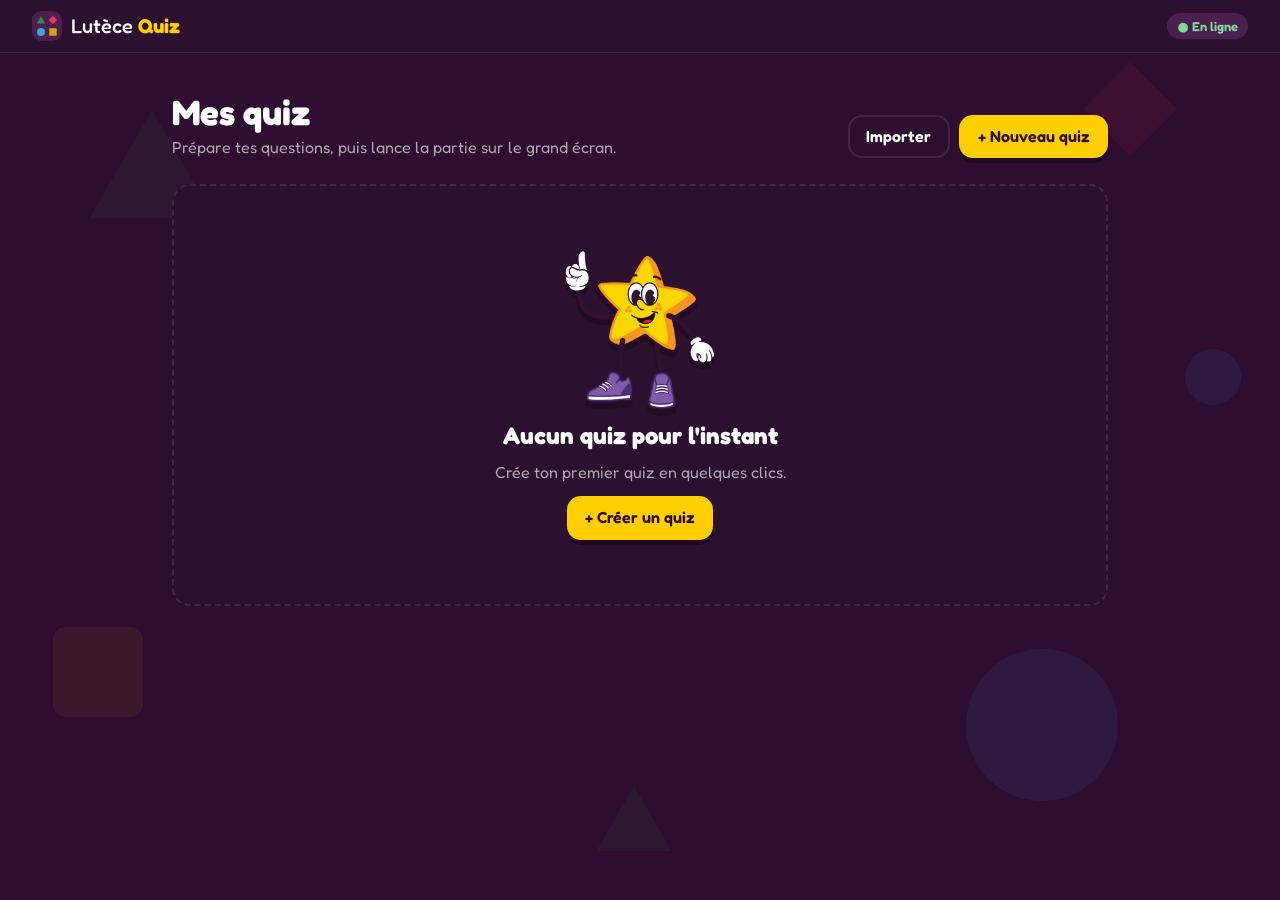
<file: index.html>
<!doctype html>
<html lang="fr">
<head>
  <meta charset="utf-8">
  <meta name="viewport" content="width=device-width,initial-scale=1">
  <title>Lutèce Quiz · Admin</title>
  <link rel="preconnect" href="https://fonts.googleapis.com">
  <link rel="preconnect" href="https://fonts.gstatic.com" crossorigin>
  <link href="https://fonts.googleapis.com/css2?family=Fredoka:wght@400;500;600;700&display=swap" rel="stylesheet">
  <style>
/* ───────────── Lutèce Quiz · flat & fun ───────────── */
:root {
  --bg: #2e0e30;
  --panel: #2c1030;
  --panel-2: #3d1842;
  --panel-3: #4b2051;
  --line: rgba(255, 255, 255, .10);
  --ink: #fff;
  --muted: rgba(255, 255, 255, .62);
  --accent: #ffcf00;
  --accent-ink: #2e0e30;
  --c-green: #2e8e43;
  --c-red: #e8384f;
  --c-blue: #3fa3e0;
  --c-gold: #cfa800;
  --r: 18px;
  --drop: 0 5px 0 rgba(0, 0, 0, .35);
}
*, *::before, *::after { box-sizing: border-box; }
html, body { margin: 0; }
body {
  min-height: 100vh;
  background: var(--bg);
  color: var(--ink);
  font-family: 'Fredoka', system-ui, sans-serif;
  font-size: 16px;
  line-height: 1.35;
  -webkit-font-smoothing: antialiased;
}
h1, h2, h3 { margin: 0; font-weight: 700; line-height: 1.1; }
p { margin: 0; }
.muted { color: var(--muted); }
.spacer { flex: 1; }
.row { display: flex; gap: .6rem; align-items: center; flex-wrap: wrap; }
.row.end { justify-content: flex-end; }
.ic { width: 1.15em; height: 1.15em; flex: none; }
.shape { width: 1em; height: 1em; flex: none; }

/* décor flottant */
.decor { position: fixed; inset: 0; overflow: hidden; pointer-events: none; z-index: 0; }
.decor span { position: absolute; opacity: .08; animation: drift 16s ease-in-out infinite alternate; }
.decor .shape { width: 100%; height: 100%; }
@keyframes drift { to { transform: translateY(-40px) rotate(30deg); } }
#app, #stage, #bar { position: relative; z-index: 1; }

/* boutons */
.btn {
  font: inherit; font-weight: 600; border: 0; border-radius: 14px;
  padding: .7em 1.15em; background: var(--panel-3); color: var(--ink);
  box-shadow: var(--drop); cursor: pointer; text-decoration: none;
  display: inline-flex; align-items: center; justify-content: center; gap: .5em;
  transition: transform .08s, box-shadow .08s, filter .15s;
}
.btn:hover { filter: brightness(1.1); }
.btn:active { transform: translateY(4px); box-shadow: 0 1px 0 rgba(0, 0, 0, .35); }
.btn.primary { background: var(--accent); color: var(--accent-ink); }
.btn.ghost { background: transparent; box-shadow: inset 0 0 0 2px var(--line); }
.btn.ghost:active { transform: none; }
.btn.sm { padding: .5em .85em; font-size: .9rem; border-radius: 12px; }
.btn.big { width: 100%; font-size: 1.3rem; padding: .85em; }
.btn:disabled { opacity: .35; pointer-events: none; }
.icon-btn {
  font: inherit; border: 0; background: transparent; color: var(--muted);
  width: 36px; height: 36px; border-radius: 10px; display: inline-grid; place-items: center; cursor: pointer;
}
.icon-btn:hover { background: var(--panel-3); color: var(--ink); }
.icon-btn:disabled { opacity: .25; pointer-events: none; }

/* champs */
input, textarea, select {
  font: inherit; color: var(--ink); background: var(--panel-2);
  border: 2px solid transparent; border-radius: 12px; padding: .65em .85em;
  outline: none; width: 100%; transition: border-color .15s;
}
input::placeholder, textarea::placeholder { color: rgba(255, 255, 255, .38); }
input:focus, textarea:focus, select:focus { border-color: var(--accent); }
textarea { resize: vertical; }
select { width: auto; padding: .4em .6em; cursor: pointer; }

/* logo */
.logo { display: inline-grid; grid-template-columns: 1fr 1fr; gap: 2px; width: 30px; height: 30px; padding: 4px; background: var(--panel-3); border-radius: 9px; flex: none; }
.logo i { display: grid; place-items: center; }
.logo .shape { width: 100%; height: 100%; }
.brand { display: flex; align-items: center; gap: .55rem; color: var(--ink); text-decoration: none; font-size: 1.25rem; font-weight: 500; }
.brand b { color: var(--accent); font-weight: 700; }

/* ═════════════ ADMIN ═════════════ */
.topbar {
  position: sticky; top: 0; z-index: 5; display: flex; align-items: center; gap: .8rem;
  padding: .7rem clamp(1rem, 3vw, 2rem); background: var(--panel); border-bottom: 1px solid var(--line);
}
.mode-pill { font-size: .8rem; font-weight: 600; padding: .35em .8em; border-radius: 99px; background: var(--panel-3); white-space: nowrap; }
.mode-pill.firebase { color: #7fdc95; }
.mode-pill.local { color: var(--accent); }
.title-input { flex: 1; max-width: 520px; font-size: 1.15rem; font-weight: 600; background: transparent; }
.title-input:hover { background: var(--panel-2); }
.save-state { font-size: .85rem; color: var(--muted); white-space: nowrap; }

.wrap { max-width: 1000px; margin: 0 auto; padding: clamp(1.2rem, 4vw, 2.5rem) clamp(1rem, 3vw, 2rem) 5rem; }
.list-head { display: flex; justify-content: space-between; align-items: flex-end; gap: 1rem; flex-wrap: wrap; margin-bottom: 1.6rem; }
.list-head h1 { font-size: 2.2rem; margin-bottom: .3rem; }

.grid { display: grid; grid-template-columns: repeat(auto-fill, minmax(280px, 1fr)); gap: 1rem; }
.qz {
  background: var(--panel); border: 1px solid var(--line); border-radius: var(--r); padding: 1.1rem;
  display: flex; flex-direction: column; gap: .55rem; box-shadow: var(--drop); transition: transform .15s;
}
.qz:hover { transform: translateY(-3px); }
.qz-band { display: flex; gap: 6px; margin-bottom: .3rem; }
.qz-band i { width: 30px; height: 30px; border-radius: 8px; display: grid; place-items: center; color: #fff; }
.qz-band .shape { width: 15px; height: 15px; }
.qz h3 { font-size: 1.3rem; overflow-wrap: anywhere; }
.qz-actions { display: flex; align-items: center; flex-wrap: wrap; gap: .4rem; margin-top: auto; padding-top: .5rem; }
.qz-tools { display: flex; gap: .1rem; margin-left: auto; }
.tag { align-self: flex-start; font-size: .78rem; font-weight: 600; padding: .25em .7em; border-radius: 99px; }
.tag.ok { background: rgba(46, 142, 67, .25); color: #7fdc95; }
.tag.warn { background: rgba(255, 207, 0, .15); color: var(--accent); }
.empty {
  text-align: center; padding: 4rem 1rem; display: grid; justify-items: center; gap: .8rem;
  background: var(--panel); border-radius: var(--r); border: 2px dashed var(--line);
}
.empty .logo { width: 64px; height: 64px; padding: 8px; border-radius: 16px; }

.editor { display: grid; gap: 1.1rem; }
.qe {
  background: var(--panel); border: 1px solid var(--line); border-left: 6px solid var(--accent);
  border-radius: var(--r); padding: 1.1rem; display: grid; gap: .85rem; box-shadow: var(--drop);
}
.qe.incomplete { border-left-color: var(--c-red); }
.qe-head { display: flex; align-items: center; gap: .6rem; flex-wrap: wrap; }
.qnum { width: 34px; height: 34px; border-radius: 10px; background: var(--accent); color: var(--accent-ink); display: grid; place-items: center; font-weight: 700; }
.qe.incomplete .qnum { background: var(--c-red); color: #fff; }
.qe-label { font-weight: 600; }
.mini { display: flex; align-items: center; gap: .3rem; font-size: .9rem; color: var(--muted); }
.mini select { font-size: .9rem; }
.tools { display: flex; }
.qe textarea { font-size: 1.15rem; font-weight: 500; }
.seg { display: inline-flex; background: var(--panel-2); border-radius: 12px; padding: 3px; gap: 3px; flex-wrap: wrap; }
.seg button {
  font: inherit; font-size: .9rem; font-weight: 500; border: 0; background: transparent; color: var(--muted);
  padding: .45em .8em; border-radius: 9px; cursor: pointer; display: inline-flex; align-items: center; gap: .4em;
}
.seg button:hover { color: var(--ink); }
.seg button.on { background: var(--accent); color: var(--accent-ink); }
.media-seg { justify-self: start; }
.media-pick { display: grid; gap: .5rem; }
.drop {
  display: flex; align-items: center; justify-content: center; gap: .6rem; padding: 1.4rem;
  border: 2px dashed rgba(255, 255, 255, .22); border-radius: 14px; color: var(--muted);
  cursor: pointer; text-align: center; transition: .15s;
}
.drop:hover, .drop.over { border-color: var(--accent); color: var(--ink); background: rgba(255, 207, 0, .06); }
.drop .ic { width: 1.6em; height: 1.6em; }
.media-prev { display: flex; gap: .8rem; align-items: center; flex-wrap: wrap; }
.mp { background: #000; border-radius: 12px; overflow: hidden; max-width: 380px; flex: 1 1 240px; min-height: 60px; display: grid; place-items: center; }
.mp img, .mp video { display: block; width: 100%; max-height: 220px; object-fit: contain; }
.mp.is-audio { background: var(--panel-2); padding: .6rem; }
.mp audio { width: 100%; }
.mp-actions { display: flex; flex-direction: column; gap: .4rem; }
.ans-head { display: flex; justify-content: space-between; align-items: center; gap: .6rem; flex-wrap: wrap; font-size: .9rem; }
.answers { display: grid; grid-template-columns: 1fr 1fr; gap: .6rem; }
.ans {
  display: flex; align-items: center; gap: .5rem; background: var(--panel-2);
  border-radius: 14px; padding: .35rem; border: 3px solid var(--c); transition: background .15s;
}
.ans-shape { width: 40px; height: 40px; border-radius: 10px; background: var(--c); color: #fff; display: grid; place-items: center; flex: none; }
.ans-shape .shape { width: 20px; height: 20px; }
.ans input { background: transparent; padding: .5em .4em; border: 0; }
.ans .check {
  flex: none; width: 38px; height: 38px; border-radius: 50%; border: 2px solid rgba(255, 255, 255, .3);
  background: transparent; color: transparent; display: grid; place-items: center; cursor: pointer;
}
.ans .check:hover { border-color: #fff; color: rgba(255, 255, 255, .5); }
.ans.is-correct { background: var(--c); }
.ans.is-correct .ans-shape { background: rgba(0, 0, 0, .18); }
.ans.is-correct .check { background: #fff; border-color: #fff; color: var(--c); }
.ans.is-correct input::placeholder { color: rgba(255, 255, 255, .7); }
.add-q {
  font: inherit; font-size: 1.05rem; font-weight: 600; padding: 1.1rem; border-radius: var(--r);
  border: 2px dashed rgba(255, 255, 255, .22); background: transparent; color: var(--muted); cursor: pointer;
}
.add-q:hover { border-color: var(--accent); color: var(--accent); }

.modal {
  border: 0; border-radius: 22px; background: var(--panel); color: var(--ink); padding: 1.6rem;
  width: min(440px, calc(100vw - 32px)); box-shadow: 0 20px 60px rgba(0, 0, 0, .5);
}
.modal::backdrop { background: rgba(20, 4, 22, .7); }
.modal form { display: grid; gap: 1rem; }
.field { display: grid; gap: .4rem; }
.field > span { font-size: .9rem; color: var(--muted); }
.stepper { display: flex; gap: .4rem; }
.stepper button { font: inherit; font-size: 1.3rem; width: 48px; flex: none; border: 0; border-radius: 12px; background: var(--panel-3); color: var(--ink); cursor: pointer; }
.stepper input { text-align: center; font-size: 1.2rem; font-weight: 600; }
.presets { display: flex; gap: .4rem; }
.chip { font: inherit; border: 0; border-radius: 99px; padding: .35em .9em; background: var(--panel-2); color: var(--ink); cursor: pointer; }
.chip:hover { background: var(--panel-3); }

.toast {
  position: fixed; left: 50%; bottom: 24px; transform: translateX(-50%); z-index: 50;
  background: var(--accent); color: var(--accent-ink); font-weight: 600; padding: .7em 1.2em;
  border-radius: 12px; box-shadow: var(--drop);
}

@media (max-width: 640px) {
  .answers { grid-template-columns: 1fr; }
  .brand span, .save-state { display: none; }
}

/* ═════════════ HOST (grand écran) ═════════════ */
body.host { height: 100vh; height: 100dvh; overflow: hidden; display: grid; grid-template-rows: minmax(0, 1fr) auto; }
#stage { padding: clamp(1rem, 2.5vw, 2.5rem); min-height: 0; display: grid; }
#bar {
  display: flex; justify-content: space-between; align-items: center; gap: 1rem;
  padding: .6rem 1.2rem; background: var(--panel); border-top: 1px solid var(--line);
}
.bar-l, .bar-r { display: flex; align-items: center; gap: .8rem; }
.bar-code { font-weight: 700; letter-spacing: .15em; color: var(--accent); font-size: 1.1rem; }
.center-msg { place-self: center; text-align: center; display: grid; gap: 1rem; justify-items: center; }

.lobby { display: grid; grid-template-columns: auto 1fr; gap: clamp(1.5rem, 3vw, 3rem); min-height: 0; }
.lobby-join {
  background: var(--panel); border: 1px solid var(--line); border-radius: 28px; box-shadow: var(--drop);
  padding: clamp(1.2rem, 2vw, 2rem); display: grid; justify-items: center; align-content: center; gap: 1rem; text-align: center;
}
.eyebrow { font-size: clamp(1rem, 1.4vw, 1.4rem); font-weight: 600; }
.qr { background: #fff; padding: 14px; border-radius: 20px; line-height: 0; }
.qr svg { width: clamp(170px, 21vw, 320px); height: auto; display: block; }
.room-code { display: flex; gap: .4rem; }
.room-code span {
  width: clamp(48px, 4.5vw, 76px); height: clamp(58px, 5.4vw, 90px); display: grid; place-items: center;
  background: var(--accent); color: var(--accent-ink); font-weight: 700; font-size: clamp(2rem, 3.4vw, 3.6rem);
  border-radius: 14px; box-shadow: var(--drop);
}
.demo-note { font-size: .9rem; color: var(--accent); display: grid; gap: .5rem; justify-items: center; max-width: 320px; }
.lobby-side { display: flex; flex-direction: column; gap: 1rem; min-height: 0; }
.lobby-title { font-size: clamp(2rem, 4.4vw, 4.6rem); }
.pcount { font-size: clamp(1.2rem, 1.8vw, 1.8rem); color: var(--muted); }
.pcount b { color: var(--ink); font-size: 1.6em; margin-right: .15em; }
.chips { display: flex; flex-wrap: wrap; gap: .6rem; align-content: flex-start; overflow: auto; padding-bottom: 8px; }
.chip-p {
  font: inherit; font-size: clamp(1rem, 1.5vw, 1.5rem); font-weight: 600; border: 0; border-radius: 99px;
  padding: .3em .9em .3em .3em; background: var(--panel-3); color: #fff; cursor: pointer; box-shadow: var(--drop);
  display: inline-flex; gap: .4em; align-items: center;
}
.chip-p .ic { width: 0; opacity: 0; transition: .15s; }
.chip-p:hover .ic { width: 1em; opacity: 1; }
.chip-p.new { animation: bounce-in .45s cubic-bezier(.3, 1.6, .5, 1); }
@keyframes bounce-in { from { transform: scale(0); } }
.waiting { font-size: clamp(1.1rem, 1.6vw, 1.6rem); color: var(--muted); animation: pulse 1.6s infinite; }
@keyframes pulse { 50% { opacity: .4; } }

.qs { display: grid; grid-template-rows: auto auto minmax(0, 1fr) auto; gap: clamp(.7rem, 1.5vw, 1.4rem); min-height: 0; }
.qs-top { display: flex; gap: .6rem; }
.pill { background: var(--panel-3); padding: .35em .9em; border-radius: 99px; font-weight: 600; font-size: clamp(.9rem, 1.1vw, 1.15rem); }
.pill.gold { background: var(--accent); color: var(--accent-ink); }
.qs-text {
  position: relative;
  background: #fff; color: var(--bg); text-align: center; padding: .55em 1em; border-radius: 22px;
  font-size: clamp(1.5rem, 3.2vw, 3.4rem); box-shadow: var(--drop); animation: drop-in .4s cubic-bezier(.3, 1.4, .5, 1);
}
@keyframes drop-in { from { transform: translateY(-20px); opacity: 0; } }
.qs-mid { display: grid; grid-template-columns: auto minmax(0, 1fr) auto; align-items: center; gap: clamp(1rem, 2vw, 2rem); min-height: 0; }
.qs-media { position: relative; height: 100%; min-height: 0; display: grid; place-items: center; }
/* l'image/vidéo est contenue dans sa zone : elle ne déborde jamais sous la question ou les réponses */
.qs-media > img, .qs-media > video, .qs-media > .star { position: absolute; inset: 0; width: 100%; height: 100%; object-fit: contain; display: block; }
.qs-media > img, .qs-media > video { border-radius: 18px; }
.qs-media > .star { animation: bob 2.4s ease-in-out infinite; padding: 2% 0; }
.qs-deco .logo { width: clamp(80px, 10vw, 150px); height: clamp(80px, 10vw, 150px); padding: 12px; gap: 6px; border-radius: 28px; animation: bob 2.4s ease-in-out infinite; }
.audio-viz { display: grid; place-items: center; }
.eq { display: flex; align-items: flex-end; gap: 10px; height: clamp(80px, 14vh, 160px); }
.eq i { width: clamp(16px, 1.8vw, 28px); border-radius: 8px; background: var(--accent); animation: eq 1s ease-in-out infinite alternate; }
.eq i:nth-child(2) { background: var(--c-red); animation-delay: -.3s; }
.eq i:nth-child(3) { background: var(--c-blue); animation-delay: -.6s; }
.eq i:nth-child(4) { background: var(--c-green); animation-delay: -.15s; }
.eq i:nth-child(5) { animation-delay: -.45s; }
@keyframes eq { from { height: 20%; } to { height: 100%; } }
.qs.revealed .eq i { animation-play-state: paused; }

.timer { position: relative; width: clamp(90px, 10vw, 150px); aspect-ratio: 1; display: grid; place-items: center; }
.timer svg { position: absolute; inset: 0; transform: rotate(-90deg); }
.timer circle { fill: none; stroke-width: 9; }
.timer .track { stroke: rgba(255, 255, 255, .12); }
.timer .prog { stroke: var(--accent); stroke-linecap: round; stroke-dasharray: 276.5; transition: stroke-dashoffset .1s linear, stroke .3s; }
.timer span { font-size: clamp(2rem, 3.6vw, 3.8rem); font-weight: 700; }
.timer.hurry .prog { stroke: var(--c-red); }
.timer.hurry span { color: var(--c-red); animation: pulse .5s infinite; }
.timer.done { opacity: .25; }
.acount { display: grid; justify-items: center; width: clamp(90px, 10vw, 150px); }
.acount b { font-size: clamp(2.4rem, 4.4vw, 4.6rem); line-height: 1; }
.acount span { color: var(--muted); }

.tiles { display: grid; grid-template-columns: 1fr 1fr; gap: clamp(.5rem, 1vw, 1rem); }
.tiles.n3 { grid-template-columns: repeat(3, 1fr); }
.tile {
  position: relative; background: var(--c); border-radius: 18px; color: #fff;
  padding: clamp(.8rem, 1.4vw, 1.4rem) clamp(1rem, 1.6vw, 1.6rem); display: flex; align-items: center; gap: 1rem;
  font-size: clamp(1.2rem, 2.1vw, 2.3rem); font-weight: 600; box-shadow: 0 6px 0 rgba(0, 0, 0, .28);
  min-height: clamp(64px, 10vh, 120px); transition: opacity .3s, transform .3s; animation: tile-in .35s backwards;
}
.tile:nth-child(2) { animation-delay: .06s; }
.tile:nth-child(3) { animation-delay: .12s; }
.tile:nth-child(4) { animation-delay: .18s; }
@keyframes tile-in { from { transform: scale(.85); opacity: 0; } }
.tile > .shape { width: 1.4em; height: 1.4em; }
.tile .ok-badge { margin-left: auto; width: 1.6em; height: 1.6em; background: #fff; color: var(--c); border-radius: 50%; display: grid; place-items: center; animation: bounce-in .4s cubic-bezier(.3, 1.6, .5, 1); }
.tile .ok-badge .ic { width: 70%; height: 70%; stroke-width: 3.5; }
.qs.revealed .tile.wrong { opacity: .22; transform: scale(.97); }

.bars { display: flex; align-items: flex-end; justify-content: center; gap: clamp(.6rem, 1.5vw, 1.6rem); height: 100%; width: 100%; max-width: 720px; }
.bar-col { flex: 1; display: flex; flex-direction: column; align-items: center; justify-content: flex-end; height: 100%; }
.bar-col b { font-size: clamp(1.4rem, 2.4vw, 2.6rem); margin-bottom: .3rem; }
.bar-fill { width: 100%; background: var(--c); border-radius: 12px 12px 0 0; height: calc(var(--h) * 70%); min-height: 8px; transform-origin: bottom; animation: grow .6s cubic-bezier(.3, 1.3, .5, 1); }
@keyframes grow { from { transform: scaleY(0); } }
.bar-shape { width: 100%; background: var(--c); border-radius: 0 0 12px 12px; display: flex; justify-content: center; align-items: center; gap: .4em; padding: .45em; color: #fff; font-size: clamp(1rem, 1.6vw, 1.6rem); box-shadow: inset 0 3px 0 rgba(0, 0, 0, .18); }
.bar-shape .ic { stroke-width: 3.5; }
.bar-col:not(.right) { opacity: .4; }

.lb { display: grid; align-content: center; justify-items: center; gap: 1.5rem; width: 100%; }
.big-title { font-size: clamp(2.4rem, 4.6vw, 4.8rem); background: #fff; color: var(--bg); padding: .15em .8em; border-radius: 20px; box-shadow: var(--drop); animation: drop-in .4s cubic-bezier(.3, 1.4, .5, 1); }
.lb-list { list-style: none; margin: 0; padding: 0; width: min(1000px, 100%); display: grid; gap: .7rem; }
.lb-list li {
  display: grid; grid-template-columns: auto 1fr auto auto; align-items: center; gap: 1.2rem;
  background: var(--panel-3); padding: .55em 1.1em; border-radius: 16px; font-size: clamp(1.3rem, 2.2vw, 2.4rem);
  font-weight: 600; box-shadow: var(--drop); animation: slide-in .45s calc(var(--i) * .08s) backwards cubic-bezier(.3, 1.3, .5, 1);
}
.lb-list li.first { background: var(--accent); color: var(--accent-ink); }
.lb-rank { width: 1.6em; height: 1.6em; border-radius: 10px; background: rgba(0, 0, 0, .2); display: grid; place-items: center; }
.lb-name { overflow: hidden; text-overflow: ellipsis; white-space: nowrap; }
.lb-name em { font-style: normal; font-size: .5em; margin-left: .7em; padding: .2em .6em; border-radius: 99px; background: rgba(255, 255, 255, .16); vertical-align: middle; }
.first .lb-name em { background: rgba(0, 0, 0, .12); }
.lb-gain { font-size: .7em; color: #7fdc95; }
.first .lb-gain { color: var(--c-green); }
@keyframes slide-in { from { transform: translateX(-60px); opacity: 0; } }

.end { display: grid; align-content: end; justify-items: center; gap: 1.5rem; width: 100%; min-height: 0; }
.podium { display: flex; align-items: flex-end; gap: clamp(.6rem, 1.5vw, 1.5rem); }
.pod { display: grid; justify-items: center; gap: .4rem; width: clamp(160px, 18vw, 280px); visibility: hidden; }
.pod-name { font-size: clamp(1.3rem, 2.4vw, 2.6rem); font-weight: 700; text-align: center; overflow-wrap: anywhere; }
.pod-score { color: var(--muted); font-size: clamp(1rem, 1.5vw, 1.5rem); }
.pod-block { width: 100%; border-radius: 18px 18px 0 0; display: grid; place-items: start center; padding-top: .5rem; font-size: clamp(2.6rem, 5vw, 5.4rem); font-weight: 700; color: #fff; box-shadow: inset 0 -10px 0 rgba(0, 0, 0, .15); }
.p1 .pod-block { height: clamp(150px, 32vh, 340px); background: var(--accent); color: var(--accent-ink); }
.p2 .pod-block { height: clamp(110px, 23vh, 250px); background: var(--c-blue); }
.p3 .pod-block { height: clamp(80px, 16vh, 180px); background: var(--c-red); }
@keyframes rise { from { transform: translateY(100%); opacity: 0; } }
.rest { list-style: none; margin: 0; padding: 0; display: flex; flex-wrap: wrap; justify-content: center; gap: .5rem; visibility: hidden; }
.rest li { background: var(--panel-3); border-radius: 12px; padding: .35em .8em; font-size: clamp(.9rem, 1.2vw, 1.2rem); }
.rest li b { color: var(--accent); margin-left: .5em; }
.confetti { position: fixed; inset: 0; pointer-events: none; overflow: hidden; z-index: 2; }
.confetti i { position: absolute; top: -30px; width: 12px; height: 18px; border-radius: 3px; animation: fall linear infinite; }
@keyframes fall { to { transform: translateY(115vh) rotate(720deg); } }

/* ═════════════ JOUEUR (mobile) ═════════════ */
body.player { min-height: 100vh; min-height: 100dvh; display: flex; flex-direction: column; transition: background .35s; }
body.player #app { flex: 1; display: flex; flex-direction: column; }
body.player[data-res="ok"] { background: var(--c-green); }
body.player[data-res="ko"] { background: var(--c-red); }
body.player[data-res] .decor { display: none; }
.join { margin: auto; width: min(380px, 100%); padding: 1.5rem; display: grid; gap: .9rem; justify-items: center; text-align: center; }
.join .logo { width: 72px; height: 72px; padding: 9px; gap: 4px; border-radius: 20px; }
.join h1 { font-size: 2.2rem; font-weight: 500; }
.join h1 b { color: var(--accent); }
.join input { text-align: center; font-size: 1.25rem; font-weight: 600; padding: .8em; }
.code-in { letter-spacing: .3em; text-transform: uppercase; }
.err { color: #ff8a9a; min-height: 1.3em; font-weight: 500; }
.p-head { display: flex; justify-content: space-between; align-items: center; gap: 1rem; padding: .8rem 1rem; background: rgba(0, 0, 0, .2); font-weight: 600; }
.p-name { overflow: hidden; text-overflow: ellipsis; white-space: nowrap; }
.p-score { background: var(--accent); color: var(--accent-ink); padding: .25em .75em; border-radius: 99px; white-space: nowrap; }
.p-center { flex: 1; display: grid; place-content: center; justify-items: center; text-align: center; gap: .8rem; padding: 1.5rem; }
.p-center h1 { font-size: 1.9rem; }
.p-center p { font-size: 1.15rem; color: rgba(255, 255, 255, .82); }
.avatar { width: 110px; height: 110px; border-radius: 30px; background: var(--c); display: grid; place-items: center; font-size: 3.4rem; font-weight: 700; box-shadow: var(--drop); animation: bounce-in .5s cubic-bezier(.3, 1.6, .5, 1); }
.dots { display: flex; gap: .5rem; margin-top: .5rem; }
.dots i { width: 12px; height: 12px; border-radius: 50%; background: var(--accent); animation: bob 1s infinite; }
.dots i:nth-child(2) { animation-delay: .15s; }
.dots i:nth-child(3) { animation-delay: .3s; }
@keyframes bob { 50% { transform: translateY(-8px); } }
.p-q { flex: 1; display: flex; flex-direction: column; gap: .7rem; padding: .8rem; }
.p-qtop { display: flex; justify-content: space-between; align-items: center; font-weight: 600; color: var(--muted); }
.p-cd { background: var(--panel-3); color: var(--ink); min-width: 2.6em; text-align: center; border-radius: 99px; padding: .1em .6em; }
.p-qtext { font-size: 1.1rem; font-weight: 500; text-align: center; }
.p-btns { flex: 1; display: grid; grid-template-columns: 1fr 1fr; gap: .7rem; }
.p-btns.n2 { grid-template-columns: 1fr; }
.p-btns.n3 button:last-child { grid-column: span 2; }
.p-btns button {
  font: inherit; border: 0; border-radius: 20px; background: var(--c); color: #fff;
  display: flex; flex-direction: column; align-items: center; justify-content: center; gap: .5rem;
  padding: .8rem; font-size: 1.05rem; font-weight: 600; box-shadow: 0 6px 0 rgba(0, 0, 0, .3);
  cursor: pointer; -webkit-tap-highlight-color: transparent; transition: transform .08s, box-shadow .08s;
}
.p-btns button:active { transform: translateY(4px) scale(.98); box-shadow: 0 2px 0 rgba(0, 0, 0, .3); }
.p-btns .shape { width: 3.2rem; height: 3.2rem; }
.p-btns span { line-height: 1.15; overflow-wrap: anywhere; }
.sent { width: 120px; height: 120px; border-radius: 30px; background: var(--c); display: grid; place-items: center; color: #fff; box-shadow: var(--drop); animation: bounce-in .45s cubic-bezier(.3, 1.6, .5, 1); }
.sent .shape { width: 56px; height: 56px; }
.res { width: 120px; height: 120px; border-radius: 50%; background: #fff; display: grid; place-items: center; animation: bounce-in .5s cubic-bezier(.3, 1.6, .5, 1); }
.res .ic { width: 64px; height: 64px; stroke-width: 3.2; }
.res.ok { color: var(--c-green); }
.res.ko { color: var(--c-red); }
.p-center .gain { font-size: 2.4rem; font-weight: 700; color: #fff; background: rgba(0, 0, 0, .18); padding: .1em .6em; border-radius: 16px; }
.p-center .streak { font-weight: 600; color: var(--accent); }
.rank-big { font-size: 5rem; font-weight: 700; color: var(--accent); line-height: 1; }
.medal { width: 120px; height: 120px; border-radius: 50%; display: grid; place-items: center; font-size: 3.4rem; font-weight: 700; box-shadow: var(--drop); animation: bounce-in .6s cubic-bezier(.3, 1.6, .5, 1); }

@media (prefers-reduced-motion: reduce) {
  *, *::before, *::after { animation-duration: .01ms !important; animation-iteration-count: 1 !important; transition-duration: .01ms !important; }
}


/* ═════════════ Mascotte, avatars & nouvelles étapes ═════════════ */
.star { display: block; height: auto; user-select: none; -webkit-user-drag: none; filter: drop-shadow(0 6px 0 rgba(0, 0, 0, .22)); }
.av { display: block; width: 1.7em; height: 1.7em; border-radius: 50%; object-fit: cover; background: var(--panel-2); flex: none; }
.row.nowrap { flex-wrap: nowrap; }
.empty-star { width: 150px; animation: bob 2.4s ease-in-out infinite; }
.msg-star { width: 160px; }

/* admin : vidéo */
.video-note { display: flex; gap: .6rem; align-items: center; font-size: .88rem; color: var(--muted); background: var(--panel-2); border-radius: 12px; padding: .6rem .8rem; }
.video-note .ic { color: var(--accent); }
.answer-media { display: grid; gap: .5rem; padding: .8rem; border: 2px dashed rgba(255, 255, 255, .14); border-radius: 14px; justify-items: start; }
.answer-media > * { width: 100%; }
.answer-media > .btn { width: auto; }
.am-label { font-weight: 600; font-size: .95rem; }

/* host : lobby */
.lobby-side { position: relative; }
.lobby-star { position: absolute; right: 0; bottom: 0; height: clamp(150px, 32vh, 320px); width: auto; animation: bob 2.4s ease-in-out infinite; pointer-events: none; }
.chips { padding-right: clamp(120px, 18vw, 260px); }

/* host : vidéo question */
.qs.video-mode { grid-template-rows: auto auto minmax(0, 1fr); }
.qs.video-mode .qs-mid, .qs.show-av .qs-mid { grid-template-columns: minmax(0, 1fr); }
.qs.video-mode .qs-media > video { border-radius: 22px; background: #000; }
.qs.show-av .timer, .qs.show-av .acount { display: none; }
.qs.show-av .qs-media > video { background: #000; }
.play-overlay { position: absolute; z-index: 2; width: 120px; height: 120px; border-radius: 50%; border: 0; background: var(--accent); color: var(--accent-ink); cursor: pointer; display: grid; place-items: center; box-shadow: var(--drop); }
.play-overlay .ic { width: 56px; height: 56px; }

/* host : classement top 10 */
.lb-head { display: flex; align-items: center; gap: 1rem; }
.lb-star { height: clamp(90px, 14vh, 150px); width: auto; }
.lb-list.two-cols { width: min(1400px, 100%); grid-template-columns: 1fr 1fr; grid-template-rows: repeat(5, auto); grid-auto-flow: column; column-gap: 1.2rem; }
.lb-list li { grid-template-columns: auto auto 1fr auto; gap: .9rem; }
.lb-list.two-cols li { font-size: clamp(1.1rem, 1.8vw, 2rem); }
.lb-av { width: 1.5em; height: 1.5em; border: 3px solid rgba(255, 255, 255, .25); }
.lb-name em { color: #7fdc95; background: transparent; padding: 0; }

/* host : podium progressif */
.end-head { display: flex; align-items: center; gap: 1rem; }
.end-star { height: clamp(90px, 14vh, 150px); width: auto; }
.end-star.cheer { animation: bounce-in .5s cubic-bezier(.3, 1.6, .5, 1), bob 1.2s .5s ease-in-out infinite; }
.pod.shown { visibility: visible; }
.pod.shown .pod-block { animation: rise .7s cubic-bezier(.3, 1.3, .5, 1) backwards; }
.pod.shown .pod-who { animation: bounce-in .5s .55s cubic-bezier(.3, 1.6, .5, 1) backwards; }
.pod-who { display: grid; justify-items: center; gap: .25rem; }
.pod-av { width: clamp(70px, 8vw, 130px); height: clamp(70px, 8vw, 130px); border: 5px solid #fff; box-shadow: var(--drop); }
.p1 .pod-av { border-color: var(--accent); width: clamp(90px, 10vw, 160px); height: clamp(90px, 10vw, 160px); }
.rest.shown { visibility: visible; animation: drop-in .5s; }
.rest li { display: flex; align-items: center; gap: .4em; }
.rest .av { width: 1.5em; height: 1.5em; }
.confetti i.b { top: 0; animation: burst ease-out forwards; animation-delay: 0s; }
@keyframes burst {
  0% { transform: translate(0, 0) rotate(0); opacity: 1; }
  55% { transform: translate(var(--dx), var(--dy)) rotate(var(--r)); opacity: 1; }
  100% { transform: translate(var(--dx), calc(var(--dy) + 70vh)) rotate(calc(var(--r) * 2)); opacity: 0; }
}

/* joueur */
.join-star { width: 150px; margin-bottom: -.4rem; animation: bob 1.4s ease-in-out infinite; }
.p-head .av { width: 34px; height: 34px; }
.p-head { justify-content: flex-start; }
.p-head .p-name { flex: 1; }
.p-qn { color: var(--muted); font-size: .9rem; }
.p-star { width: 150px; animation: bob 2.4s ease-in-out infinite; }
.p-star.sm { width: 90px; }
.p-lobby { flex: 1; display: flex; flex-direction: column; gap: 1rem; padding: 1rem; }
.p-me { display: flex; align-items: center; gap: 1rem; }
.p-me h1 { font-size: 1.5rem; }
.p-me p { color: var(--muted); margin-top: .25rem; }
.av-big { width: 96px; height: 96px; border: 4px solid var(--accent); box-shadow: var(--drop); animation: bounce-in .4s cubic-bezier(.3, 1.6, .5, 1); }
.av-grid { display: grid; grid-template-columns: repeat(5, 1fr); gap: .6rem; }
.av-grid button { border: 0; padding: 0; background: none; border-radius: 50%; cursor: pointer; aspect-ratio: 1; -webkit-tap-highlight-color: transparent; transition: transform .12s; }
.av-grid button .av { width: 100%; height: 100%; border: 3px solid transparent; opacity: .75; transition: .12s; }
.av-grid button.on { transform: scale(1.08); }
.av-grid button.on .av { border-color: var(--accent); opacity: 1; box-shadow: 0 0 0 3px rgba(255, 207, 0, .3); }
.bar-brand { font-weight: 500; } .bar-brand b { color: var(--accent); }
.net-error { position: fixed; left: 50%; top: 50%; transform: translate(-50%, -50%); z-index: 100; width: min(440px, calc(100vw - 32px)); display: grid; gap: .5rem; text-align: center; background: var(--c-red); color: #fff; padding: 1.4rem; border-radius: 20px; box-shadow: var(--drop); }
.net-error b { font-size: 1.3rem; }
.net-error small { opacity: .75; overflow-wrap: anywhere; }

/* aperçu */
.preview-pill { display: inline-flex; align-items: center; gap: .4em; background: var(--c-blue); color: #fff; font-weight: 600; font-size: .9rem; padding: .3em .8em; border-radius: 99px; }
.qnav { display: inline-flex; align-items: center; gap: .3rem; margin-left: .4rem; }
.qnav select { max-width: 260px; font-size: .9rem; }
.bar-l { flex-wrap: wrap; min-width: 0; }

/* joueur : modifier le pseudo */
.p-back { color: var(--ink); background: rgba(255, 255, 255, .08); margin: -.2rem 0; flex: none; }
.link-btn { font: inherit; font-size: .9rem; font-weight: 600; color: var(--accent); background: none; border: 0; padding: 0; margin-top: .4rem; cursor: pointer; text-decoration: underline; text-underline-offset: 3px; }

/* pastille points doubles */
.x2 {
  position: absolute; top: -.55em; right: -.35em; transform: rotate(12deg);
  display: grid; place-items: center; width: 2.4em; height: 2.4em; border-radius: 50%;
  background: var(--accent); color: var(--accent-ink); font-size: .55em; font-weight: 700; line-height: 1;
  box-shadow: var(--drop); border: 4px solid var(--bg); animation: x2-pop .5s .3s cubic-bezier(.3, 1.6, .5, 1) backwards;
}
@keyframes x2-pop { from { transform: rotate(12deg) scale(0); } }
.x2.sm { position: static; display: inline-grid; width: auto; height: auto; padding: .1em .5em; border-radius: 99px; border: 0; font-size: .85rem; box-shadow: none; transform: none; animation: none; margin-left: .3em; }

/* enchaînement automatique */
.auto-toggle { font: inherit; font-size: .85rem; font-weight: 600; display: inline-flex; align-items: center; gap: .45em; border: 0; background: transparent; color: var(--muted); cursor: pointer; padding: .3em .5em; border-radius: 10px; }
.auto-toggle:hover { background: var(--panel-3); color: var(--ink); }
.auto-toggle i { position: relative; width: 30px; height: 18px; border-radius: 99px; background: var(--panel-3); transition: background .15s; }
.auto-toggle i::after { content: ''; position: absolute; top: 3px; left: 3px; width: 12px; height: 12px; border-radius: 50%; background: #fff; transition: transform .15s; }
.auto-toggle.on { color: var(--ink); }
.auto-toggle.on i { background: var(--c-green); }
.auto-toggle.on i::after { transform: translateX(12px); }
#go.counting { background-image: linear-gradient(90deg, rgba(0, 0, 0, .14) calc(var(--p, 0) * 100%), transparent 0); }
.auto-cd { display: inline-grid; place-items: center; min-width: 1.6em; height: 1.6em; border-radius: 50%; background: var(--accent-ink); color: var(--accent); font-size: .85em; }

/* prêts à reprendre (classement provisoire) */
.ready-box { display: grid; justify-items: center; gap: .5rem; width: min(560px, 100%); background: var(--panel); border-radius: 18px; padding: .9rem 1.2rem; box-shadow: var(--drop); }
.ready-count { font-size: clamp(1.1rem, 1.6vw, 1.6rem); font-weight: 600; }
.ready-count b { color: var(--accent); font-size: 1.4em; }
.ready-track { width: 100%; height: 12px; border-radius: 99px; background: var(--panel-3); overflow: hidden; }
.ready-track i { display: block; height: 100%; background: var(--c-green); border-radius: 99px; transition: width .4s cubic-bezier(.3, 1.3, .5, 1); }
.ready-wait { color: var(--muted); font-size: clamp(.9rem, 1.1vw, 1.1rem); text-align: center; }
.ready-box.all { background: var(--c-green); animation: bounce-in .45s cubic-bezier(.3, 1.6, .5, 1); }
.ready-box.all b { font-size: clamp(1.3rem, 2vw, 2rem); }
.ready-btn { margin-top: .6rem; max-width: 320px; }
.lb { gap: 1.1rem; }

/* télécommande : menu joueur (grand écran) */
.chip-p.has-remote { box-shadow: 0 0 0 3px var(--accent), var(--drop); }
.remote-badge { display: inline-grid; place-items: center; width: 1.5em; height: 1.5em; border-radius: 50%; background: var(--accent); color: var(--accent-ink); }
.remote-badge .ic { width: .9em; height: .9em; }
.pmenu { position: fixed; z-index: 60; display: grid; gap: .35rem; min-width: 250px; padding: .7rem; background: var(--panel); border: 1px solid var(--line); border-radius: 16px; box-shadow: 0 16px 40px rgba(0, 0, 0, .5); animation: drop-in .2s; }
.pmenu b { padding: .2rem .4rem .4rem; font-size: 1.05rem; }
.pmenu button { font: inherit; font-weight: 600; display: flex; align-items: center; gap: .6rem; text-align: left; border: 0; border-radius: 10px; padding: .65rem .8rem; background: var(--panel-2); color: var(--ink); cursor: pointer; }
.pmenu button:hover { background: var(--panel-3); }
.pmenu button.danger { color: #ff8a9a; }
/* télécommande : barre sur le téléphone */
.remote-bar { position: fixed; left: 0; right: 0; bottom: 0; z-index: 20; display: flex; align-items: center; gap: .7rem; padding: .7rem .9rem calc(.7rem + env(safe-area-inset-bottom)); background: var(--panel); border-top: 2px solid var(--accent); }
.remote-ic { display: grid; place-items: center; width: 44px; height: 44px; flex: none; border-radius: 12px; background: var(--accent); color: var(--accent-ink); }
.remote-ic .ic { width: 24px; height: 24px; }
.remote-bar .btn { flex: 1; font-size: 1.05rem; padding: .75em; }
body.player.has-remote #app { padding-bottom: 76px; }
.chip-p .remote-badge .ic { width: .9em; opacity: 1; }

</style>
</head>
<body class="admin">
  <div id="app"></div>
  <script src="config.js"></script>
  <script type="module">
// js/ui.js
var COLORS = ["#2e8e43", "#e8384f", "#3fa3e0", "#cfa800"];
var SHAPES = [
  '<path d="M12 3.2 22 20.5H2z"/>',
  '<path d="M12 1.8 22.2 12 12 22.2 1.8 12z"/>',
  '<circle cx="12" cy="12" r="9.6"/>',
  '<rect x="3" y="3" width="18" height="18" rx="2.5"/>'
];
var shape = (i, cls = "") => `<svg class="shape ${cls}" viewBox="0 0 24 24" fill="currentColor" aria-hidden="true">${SHAPES[i % 4]}</svg>`;
var ic = (d) => `<svg class="ic" viewBox="0 0 24 24" fill="none" stroke="currentColor" stroke-width="2.2" stroke-linecap="round" stroke-linejoin="round" aria-hidden="true">${d}</svg>`;
var ICON = {
  trash: ic('<path d="M4 7h16M10 11v6M14 11v6M6 7l1 13h10l1-13M9 7V4h6v3"/>'),
  dup: ic('<rect x="8" y="8" width="12" height="12" rx="2"/><path d="M16 8V5a1 1 0 0 0-1-1H5a1 1 0 0 0-1 1v10a1 1 0 0 0 1 1h3"/>'),
  download: ic('<path d="M12 4v11M7 10l5 5 5-5M5 20h14"/>'),
  up: ic('<path d="M12 19V5M6 11l6-6 6 6"/>'),
  down: ic('<path d="M12 5v14M6 13l6 6 6-6"/>'),
  check: ic('<path d="M5 12.5 10 17l9-10"/>'),
  x: ic('<path d="M6 6l12 12M18 6 6 18"/>'),
  image: ic('<rect x="3" y="4" width="18" height="16" rx="2"/><circle cx="9" cy="10" r="2"/><path d="m21 16-5-5-9 9"/>'),
  video: ic('<rect x="3" y="5" width="13" height="14" rx="2"/><path d="m16 10 5-3v10l-5-3"/>'),
  audio: ic('<path d="M9 18V6l10-2v12"/><circle cx="6.5" cy="18" r="2.5"/><circle cx="16.5" cy="16" r="2.5"/>'),
  text: ic('<path d="M5 6h14M12 6v13M9 19h6"/>'),
  back: ic('<path d="M15 5l-7 7 7 7"/>'),
  next: ic('<path d="M9 5l7 7-7 7"/>'),
  play: ic('<path d="M7 5v14l11-7z" fill="currentColor"/>'),
  eye: ic('<path d="M2 12s3.6-7 10-7 10 7 10 7-3.6 7-10 7S2 12 2 12z"/><circle cx="12" cy="12" r="3"/>'),
  remote: ic('<rect x="7" y="2" width="10" height="20" rx="3"/><circle cx="12" cy="7" r="1.8"/><path d="M10 12h4M10 15.5h4M10 19h4"/>'),
  full: ic('<path d="M4 9V4h5M20 9V4h-5M4 15v5h5M20 15v5h-5"/>')
};
var esc = (s) => String(s ?? "").replace(/[&<>"']/g, (c) => ({ "&": "&amp;", "<": "&lt;", ">": "&gt;", '"': "&quot;", "'": "&#39;" })[c]);
var $ = (s, r = document) => r.querySelector(s);
var $$ = (s, r = document) => [...r.querySelectorAll(s)];
function uid(n = 10) {
  const a = "abcdefghijkmnpqrstuvwxyz23456789";
  return [...crypto.getRandomValues(new Uint8Array(n))].map((x) => a[x % a.length]).join("");
}
var star = (pose, cls = "") => `<img class="star ${cls}" src="img/star-${pose}.png" alt="" draggable="false">`;
var logo = () => `<span class="logo">${[0, 1, 2, 3].map((i) => `<i style="color:${COLORS[i]}">${shape(i)}</i>`).join("")}</span>`;
function decor() {
  if ($(".decor")) return;
  const d = document.createElement("div");
  d.className = "decor";
  const items = [[0, 6, 10, 150, 0], [1, 84, 6, 110, 3], [2, 74, 70, 190, 6], [3, 3, 68, 120, 9], [0, 46, 86, 90, 12], [2, 92, 38, 70, 4], [1, 30, 30, 60, 7]];
  d.innerHTML = items.map(([s, x, y, size, delay]) => `<span style="left:${x}%;top:${y}%;width:${size}px;height:${size}px;color:${COLORS[s]};animation-delay:-${delay}s">${shape(s)}</span>`).join("");
  document.body.prepend(d);
}
function toast(msg) {
  const t = document.createElement("div");
  t.className = "toast";
  t.textContent = msg;
  document.body.append(t);
  setTimeout(() => t.remove(), 2200);
}

// js/store.js
var dbp = null;
function open() {
  return dbp ??= new Promise((res, rej) => {
    const r = indexedDB.open("quizlive", 1);
    r.onupgradeneeded = () => {
      r.result.createObjectStore("quizzes", { keyPath: "id" });
      r.result.createObjectStore("media", { keyPath: "id" });
    };
    r.onsuccess = () => res(r.result);
    r.onerror = () => rej(r.error);
  });
}
async function tx(store, mode, fn) {
  const d = await open();
  return new Promise((res, rej) => {
    const t = d.transaction(store, mode);
    const req = fn(t.objectStore(store));
    t.oncomplete = () => res(req?.result);
    t.onerror = () => rej(t.error);
  });
}
var listQuizzes = async () => (await tx("quizzes", "readonly", (s) => s.getAll())).sort((a, b) => b.updatedAt - a.updatedAt);
var getQuiz = (id) => tx("quizzes", "readonly", (s) => s.get(id));
var saveQuiz = (q) => {
  q.updatedAt = Date.now();
  return tx("quizzes", "readwrite", (s) => s.put(q));
};
var getMedia = (id) => tx("media", "readonly", (s) => s.get(id));
var deleteMedia = (id) => tx("media", "readwrite", (s) => s.delete(id));
async function putMedia(blob) {
  const id = uid(14);
  await tx("media", "readwrite", (s) => s.put({ id, blob, type: blob.type, name: blob.name || "" }));
  return id;
}
async function deleteQuiz(id) {
  const q = await getQuiz(id);
  if (q) {
    for (const qq of q.questions) for (const k of SLOTS) if (qq[k]?.id) await deleteMedia(qq[k].id);
  }
  return tx("quizzes", "readwrite", (s) => s.delete(id));
}
var SLOTS = ["media", "answerMedia"];
var newQuestion = () => ({
  id: uid(),
  text: "",
  media: null,
  answerMedia: null,
  answers: [{ text: "" }, { text: "" }, { text: "" }, { text: "" }],
  correct: 0,
  time: 20,
  points: 1,
  tf: false
});
var newQuiz = (title, n) => ({ id: uid(), title, questions: Array.from({ length: n }, newQuestion), updatedAt: Date.now() });
function questionIssues(qq) {
  const m = [];
  if (!qq.text.trim()) m.push("texte");
  if (qq.answers.some((a) => !a.text.trim())) m.push("r\xE9ponses");
  if (qq.media && !qq.media.id && !qq.media.url) m.push("m\xE9dia");
  if (qq.answerMedia && !qq.answerMedia.id && !qq.answerMedia.url) m.push("vid\xE9o r\xE9ponse");
  return m;
}
var issues = (q) => q.questions.map((qq, i) => ({ i, m: questionIssues(qq) })).filter((x) => x.m.length);
async function mediaURL(media) {
  if (!media) return null;
  if (media.url) return media.url;
  if (media.id) {
    const m = await getMedia(media.id);
    return m ? URL.createObjectURL(m.blob) : null;
  }
  return null;
}
async function cloneMedia(qq) {
  for (const k of SLOTS) if (qq[k]?.id) {
    const m = await getMedia(qq[k].id);
    qq[k].id = m ? await putMedia(m.blob) : null;
  }
}
async function duplicateQuestion(qq) {
  const c = structuredClone(qq);
  c.id = uid();
  await cloneMedia(c);
  return c;
}
async function duplicateQuiz(q) {
  const c = structuredClone(q);
  c.id = uid();
  c.title = `${q.title} (copie)`;
  for (const qq of c.questions) {
    qq.id = uid();
    await cloneMedia(qq);
  }
  await saveQuiz(c);
  return c;
}
var toDataURL = (b) => new Promise((res, rej) => {
  const r = new FileReader();
  r.onload = () => res(r.result);
  r.onerror = rej;
  r.readAsDataURL(b);
});
async function exportQuiz(q) {
  const copy = structuredClone(q);
  for (const qq of copy.questions) {
    for (const k of SLOTS) {
      if (!qq[k]?.id) continue;
      const m = await getMedia(qq[k].id);
      if (m) qq[k].data = await toDataURL(m.blob);
      delete qq[k].id;
    }
  }
  return JSON.stringify({ format: "quizlive", version: 1, quiz: copy });
}
async function importQuiz(text) {
  const j = JSON.parse(text);
  const q = j.quiz || j;
  if (!q || !Array.isArray(q.questions)) throw new Error("Fichier invalide");
  q.id = uid();
  for (const qq of q.questions) {
    qq.id = uid();
    for (const k of SLOTS) {
      if (!qq[k]?.data) continue;
      const blob = await (await fetch(qq[k].data)).blob();
      qq[k].id = await putMedia(blob);
      delete qq[k].data;
    }
  }
  await saveQuiz(q);
  return q;
}

// js/config.js
var C = window.LUTECE_CONFIG || {};
var FIREBASE_CONFIG = C.firebase || {};
var AVATAR_COUNT = C.avatarCount || 30;

// js/net.js
var PREVIEW = new URLSearchParams(location.search).get("preview") === "1";
var MODE = PREVIEW ? "preview" : FIREBASE_CONFIG && FIREBASE_CONFIG.databaseURL ? "firebase" : "local";

// js/admin.js
decor();
var app = $("#app");
var quiz = null;
var saveTimer = null;
var urlCache = /* @__PURE__ */ new Map();
var TIMES = [5, 10, 15, 20, 30, 45, 60, 90, 120];
var POINTS = [[1, "Points normaux"], [2, "Points doubles"], [0, "Sans points"]];
var MEDIA_TYPES = [["none", "Texte seul", ICON.text], ["image", "Image", ICON.image], ["video", "Vid\xE9o", ICON.video], ["audio", "Son", ICON.audio]];
var ACCEPT = { image: "image/*", video: "video/*", audio: "audio/*" };
var LABEL = { image: "une image", video: "une vid\xE9o", audio: "un son" };
window.addEventListener("hashchange", route);
route();
async function route() {
  const m = location.hash.match(/^#\/edit\/(.+)$/);
  if (m) {
    quiz = await getQuiz(m[1]);
    if (!quiz) {
      location.hash = "";
      return;
    }
    renderEditor();
  } else {
    if (quiz) await commit();
    quiz = null;
    renderList();
  }
}
var fmtDate = (t) => new Date(t).toLocaleDateString("fr-FR", { day: "numeric", month: "short" }) + " \xE0 " + new Date(t).toLocaleTimeString("fr-FR", { hour: "2-digit", minute: "2-digit" });
var topbar = (inner) => `<header class="topbar"><a class="brand" href="#">${logo()}<span>Lut\xE8ce <b>Quiz</b></span></a>${inner}</header>`;
var modePill = () => MODE === "firebase" ? `<span class="mode-pill firebase" title="Les joueurs rejoignent depuis leur mobile">\u25CF En ligne</span>` : `<span class="mode-pill local" title="Pas de config Firebase : test dans plusieurs onglets de ce navigateur">\u25CF Mode d\xE9mo local</span>`;
async function renderList() {
  const list = await listQuizzes();
  app.innerHTML = topbar(`<span class="spacer"></span>${modePill()}`) + `
  <main class="wrap">
    <div class="list-head">
      <div><h1>Mes quiz</h1><p class="muted">Pr\xE9pare tes questions, puis lance la partie sur le grand \xE9cran.</p></div>
      <div class="row">
        <label class="btn ghost">Importer<input type="file" accept=".json,application/json" id="imp" hidden></label>
        <button class="btn primary" data-act="new">+ Nouveau quiz</button>
      </div>
    </div>
    ${list.length ? `<div class="grid">${list.map(cardHTML).join("")}</div>` : `
    <div class="empty">${star("point", "empty-star")}<h2>Aucun quiz pour l'instant</h2><p class="muted">Cr\xE9e ton premier quiz en quelques clics.</p>
      <button class="btn primary" data-act="new">+ Cr\xE9er un quiz</button></div>`}
  </main>`;
}
function cardHTML(q) {
  const n = issues(q).length;
  const nq = q.questions.length;
  return `<article class="qz" data-id="${q.id}">
    <div class="qz-band">${[0, 1, 2, 3].map((i) => `<i style="background:${COLORS[i]}">${shape(i)}</i>`).join("")}</div>
    <h3>${esc(q.title || "Sans titre")}</h3>
    <p class="muted">${nq} question${nq > 1 ? "s" : ""} \xB7 modifi\xE9 le ${fmtDate(q.updatedAt)}</p>
    ${n ? `<span class="tag warn">${n} question${n > 1 ? "s" : ""} \xE0 compl\xE9ter</span>` : `<span class="tag ok">Pr\xEAt \xE0 jouer</span>`}
    <div class="qz-actions">
      <button class="btn primary sm" data-act="launch">${ICON.play} Lancer</button>
      <button class="btn sm" data-act="edit">Modifier</button>
      <span class="qz-tools">
        <button class="icon-btn" data-act="preview" title="Aper\xE7u (sans joueurs)">${ICON.eye}</button>
        <button class="icon-btn" data-act="dup" title="Dupliquer">${ICON.dup}</button>
        <button class="icon-btn" data-act="export" title="Exporter (.json)">${ICON.download}</button>
        <button class="icon-btn" data-act="del" title="Supprimer">${ICON.trash}</button>
      </span>
    </div>
  </article>`;
}
function newQuizDialog() {
  const d = document.createElement("dialog");
  d.className = "modal";
  d.innerHTML = `<form method="dialog">
    <h2>Nouveau quiz</h2>
    <label class="field"><span>Titre</span><input name="title" required maxlength="80" placeholder="Ex. Le grand quiz de fin d'ann\xE9e" autofocus></label>
    <div class="field"><span>Nombre de questions</span>
      <div class="stepper"><button type="button" data-s="-1">\u2212</button><input name="n" type="number" min="1" max="100" value="10"><button type="button" data-s="1">+</button></div>
    </div>
    <div class="presets">${[5, 10, 15, 20].map((n2) => `<button type="button" class="chip" data-p="${n2}">${n2}</button>`).join("")}</div>
    <div class="row end"><button type="button" class="btn ghost" data-close>Annuler</button><button class="btn primary" value="ok">Cr\xE9er le quiz</button></div>
  </form>`;
  document.body.append(d);
  d.showModal();
  const n = d.querySelector("[name=n]");
  const clamp = (v) => Math.max(1, Math.min(100, Math.round(+v) || 1));
  d.addEventListener("click", (e) => {
    const t = e.target;
    if (t.dataset.s) n.value = clamp(+n.value + +t.dataset.s);
    if (t.dataset.p) n.value = t.dataset.p;
    if ("close" in t.dataset) d.close("cancel");
  });
  d.addEventListener("close", async () => {
    if (d.returnValue === "ok") {
      const q = newQuiz(d.querySelector("[name=title]").value.trim() || "Nouveau quiz", clamp(n.value));
      await saveQuiz(q);
      location.hash = `#/edit/${q.id}`;
    }
    d.remove();
  });
}
async function exportQ(id) {
  const q = await getQuiz(id);
  const blob = new Blob([await exportQuiz(q)], { type: "application/json" });
  const a = document.createElement("a");
  a.href = URL.createObjectURL(blob);
  a.download = `${(q.title || "quiz").toLowerCase().normalize("NFD").replace(/[^\w]+/g, "-").replace(/^-|-$/g, "")}.quizlive.json`;
  a.click();
  setTimeout(() => URL.revokeObjectURL(a.href), 2e3);
}
async function preview(id, q = 0) {
  if (quiz?.id === id) await commit();
  window.open(`host.html?quiz=${encodeURIComponent(id)}&preview=1&q=${q}`, "lutece-preview");
}
async function launch(id) {
  if (quiz?.id === id) await commit();
  const q = await getQuiz(id);
  const iss = issues(q);
  if (iss.length && !confirm(`${iss.length} question(s) incompl\xE8te(s) (n\xB0 ${iss.map((x) => x.i + 1).join(", ")}). Lancer quand m\xEAme ?`)) return;
  location.href = `host.html?quiz=${encodeURIComponent(id)}`;
}
function renderEditor() {
  const y = window.scrollY;
  app.innerHTML = topbar(`
    <a class="btn ghost sm" href="#">${ICON.back} Mes quiz</a>
    <input class="title-input" data-f="title" value="${esc(quiz.title)}" placeholder="Titre du quiz" aria-label="Titre du quiz" maxlength="80">
    <span class="save-state" id="ss">Enregistr\xE9</span>
    <button class="btn ghost" data-act="preview" title="Tester le quiz sans joueurs">${ICON.eye} Aper\xE7u</button>
    <button class="btn primary" data-act="launch">${ICON.play} Lancer</button>`) + `
  <main class="wrap editor">
    ${quiz.questions.map(qHTML).join("")}
    <button class="add-q" data-act="addq">+ Ajouter une question</button>
  </main>`;
  window.scrollTo(0, y);
  hydrateMedia();
}
function qHTML(qq, i) {
  const n = quiz.questions.length;
  const mt = qq.media?.type || "none";
  return `<section class="qe ${questionIssues(qq).length ? "incomplete" : ""}" data-i="${i}">
    <div class="qe-head">
      <span class="qnum">${i + 1}</span>
      <span class="qe-label">Question ${i + 1} <small class="muted">/ ${n}</small></span>
      <span class="spacer"></span>
      <label class="mini" title="Temps pour r\xE9pondre">Temps <select data-f="time">${TIMES.map((t) => `<option value="${t}" ${t === qq.time ? "selected" : ""}>${t} s</option>`).join("")}</select></label>
      <label class="mini" title="Points">
        <select data-f="points">${POINTS.map(([v, l]) => `<option value="${v}" ${v === qq.points ? "selected" : ""}>${l}</option>`).join("")}</select></label>
      <span class="tools">
        <button class="icon-btn" data-act="preview" title="Aper\xE7u \xE0 partir de cette question">${ICON.eye}</button>
        <button class="icon-btn" data-act="up" ${i === 0 ? "disabled" : ""} title="Monter">${ICON.up}</button>
        <button class="icon-btn" data-act="down" ${i === n - 1 ? "disabled" : ""} title="Descendre">${ICON.down}</button>
        <button class="icon-btn" data-act="dupq" title="Dupliquer">${ICON.dup}</button>
        <button class="icon-btn" data-act="delq" ${n === 1 ? "disabled" : ""} title="Supprimer">${ICON.trash}</button>
      </span>
    </div>
    <textarea data-f="text" rows="2" maxlength="200" placeholder="\xC9cris ta question\u2026">${esc(qq.text)}</textarea>
    <div class="seg media-seg">${MEDIA_TYPES.map(([t, l, ic2]) => `<button class="${mt === t ? "on" : ""}" data-act="mtype" data-type="${t}">${ic2}<span>${l}</span></button>`).join("")}</div>
    ${qq.media ? mediaHTML(qq.media, "media") : ""}
    ${mt === "video" ? `<div class="video-note">${ICON.video}<span>La vid\xE9o est lue en entier sur le grand \xE9cran, puis les r\xE9ponses s'affichent et le temps d\xE9marre.</span></div>
    <div class="answer-media"><span class="am-label">Vid\xE9o r\xE9ponse <small class="muted">(optionnelle, lue avant d'afficher les r\xE9sultats)</small></span>
      ${qq.answerMedia ? mediaHTML(qq.answerMedia, "answerMedia") : `<button class="btn sm ghost" data-act="addamedia">+ Ajouter une vid\xE9o r\xE9ponse</button>`}</div>` : ""}
    <div class="ans-head">
      <span class="muted">R\xE9ponses \xB7 coche la bonne</span>
      <div class="seg">${[2, 3, 4].map((k) => `<button class="${qq.answers.length === k && !qq.tf ? "on" : ""}" data-act="count" data-n="${k}">${k} choix</button>`).join("")}
        <button class="${qq.tf ? "on" : ""}" data-act="tf">Vrai / Faux</button></div>
    </div>
    <div class="answers">${qq.answers.map((a, j) => `
      <div class="ans ${qq.correct === j ? "is-correct" : ""}" style="--c:${COLORS[j]}">
        <span class="ans-shape">${shape(j)}</span>
        <input data-f="ans" data-j="${j}" value="${esc(a.text)}" maxlength="80" placeholder="R\xE9ponse ${j + 1}">
        <button class="check" data-act="correct" data-j="${j}" title="Bonne r\xE9ponse" aria-pressed="${qq.correct === j}">${ICON.check}</button>
      </div>`).join("")}
    </div>
  </section>`;
}
function mediaHTML(m, slot) {
  if (!m.id && !m.url) {
    return `<div class="media-pick" data-slot="${slot}">
      <label class="drop" data-drop>${ICON[m.type]}<span>Glisse ${LABEL[m.type]} ici ou <u>parcours tes fichiers</u></span>
        <input type="file" accept="${ACCEPT[m.type]}" data-f="file" hidden></label>
      <div class="row nowrap"><input data-f="murl" placeholder="\u2026ou colle une URL (https://\u2026)">
      ${slot === "answerMedia" ? `<button class="btn sm ghost" data-act="mremove">Annuler</button>` : ""}</div>
    </div>`;
  }
  return `<div class="media-prev" data-slot="${slot}">
    <div class="mp ${m.type === "audio" ? "is-audio" : ""}" data-media="${esc(JSON.stringify(m))}"></div>
    <div class="mp-actions">
      <label class="btn sm ghost">Remplacer<input type="file" accept="${ACCEPT[m.type]}" data-f="file" hidden></label>
      <button class="btn sm ghost" data-act="${slot === "answerMedia" ? "mremove" : "mclear"}">Retirer</button>
    </div>
  </div>`;
}
var slotOf = (el) => el.closest("[data-slot]")?.dataset.slot || "media";
async function hydrateMedia() {
  for (const el of $$(".mp[data-media]")) {
    const m = JSON.parse(el.dataset.media);
    let url = m.url;
    if (!url && m.id) {
      if (!urlCache.has(m.id)) urlCache.set(m.id, await mediaURL(m));
      url = urlCache.get(m.id);
    }
    if (!url) {
      el.innerHTML = '<span class="muted">M\xE9dia introuvable</span>';
      continue;
    }
    el.innerHTML = m.type === "image" ? `<img src="${esc(url)}" alt="">` : m.type === "video" ? `<video src="${esc(url)}" controls muted playsinline preload="metadata"></video>` : `<audio src="${esc(url)}" controls preload="metadata"></audio>`;
  }
}
function schedule() {
  const ss = $("#ss");
  if (ss) ss.textContent = "Enregistrement\u2026";
  clearTimeout(saveTimer);
  saveTimer = setTimeout(commit, 500);
}
async function commit() {
  clearTimeout(saveTimer);
  if (!quiz) return;
  await saveQuiz(quiz);
  const ss = $("#ss");
  if (ss) ss.textContent = "Enregistr\xE9 \u2713";
}
async function setFile(qq, file, slot = "media") {
  const t = (file.type || "").split("/")[0];
  if (!["image", "video", "audio"].includes(t)) return toast("Format non reconnu");
  if (slot === "answerMedia" && t !== "video") return toast("La r\xE9ponse doit \xEAtre une vid\xE9o");
  if (qq[slot]?.id) deleteMedia(qq[slot].id);
  qq[slot] = { type: t, id: await putMedia(file), url: "" };
  if (slot === "media" && t !== "video" && qq.answerMedia) {
    if (qq.answerMedia.id) deleteMedia(qq.answerMedia.id);
    qq.answerMedia = null;
  }
  await commit();
  renderEditor();
}
app.addEventListener("click", async (e) => {
  const b = e.target.closest("[data-act]");
  if (!b) return;
  const act = b.dataset.act;
  const card = b.closest("[data-id]");
  const sec = b.closest(".qe");
  const i = sec ? +sec.dataset.i : -1;
  const qq = i >= 0 ? quiz.questions[i] : null;
  switch (act) {
    case "new":
      return newQuizDialog();
    case "edit":
      location.hash = `#/edit/${card.dataset.id}`;
      return;
    case "launch":
      return launch(card ? card.dataset.id : quiz.id);
    case "preview":
      return preview(card ? card.dataset.id : quiz.id, i >= 0 ? i : 0);
    case "dup":
      await duplicateQuiz(await getQuiz(card.dataset.id));
      toast("Quiz dupliqu\xE9");
      return renderList();
    case "export":
      return exportQ(card.dataset.id);
    case "del": {
      const q = await getQuiz(card.dataset.id);
      if (confirm(`Supprimer \xAB ${q.title} \xBB ? C'est d\xE9finitif.`)) {
        await deleteQuiz(q.id);
        renderList();
      }
      return;
    }
    case "addq":
      quiz.questions.push(newQuestion());
      await commit();
      renderEditor();
      $$(".qe").at(-1).scrollIntoView({ behavior: "smooth", block: "center" });
      $$(".qe").at(-1).querySelector("textarea").focus({ preventScroll: true });
      return;
    case "up":
    case "down": {
      const j = act === "up" ? i - 1 : i + 1;
      [quiz.questions[i], quiz.questions[j]] = [quiz.questions[j], quiz.questions[i]];
      break;
    }
    case "dupq":
      quiz.questions.splice(i + 1, 0, await duplicateQuestion(qq));
      break;
    case "delq":
      if (!confirm(`Supprimer la question ${i + 1} ?`)) return;
      for (const k of SLOTS) if (qq[k]?.id) deleteMedia(qq[k].id);
      quiz.questions.splice(i, 1);
      break;
    case "mtype": {
      const t = b.dataset.type;
      if (t === "none") {
        if (qq.media?.id) deleteMedia(qq.media.id);
        qq.media = null;
      } else if (qq.media?.type !== t) {
        if (qq.media?.id) deleteMedia(qq.media.id);
        qq.media = { type: t, id: null, url: "" };
      }
      if (t !== "video" && qq.answerMedia) {
        if (qq.answerMedia.id) deleteMedia(qq.answerMedia.id);
        qq.answerMedia = null;
      }
      break;
    }
    case "addamedia":
      qq.answerMedia = { type: "video", id: null, url: "" };
      break;
    case "mremove":
      if (qq.answerMedia?.id) deleteMedia(qq.answerMedia.id);
      qq.answerMedia = null;
      break;
    case "mclear":
      if (qq.media.id) deleteMedia(qq.media.id);
      qq.media = { type: qq.media.type, id: null, url: "" };
      break;
    case "count": {
      const n = +b.dataset.n;
      if (qq.tf) {
        qq.answers = [];
        qq.tf = false;
      }
      while (qq.answers.length < n) qq.answers.push({ text: "" });
      qq.answers.length = n;
      if (qq.correct >= n) qq.correct = 0;
      break;
    }
    case "tf":
      qq.tf = true;
      qq.answers = [{ text: "Vrai" }, { text: "Faux" }];
      if (qq.correct > 1) qq.correct = 0;
      break;
    case "correct":
      qq.correct = +b.dataset.j;
      break;
    default:
      return;
  }
  await commit();
  renderEditor();
});
app.addEventListener("input", (e) => {
  const f = e.target.dataset.f;
  if (!f || !quiz) return;
  if (f === "title") {
    quiz.title = e.target.value;
    return schedule();
  }
  const sec = e.target.closest(".qe");
  if (!sec) return;
  const qq = quiz.questions[+sec.dataset.i];
  if (f === "text") qq.text = e.target.value;
  else if (f === "ans") qq.answers[+e.target.dataset.j].text = e.target.value;
  else return;
  sec.classList.toggle("incomplete", questionIssues(qq).length > 0);
  schedule();
});
app.addEventListener("change", async (e) => {
  const t = e.target;
  if (t.id === "imp" && t.files[0]) {
    try {
      const q = await importQuiz(await t.files[0].text());
      toast(`\xAB ${q.title} \xBB import\xE9`);
      renderList();
    } catch {
      toast("Fichier invalide");
    }
    return;
  }
  const f = t.dataset.f;
  const sec = t.closest(".qe");
  if (!f || !sec) return;
  const qq = quiz.questions[+sec.dataset.i];
  if (f === "time") {
    qq.time = +t.value;
    await commit();
  } else if (f === "points") {
    qq.points = +t.value;
    await commit();
  } else if (f === "file" && t.files[0]) await setFile(qq, t.files[0], slotOf(t));
  else if (f === "murl") {
    const v = t.value.trim();
    if (/^https?:\/\//.test(v)) {
      qq[slotOf(t)].url = v;
      await commit();
      renderEditor();
    } else if (v) toast("L\u2019URL doit commencer par https://");
  }
});
app.addEventListener("dragover", (e) => {
  const d = e.target.closest("[data-drop]");
  if (d) {
    e.preventDefault();
    d.classList.add("over");
  }
});
app.addEventListener("dragleave", (e) => e.target.closest("[data-drop]")?.classList.remove("over"));
app.addEventListener("drop", async (e) => {
  const d = e.target.closest("[data-drop]");
  if (!d) return;
  e.preventDefault();
  const file = e.dataTransfer.files[0];
  if (file) await setFile(quiz.questions[+d.closest(".qe").dataset.i], file, slotOf(d));
});
window.addEventListener("beforeunload", () => {
  if (quiz) saveQuiz(quiz);
});

</script>
</body>
</html>
</file>
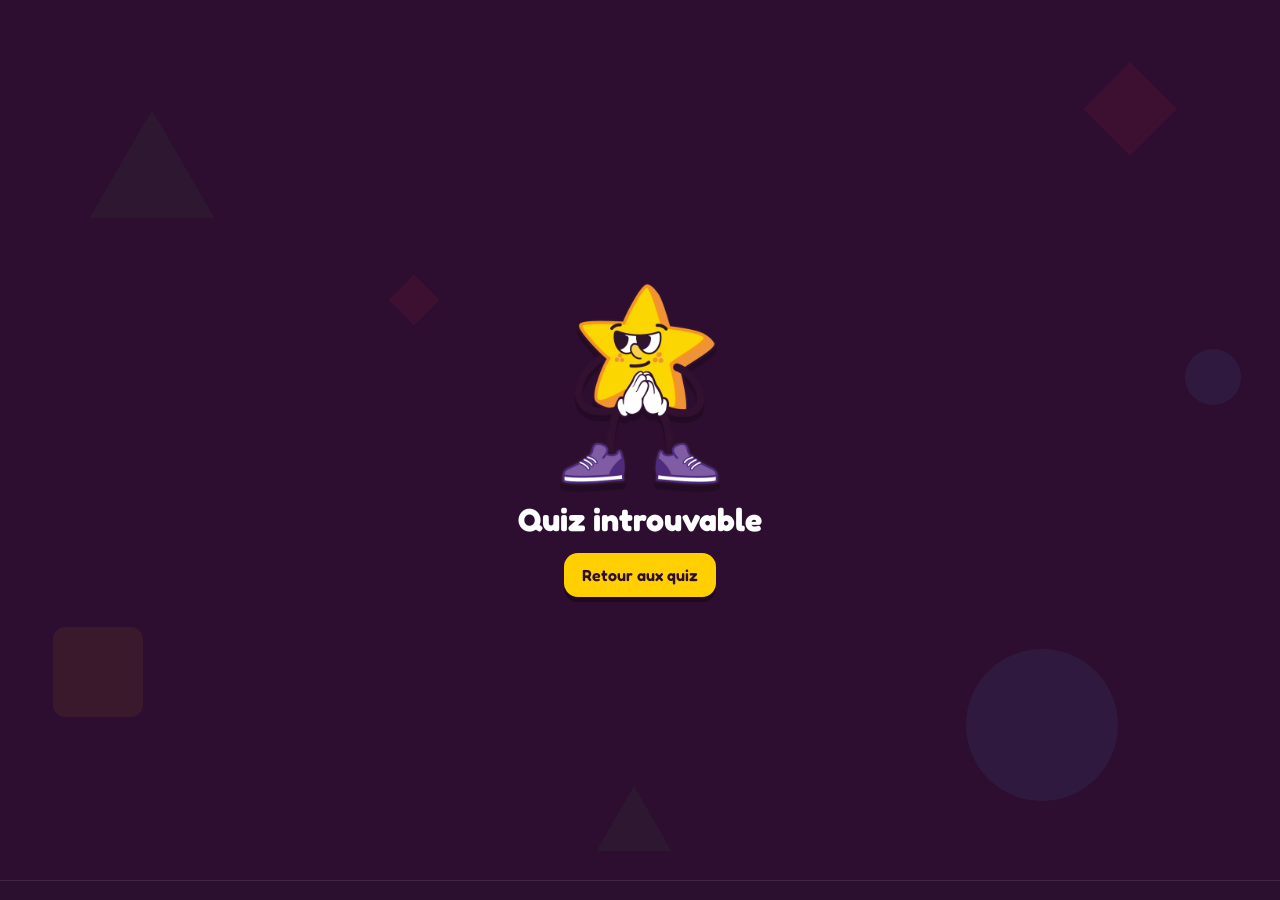
<file: host.html>
<!doctype html>
<html lang="fr">
<head>
  <meta charset="utf-8">
  <meta name="viewport" content="width=device-width,initial-scale=1">
  <title>Lutèce Quiz · Écran de jeu</title>
  <link rel="preconnect" href="https://fonts.googleapis.com">
  <link rel="preconnect" href="https://fonts.gstatic.com" crossorigin>
  <link href="https://fonts.googleapis.com/css2?family=Fredoka:wght@400;500;600;700&display=swap" rel="stylesheet">
  <style>
/* ───────────── Lutèce Quiz · flat & fun ───────────── */
:root {
  --bg: #2e0e30;
  --panel: #2c1030;
  --panel-2: #3d1842;
  --panel-3: #4b2051;
  --line: rgba(255, 255, 255, .10);
  --ink: #fff;
  --muted: rgba(255, 255, 255, .62);
  --accent: #ffcf00;
  --accent-ink: #2e0e30;
  --c-green: #2e8e43;
  --c-red: #e8384f;
  --c-blue: #3fa3e0;
  --c-gold: #cfa800;
  --r: 18px;
  --drop: 0 5px 0 rgba(0, 0, 0, .35);
}
*, *::before, *::after { box-sizing: border-box; }
html, body { margin: 0; }
body {
  min-height: 100vh;
  background: var(--bg);
  color: var(--ink);
  font-family: 'Fredoka', system-ui, sans-serif;
  font-size: 16px;
  line-height: 1.35;
  -webkit-font-smoothing: antialiased;
}
h1, h2, h3 { margin: 0; font-weight: 700; line-height: 1.1; }
p { margin: 0; }
.muted { color: var(--muted); }
.spacer { flex: 1; }
.row { display: flex; gap: .6rem; align-items: center; flex-wrap: wrap; }
.row.end { justify-content: flex-end; }
.ic { width: 1.15em; height: 1.15em; flex: none; }
.shape { width: 1em; height: 1em; flex: none; }

/* décor flottant */
.decor { position: fixed; inset: 0; overflow: hidden; pointer-events: none; z-index: 0; }
.decor span { position: absolute; opacity: .08; animation: drift 16s ease-in-out infinite alternate; }
.decor .shape { width: 100%; height: 100%; }
@keyframes drift { to { transform: translateY(-40px) rotate(30deg); } }
#app, #stage, #bar { position: relative; z-index: 1; }

/* boutons */
.btn {
  font: inherit; font-weight: 600; border: 0; border-radius: 14px;
  padding: .7em 1.15em; background: var(--panel-3); color: var(--ink);
  box-shadow: var(--drop); cursor: pointer; text-decoration: none;
  display: inline-flex; align-items: center; justify-content: center; gap: .5em;
  transition: transform .08s, box-shadow .08s, filter .15s;
}
.btn:hover { filter: brightness(1.1); }
.btn:active { transform: translateY(4px); box-shadow: 0 1px 0 rgba(0, 0, 0, .35); }
.btn.primary { background: var(--accent); color: var(--accent-ink); }
.btn.ghost { background: transparent; box-shadow: inset 0 0 0 2px var(--line); }
.btn.ghost:active { transform: none; }
.btn.sm { padding: .5em .85em; font-size: .9rem; border-radius: 12px; }
.btn.big { width: 100%; font-size: 1.3rem; padding: .85em; }
.btn:disabled { opacity: .35; pointer-events: none; }
.icon-btn {
  font: inherit; border: 0; background: transparent; color: var(--muted);
  width: 36px; height: 36px; border-radius: 10px; display: inline-grid; place-items: center; cursor: pointer;
}
.icon-btn:hover { background: var(--panel-3); color: var(--ink); }
.icon-btn:disabled { opacity: .25; pointer-events: none; }

/* champs */
input, textarea, select {
  font: inherit; color: var(--ink); background: var(--panel-2);
  border: 2px solid transparent; border-radius: 12px; padding: .65em .85em;
  outline: none; width: 100%; transition: border-color .15s;
}
input::placeholder, textarea::placeholder { color: rgba(255, 255, 255, .38); }
input:focus, textarea:focus, select:focus { border-color: var(--accent); }
textarea { resize: vertical; }
select { width: auto; padding: .4em .6em; cursor: pointer; }

/* logo */
.logo { display: inline-grid; grid-template-columns: 1fr 1fr; gap: 2px; width: 30px; height: 30px; padding: 4px; background: var(--panel-3); border-radius: 9px; flex: none; }
.logo i { display: grid; place-items: center; }
.logo .shape { width: 100%; height: 100%; }
.brand { display: flex; align-items: center; gap: .55rem; color: var(--ink); text-decoration: none; font-size: 1.25rem; font-weight: 500; }
.brand b { color: var(--accent); font-weight: 700; }

/* ═════════════ ADMIN ═════════════ */
.topbar {
  position: sticky; top: 0; z-index: 5; display: flex; align-items: center; gap: .8rem;
  padding: .7rem clamp(1rem, 3vw, 2rem); background: var(--panel); border-bottom: 1px solid var(--line);
}
.mode-pill { font-size: .8rem; font-weight: 600; padding: .35em .8em; border-radius: 99px; background: var(--panel-3); white-space: nowrap; }
.mode-pill.firebase { color: #7fdc95; }
.mode-pill.local { color: var(--accent); }
.title-input { flex: 1; max-width: 520px; font-size: 1.15rem; font-weight: 600; background: transparent; }
.title-input:hover { background: var(--panel-2); }
.save-state { font-size: .85rem; color: var(--muted); white-space: nowrap; }

.wrap { max-width: 1000px; margin: 0 auto; padding: clamp(1.2rem, 4vw, 2.5rem) clamp(1rem, 3vw, 2rem) 5rem; }
.list-head { display: flex; justify-content: space-between; align-items: flex-end; gap: 1rem; flex-wrap: wrap; margin-bottom: 1.6rem; }
.list-head h1 { font-size: 2.2rem; margin-bottom: .3rem; }

.grid { display: grid; grid-template-columns: repeat(auto-fill, minmax(280px, 1fr)); gap: 1rem; }
.qz {
  background: var(--panel); border: 1px solid var(--line); border-radius: var(--r); padding: 1.1rem;
  display: flex; flex-direction: column; gap: .55rem; box-shadow: var(--drop); transition: transform .15s;
}
.qz:hover { transform: translateY(-3px); }
.qz-band { display: flex; gap: 6px; margin-bottom: .3rem; }
.qz-band i { width: 30px; height: 30px; border-radius: 8px; display: grid; place-items: center; color: #fff; }
.qz-band .shape { width: 15px; height: 15px; }
.qz h3 { font-size: 1.3rem; overflow-wrap: anywhere; }
.qz-actions { display: flex; align-items: center; flex-wrap: wrap; gap: .4rem; margin-top: auto; padding-top: .5rem; }
.qz-tools { display: flex; gap: .1rem; margin-left: auto; }
.tag { align-self: flex-start; font-size: .78rem; font-weight: 600; padding: .25em .7em; border-radius: 99px; }
.tag.ok { background: rgba(46, 142, 67, .25); color: #7fdc95; }
.tag.warn { background: rgba(255, 207, 0, .15); color: var(--accent); }
.empty {
  text-align: center; padding: 4rem 1rem; display: grid; justify-items: center; gap: .8rem;
  background: var(--panel); border-radius: var(--r); border: 2px dashed var(--line);
}
.empty .logo { width: 64px; height: 64px; padding: 8px; border-radius: 16px; }

.editor { display: grid; gap: 1.1rem; }
.qe {
  background: var(--panel); border: 1px solid var(--line); border-left: 6px solid var(--accent);
  border-radius: var(--r); padding: 1.1rem; display: grid; gap: .85rem; box-shadow: var(--drop);
}
.qe.incomplete { border-left-color: var(--c-red); }
.qe-head { display: flex; align-items: center; gap: .6rem; flex-wrap: wrap; }
.qnum { width: 34px; height: 34px; border-radius: 10px; background: var(--accent); color: var(--accent-ink); display: grid; place-items: center; font-weight: 700; }
.qe.incomplete .qnum { background: var(--c-red); color: #fff; }
.qe-label { font-weight: 600; }
.mini { display: flex; align-items: center; gap: .3rem; font-size: .9rem; color: var(--muted); }
.mini select { font-size: .9rem; }
.tools { display: flex; }
.qe textarea { font-size: 1.15rem; font-weight: 500; }
.seg { display: inline-flex; background: var(--panel-2); border-radius: 12px; padding: 3px; gap: 3px; flex-wrap: wrap; }
.seg button {
  font: inherit; font-size: .9rem; font-weight: 500; border: 0; background: transparent; color: var(--muted);
  padding: .45em .8em; border-radius: 9px; cursor: pointer; display: inline-flex; align-items: center; gap: .4em;
}
.seg button:hover { color: var(--ink); }
.seg button.on { background: var(--accent); color: var(--accent-ink); }
.media-seg { justify-self: start; }
.media-pick { display: grid; gap: .5rem; }
.drop {
  display: flex; align-items: center; justify-content: center; gap: .6rem; padding: 1.4rem;
  border: 2px dashed rgba(255, 255, 255, .22); border-radius: 14px; color: var(--muted);
  cursor: pointer; text-align: center; transition: .15s;
}
.drop:hover, .drop.over { border-color: var(--accent); color: var(--ink); background: rgba(255, 207, 0, .06); }
.drop .ic { width: 1.6em; height: 1.6em; }
.media-prev { display: flex; gap: .8rem; align-items: center; flex-wrap: wrap; }
.mp { background: #000; border-radius: 12px; overflow: hidden; max-width: 380px; flex: 1 1 240px; min-height: 60px; display: grid; place-items: center; }
.mp img, .mp video { display: block; width: 100%; max-height: 220px; object-fit: contain; }
.mp.is-audio { background: var(--panel-2); padding: .6rem; }
.mp audio { width: 100%; }
.mp-actions { display: flex; flex-direction: column; gap: .4rem; }
.ans-head { display: flex; justify-content: space-between; align-items: center; gap: .6rem; flex-wrap: wrap; font-size: .9rem; }
.answers { display: grid; grid-template-columns: 1fr 1fr; gap: .6rem; }
.ans {
  display: flex; align-items: center; gap: .5rem; background: var(--panel-2);
  border-radius: 14px; padding: .35rem; border: 3px solid var(--c); transition: background .15s;
}
.ans-shape { width: 40px; height: 40px; border-radius: 10px; background: var(--c); color: #fff; display: grid; place-items: center; flex: none; }
.ans-shape .shape { width: 20px; height: 20px; }
.ans input { background: transparent; padding: .5em .4em; border: 0; }
.ans .check {
  flex: none; width: 38px; height: 38px; border-radius: 50%; border: 2px solid rgba(255, 255, 255, .3);
  background: transparent; color: transparent; display: grid; place-items: center; cursor: pointer;
}
.ans .check:hover { border-color: #fff; color: rgba(255, 255, 255, .5); }
.ans.is-correct { background: var(--c); }
.ans.is-correct .ans-shape { background: rgba(0, 0, 0, .18); }
.ans.is-correct .check { background: #fff; border-color: #fff; color: var(--c); }
.ans.is-correct input::placeholder { color: rgba(255, 255, 255, .7); }
.add-q {
  font: inherit; font-size: 1.05rem; font-weight: 600; padding: 1.1rem; border-radius: var(--r);
  border: 2px dashed rgba(255, 255, 255, .22); background: transparent; color: var(--muted); cursor: pointer;
}
.add-q:hover { border-color: var(--accent); color: var(--accent); }

.modal {
  border: 0; border-radius: 22px; background: var(--panel); color: var(--ink); padding: 1.6rem;
  width: min(440px, calc(100vw - 32px)); box-shadow: 0 20px 60px rgba(0, 0, 0, .5);
}
.modal::backdrop { background: rgba(20, 4, 22, .7); }
.modal form { display: grid; gap: 1rem; }
.field { display: grid; gap: .4rem; }
.field > span { font-size: .9rem; color: var(--muted); }
.stepper { display: flex; gap: .4rem; }
.stepper button { font: inherit; font-size: 1.3rem; width: 48px; flex: none; border: 0; border-radius: 12px; background: var(--panel-3); color: var(--ink); cursor: pointer; }
.stepper input { text-align: center; font-size: 1.2rem; font-weight: 600; }
.presets { display: flex; gap: .4rem; }
.chip { font: inherit; border: 0; border-radius: 99px; padding: .35em .9em; background: var(--panel-2); color: var(--ink); cursor: pointer; }
.chip:hover { background: var(--panel-3); }

.toast {
  position: fixed; left: 50%; bottom: 24px; transform: translateX(-50%); z-index: 50;
  background: var(--accent); color: var(--accent-ink); font-weight: 600; padding: .7em 1.2em;
  border-radius: 12px; box-shadow: var(--drop);
}

@media (max-width: 640px) {
  .answers { grid-template-columns: 1fr; }
  .brand span, .save-state { display: none; }
}

/* ═════════════ HOST (grand écran) ═════════════ */
body.host { height: 100vh; height: 100dvh; overflow: hidden; display: grid; grid-template-rows: minmax(0, 1fr) auto; }
#stage { padding: clamp(1rem, 2.5vw, 2.5rem); min-height: 0; display: grid; }
#bar {
  display: flex; justify-content: space-between; align-items: center; gap: 1rem;
  padding: .6rem 1.2rem; background: var(--panel); border-top: 1px solid var(--line);
}
.bar-l, .bar-r { display: flex; align-items: center; gap: .8rem; }
.bar-code { font-weight: 700; letter-spacing: .15em; color: var(--accent); font-size: 1.1rem; }
.center-msg { place-self: center; text-align: center; display: grid; gap: 1rem; justify-items: center; }

.lobby { display: grid; grid-template-columns: auto 1fr; gap: clamp(1.5rem, 3vw, 3rem); min-height: 0; }
.lobby-join {
  background: var(--panel); border: 1px solid var(--line); border-radius: 28px; box-shadow: var(--drop);
  padding: clamp(1.2rem, 2vw, 2rem); display: grid; justify-items: center; align-content: center; gap: 1rem; text-align: center;
}
.eyebrow { font-size: clamp(1rem, 1.4vw, 1.4rem); font-weight: 600; }
.qr { background: #fff; padding: 14px; border-radius: 20px; line-height: 0; }
.qr svg { width: clamp(170px, 21vw, 320px); height: auto; display: block; }
.room-code { display: flex; gap: .4rem; }
.room-code span {
  width: clamp(48px, 4.5vw, 76px); height: clamp(58px, 5.4vw, 90px); display: grid; place-items: center;
  background: var(--accent); color: var(--accent-ink); font-weight: 700; font-size: clamp(2rem, 3.4vw, 3.6rem);
  border-radius: 14px; box-shadow: var(--drop);
}
.demo-note { font-size: .9rem; color: var(--accent); display: grid; gap: .5rem; justify-items: center; max-width: 320px; }
.lobby-side { display: flex; flex-direction: column; gap: 1rem; min-height: 0; }
.lobby-title { font-size: clamp(2rem, 4.4vw, 4.6rem); }
.pcount { font-size: clamp(1.2rem, 1.8vw, 1.8rem); color: var(--muted); }
.pcount b { color: var(--ink); font-size: 1.6em; margin-right: .15em; }
.chips { display: flex; flex-wrap: wrap; gap: .6rem; align-content: flex-start; overflow: auto; padding-bottom: 8px; }
.chip-p {
  font: inherit; font-size: clamp(1rem, 1.5vw, 1.5rem); font-weight: 600; border: 0; border-radius: 99px;
  padding: .3em .9em .3em .3em; background: var(--panel-3); color: #fff; cursor: pointer; box-shadow: var(--drop);
  display: inline-flex; gap: .4em; align-items: center;
}
.chip-p .ic { width: 0; opacity: 0; transition: .15s; }
.chip-p:hover .ic { width: 1em; opacity: 1; }
.chip-p.new { animation: bounce-in .45s cubic-bezier(.3, 1.6, .5, 1); }
@keyframes bounce-in { from { transform: scale(0); } }
.waiting { font-size: clamp(1.1rem, 1.6vw, 1.6rem); color: var(--muted); animation: pulse 1.6s infinite; }
@keyframes pulse { 50% { opacity: .4; } }

.qs { display: grid; grid-template-rows: auto auto minmax(0, 1fr) auto; gap: clamp(.7rem, 1.5vw, 1.4rem); min-height: 0; }
.qs-top { display: flex; gap: .6rem; }
.pill { background: var(--panel-3); padding: .35em .9em; border-radius: 99px; font-weight: 600; font-size: clamp(.9rem, 1.1vw, 1.15rem); }
.pill.gold { background: var(--accent); color: var(--accent-ink); }
.qs-text {
  position: relative;
  background: #fff; color: var(--bg); text-align: center; padding: .55em 1em; border-radius: 22px;
  font-size: clamp(1.5rem, 3.2vw, 3.4rem); box-shadow: var(--drop); animation: drop-in .4s cubic-bezier(.3, 1.4, .5, 1);
}
@keyframes drop-in { from { transform: translateY(-20px); opacity: 0; } }
.qs-mid { display: grid; grid-template-columns: auto minmax(0, 1fr) auto; align-items: center; gap: clamp(1rem, 2vw, 2rem); min-height: 0; }
.qs-media { position: relative; height: 100%; min-height: 0; display: grid; place-items: center; }
/* l'image/vidéo est contenue dans sa zone : elle ne déborde jamais sous la question ou les réponses */
.qs-media > img, .qs-media > video, .qs-media > .star { position: absolute; inset: 0; width: 100%; height: 100%; object-fit: contain; display: block; }
.qs-media > img, .qs-media > video { border-radius: 18px; }
.qs-media > .star { animation: bob 2.4s ease-in-out infinite; padding: 2% 0; }
.qs-deco .logo { width: clamp(80px, 10vw, 150px); height: clamp(80px, 10vw, 150px); padding: 12px; gap: 6px; border-radius: 28px; animation: bob 2.4s ease-in-out infinite; }
.audio-viz { display: grid; place-items: center; }
.eq { display: flex; align-items: flex-end; gap: 10px; height: clamp(80px, 14vh, 160px); }
.eq i { width: clamp(16px, 1.8vw, 28px); border-radius: 8px; background: var(--accent); animation: eq 1s ease-in-out infinite alternate; }
.eq i:nth-child(2) { background: var(--c-red); animation-delay: -.3s; }
.eq i:nth-child(3) { background: var(--c-blue); animation-delay: -.6s; }
.eq i:nth-child(4) { background: var(--c-green); animation-delay: -.15s; }
.eq i:nth-child(5) { animation-delay: -.45s; }
@keyframes eq { from { height: 20%; } to { height: 100%; } }
.qs.revealed .eq i { animation-play-state: paused; }

.timer { position: relative; width: clamp(90px, 10vw, 150px); aspect-ratio: 1; display: grid; place-items: center; }
.timer svg { position: absolute; inset: 0; transform: rotate(-90deg); }
.timer circle { fill: none; stroke-width: 9; }
.timer .track { stroke: rgba(255, 255, 255, .12); }
.timer .prog { stroke: var(--accent); stroke-linecap: round; stroke-dasharray: 276.5; transition: stroke-dashoffset .1s linear, stroke .3s; }
.timer span { font-size: clamp(2rem, 3.6vw, 3.8rem); font-weight: 700; }
.timer.hurry .prog { stroke: var(--c-red); }
.timer.hurry span { color: var(--c-red); animation: pulse .5s infinite; }
.timer.done { opacity: .25; }
.acount { display: grid; justify-items: center; width: clamp(90px, 10vw, 150px); }
.acount b { font-size: clamp(2.4rem, 4.4vw, 4.6rem); line-height: 1; }
.acount span { color: var(--muted); }

.tiles { display: grid; grid-template-columns: 1fr 1fr; gap: clamp(.5rem, 1vw, 1rem); }
.tiles.n3 { grid-template-columns: repeat(3, 1fr); }
.tile {
  position: relative; background: var(--c); border-radius: 18px; color: #fff;
  padding: clamp(.8rem, 1.4vw, 1.4rem) clamp(1rem, 1.6vw, 1.6rem); display: flex; align-items: center; gap: 1rem;
  font-size: clamp(1.2rem, 2.1vw, 2.3rem); font-weight: 600; box-shadow: 0 6px 0 rgba(0, 0, 0, .28);
  min-height: clamp(64px, 10vh, 120px); transition: opacity .3s, transform .3s; animation: tile-in .35s backwards;
}
.tile:nth-child(2) { animation-delay: .06s; }
.tile:nth-child(3) { animation-delay: .12s; }
.tile:nth-child(4) { animation-delay: .18s; }
@keyframes tile-in { from { transform: scale(.85); opacity: 0; } }
.tile > .shape { width: 1.4em; height: 1.4em; }
.tile .ok-badge { margin-left: auto; width: 1.6em; height: 1.6em; background: #fff; color: var(--c); border-radius: 50%; display: grid; place-items: center; animation: bounce-in .4s cubic-bezier(.3, 1.6, .5, 1); }
.tile .ok-badge .ic { width: 70%; height: 70%; stroke-width: 3.5; }
.qs.revealed .tile.wrong { opacity: .22; transform: scale(.97); }

.bars { display: flex; align-items: flex-end; justify-content: center; gap: clamp(.6rem, 1.5vw, 1.6rem); height: 100%; width: 100%; max-width: 720px; }
.bar-col { flex: 1; display: flex; flex-direction: column; align-items: center; justify-content: flex-end; height: 100%; }
.bar-col b { font-size: clamp(1.4rem, 2.4vw, 2.6rem); margin-bottom: .3rem; }
.bar-fill { width: 100%; background: var(--c); border-radius: 12px 12px 0 0; height: calc(var(--h) * 70%); min-height: 8px; transform-origin: bottom; animation: grow .6s cubic-bezier(.3, 1.3, .5, 1); }
@keyframes grow { from { transform: scaleY(0); } }
.bar-shape { width: 100%; background: var(--c); border-radius: 0 0 12px 12px; display: flex; justify-content: center; align-items: center; gap: .4em; padding: .45em; color: #fff; font-size: clamp(1rem, 1.6vw, 1.6rem); box-shadow: inset 0 3px 0 rgba(0, 0, 0, .18); }
.bar-shape .ic { stroke-width: 3.5; }
.bar-col:not(.right) { opacity: .4; }

.lb { display: grid; align-content: center; justify-items: center; gap: 1.5rem; width: 100%; }
.big-title { font-size: clamp(2.4rem, 4.6vw, 4.8rem); background: #fff; color: var(--bg); padding: .15em .8em; border-radius: 20px; box-shadow: var(--drop); animation: drop-in .4s cubic-bezier(.3, 1.4, .5, 1); }
.lb-list { list-style: none; margin: 0; padding: 0; width: min(1000px, 100%); display: grid; gap: .7rem; }
.lb-list li {
  display: grid; grid-template-columns: auto 1fr auto auto; align-items: center; gap: 1.2rem;
  background: var(--panel-3); padding: .55em 1.1em; border-radius: 16px; font-size: clamp(1.3rem, 2.2vw, 2.4rem);
  font-weight: 600; box-shadow: var(--drop); animation: slide-in .45s calc(var(--i) * .08s) backwards cubic-bezier(.3, 1.3, .5, 1);
}
.lb-list li.first { background: var(--accent); color: var(--accent-ink); }
.lb-rank { width: 1.6em; height: 1.6em; border-radius: 10px; background: rgba(0, 0, 0, .2); display: grid; place-items: center; }
.lb-name { overflow: hidden; text-overflow: ellipsis; white-space: nowrap; }
.lb-name em { font-style: normal; font-size: .5em; margin-left: .7em; padding: .2em .6em; border-radius: 99px; background: rgba(255, 255, 255, .16); vertical-align: middle; }
.first .lb-name em { background: rgba(0, 0, 0, .12); }
.lb-gain { font-size: .7em; color: #7fdc95; }
.first .lb-gain { color: var(--c-green); }
@keyframes slide-in { from { transform: translateX(-60px); opacity: 0; } }

.end { display: grid; align-content: end; justify-items: center; gap: 1.5rem; width: 100%; min-height: 0; }
.podium { display: flex; align-items: flex-end; gap: clamp(.6rem, 1.5vw, 1.5rem); }
.pod { display: grid; justify-items: center; gap: .4rem; width: clamp(160px, 18vw, 280px); visibility: hidden; }
.pod-name { font-size: clamp(1.3rem, 2.4vw, 2.6rem); font-weight: 700; text-align: center; overflow-wrap: anywhere; }
.pod-score { color: var(--muted); font-size: clamp(1rem, 1.5vw, 1.5rem); }
.pod-block { width: 100%; border-radius: 18px 18px 0 0; display: grid; place-items: start center; padding-top: .5rem; font-size: clamp(2.6rem, 5vw, 5.4rem); font-weight: 700; color: #fff; box-shadow: inset 0 -10px 0 rgba(0, 0, 0, .15); }
.p1 .pod-block { height: clamp(150px, 32vh, 340px); background: var(--accent); color: var(--accent-ink); }
.p2 .pod-block { height: clamp(110px, 23vh, 250px); background: var(--c-blue); }
.p3 .pod-block { height: clamp(80px, 16vh, 180px); background: var(--c-red); }
@keyframes rise { from { transform: translateY(100%); opacity: 0; } }
.rest { list-style: none; margin: 0; padding: 0; display: flex; flex-wrap: wrap; justify-content: center; gap: .5rem; visibility: hidden; }
.rest li { background: var(--panel-3); border-radius: 12px; padding: .35em .8em; font-size: clamp(.9rem, 1.2vw, 1.2rem); }
.rest li b { color: var(--accent); margin-left: .5em; }
.confetti { position: fixed; inset: 0; pointer-events: none; overflow: hidden; z-index: 2; }
.confetti i { position: absolute; top: -30px; width: 12px; height: 18px; border-radius: 3px; animation: fall linear infinite; }
@keyframes fall { to { transform: translateY(115vh) rotate(720deg); } }

/* ═════════════ JOUEUR (mobile) ═════════════ */
body.player { min-height: 100vh; min-height: 100dvh; display: flex; flex-direction: column; transition: background .35s; }
body.player #app { flex: 1; display: flex; flex-direction: column; }
body.player[data-res="ok"] { background: var(--c-green); }
body.player[data-res="ko"] { background: var(--c-red); }
body.player[data-res] .decor { display: none; }
.join { margin: auto; width: min(380px, 100%); padding: 1.5rem; display: grid; gap: .9rem; justify-items: center; text-align: center; }
.join .logo { width: 72px; height: 72px; padding: 9px; gap: 4px; border-radius: 20px; }
.join h1 { font-size: 2.2rem; font-weight: 500; }
.join h1 b { color: var(--accent); }
.join input { text-align: center; font-size: 1.25rem; font-weight: 600; padding: .8em; }
.code-in { letter-spacing: .3em; text-transform: uppercase; }
.err { color: #ff8a9a; min-height: 1.3em; font-weight: 500; }
.p-head { display: flex; justify-content: space-between; align-items: center; gap: 1rem; padding: .8rem 1rem; background: rgba(0, 0, 0, .2); font-weight: 600; }
.p-name { overflow: hidden; text-overflow: ellipsis; white-space: nowrap; }
.p-score { background: var(--accent); color: var(--accent-ink); padding: .25em .75em; border-radius: 99px; white-space: nowrap; }
.p-center { flex: 1; display: grid; place-content: center; justify-items: center; text-align: center; gap: .8rem; padding: 1.5rem; }
.p-center h1 { font-size: 1.9rem; }
.p-center p { font-size: 1.15rem; color: rgba(255, 255, 255, .82); }
.avatar { width: 110px; height: 110px; border-radius: 30px; background: var(--c); display: grid; place-items: center; font-size: 3.4rem; font-weight: 700; box-shadow: var(--drop); animation: bounce-in .5s cubic-bezier(.3, 1.6, .5, 1); }
.dots { display: flex; gap: .5rem; margin-top: .5rem; }
.dots i { width: 12px; height: 12px; border-radius: 50%; background: var(--accent); animation: bob 1s infinite; }
.dots i:nth-child(2) { animation-delay: .15s; }
.dots i:nth-child(3) { animation-delay: .3s; }
@keyframes bob { 50% { transform: translateY(-8px); } }
.p-q { flex: 1; display: flex; flex-direction: column; gap: .7rem; padding: .8rem; }
.p-qtop { display: flex; justify-content: space-between; align-items: center; font-weight: 600; color: var(--muted); }
.p-cd { background: var(--panel-3); color: var(--ink); min-width: 2.6em; text-align: center; border-radius: 99px; padding: .1em .6em; }
.p-qtext { font-size: 1.1rem; font-weight: 500; text-align: center; }
.p-btns { flex: 1; display: grid; grid-template-columns: 1fr 1fr; gap: .7rem; }
.p-btns.n2 { grid-template-columns: 1fr; }
.p-btns.n3 button:last-child { grid-column: span 2; }
.p-btns button {
  font: inherit; border: 0; border-radius: 20px; background: var(--c); color: #fff;
  display: flex; flex-direction: column; align-items: center; justify-content: center; gap: .5rem;
  padding: .8rem; font-size: 1.05rem; font-weight: 600; box-shadow: 0 6px 0 rgba(0, 0, 0, .3);
  cursor: pointer; -webkit-tap-highlight-color: transparent; transition: transform .08s, box-shadow .08s;
}
.p-btns button:active { transform: translateY(4px) scale(.98); box-shadow: 0 2px 0 rgba(0, 0, 0, .3); }
.p-btns .shape { width: 3.2rem; height: 3.2rem; }
.p-btns span { line-height: 1.15; overflow-wrap: anywhere; }
.sent { width: 120px; height: 120px; border-radius: 30px; background: var(--c); display: grid; place-items: center; color: #fff; box-shadow: var(--drop); animation: bounce-in .45s cubic-bezier(.3, 1.6, .5, 1); }
.sent .shape { width: 56px; height: 56px; }
.res { width: 120px; height: 120px; border-radius: 50%; background: #fff; display: grid; place-items: center; animation: bounce-in .5s cubic-bezier(.3, 1.6, .5, 1); }
.res .ic { width: 64px; height: 64px; stroke-width: 3.2; }
.res.ok { color: var(--c-green); }
.res.ko { color: var(--c-red); }
.p-center .gain { font-size: 2.4rem; font-weight: 700; color: #fff; background: rgba(0, 0, 0, .18); padding: .1em .6em; border-radius: 16px; }
.p-center .streak { font-weight: 600; color: var(--accent); }
.rank-big { font-size: 5rem; font-weight: 700; color: var(--accent); line-height: 1; }
.medal { width: 120px; height: 120px; border-radius: 50%; display: grid; place-items: center; font-size: 3.4rem; font-weight: 700; box-shadow: var(--drop); animation: bounce-in .6s cubic-bezier(.3, 1.6, .5, 1); }

@media (prefers-reduced-motion: reduce) {
  *, *::before, *::after { animation-duration: .01ms !important; animation-iteration-count: 1 !important; transition-duration: .01ms !important; }
}


/* ═════════════ Mascotte, avatars & nouvelles étapes ═════════════ */
.star { display: block; height: auto; user-select: none; -webkit-user-drag: none; filter: drop-shadow(0 6px 0 rgba(0, 0, 0, .22)); }
.av { display: block; width: 1.7em; height: 1.7em; border-radius: 50%; object-fit: cover; background: var(--panel-2); flex: none; }
.row.nowrap { flex-wrap: nowrap; }
.empty-star { width: 150px; animation: bob 2.4s ease-in-out infinite; }
.msg-star { width: 160px; }

/* admin : vidéo */
.video-note { display: flex; gap: .6rem; align-items: center; font-size: .88rem; color: var(--muted); background: var(--panel-2); border-radius: 12px; padding: .6rem .8rem; }
.video-note .ic { color: var(--accent); }
.answer-media { display: grid; gap: .5rem; padding: .8rem; border: 2px dashed rgba(255, 255, 255, .14); border-radius: 14px; justify-items: start; }
.answer-media > * { width: 100%; }
.answer-media > .btn { width: auto; }
.am-label { font-weight: 600; font-size: .95rem; }

/* host : lobby */
.lobby-side { position: relative; }
.lobby-star { position: absolute; right: 0; bottom: 0; height: clamp(150px, 32vh, 320px); width: auto; animation: bob 2.4s ease-in-out infinite; pointer-events: none; }
.chips { padding-right: clamp(120px, 18vw, 260px); }

/* host : vidéo question */
.qs.video-mode { grid-template-rows: auto auto minmax(0, 1fr); }
.qs.video-mode .qs-mid, .qs.show-av .qs-mid { grid-template-columns: minmax(0, 1fr); }
.qs.video-mode .qs-media > video { border-radius: 22px; background: #000; }
.qs.show-av .timer, .qs.show-av .acount { display: none; }
.qs.show-av .qs-media > video { background: #000; }
.play-overlay { position: absolute; z-index: 2; width: 120px; height: 120px; border-radius: 50%; border: 0; background: var(--accent); color: var(--accent-ink); cursor: pointer; display: grid; place-items: center; box-shadow: var(--drop); }
.play-overlay .ic { width: 56px; height: 56px; }

/* host : classement top 10 */
.lb-head { display: flex; align-items: center; gap: 1rem; }
.lb-star { height: clamp(90px, 14vh, 150px); width: auto; }
.lb-list.two-cols { width: min(1400px, 100%); grid-template-columns: 1fr 1fr; grid-template-rows: repeat(5, auto); grid-auto-flow: column; column-gap: 1.2rem; }
.lb-list li { grid-template-columns: auto auto 1fr auto; gap: .9rem; }
.lb-list.two-cols li { font-size: clamp(1.1rem, 1.8vw, 2rem); }
.lb-av { width: 1.5em; height: 1.5em; border: 3px solid rgba(255, 255, 255, .25); }
.lb-name em { color: #7fdc95; background: transparent; padding: 0; }

/* host : podium progressif */
.end-head { display: flex; align-items: center; gap: 1rem; }
.end-star { height: clamp(90px, 14vh, 150px); width: auto; }
.end-star.cheer { animation: bounce-in .5s cubic-bezier(.3, 1.6, .5, 1), bob 1.2s .5s ease-in-out infinite; }
.pod.shown { visibility: visible; }
.pod.shown .pod-block { animation: rise .7s cubic-bezier(.3, 1.3, .5, 1) backwards; }
.pod.shown .pod-who { animation: bounce-in .5s .55s cubic-bezier(.3, 1.6, .5, 1) backwards; }
.pod-who { display: grid; justify-items: center; gap: .25rem; }
.pod-av { width: clamp(70px, 8vw, 130px); height: clamp(70px, 8vw, 130px); border: 5px solid #fff; box-shadow: var(--drop); }
.p1 .pod-av { border-color: var(--accent); width: clamp(90px, 10vw, 160px); height: clamp(90px, 10vw, 160px); }
.rest.shown { visibility: visible; animation: drop-in .5s; }
.rest li { display: flex; align-items: center; gap: .4em; }
.rest .av { width: 1.5em; height: 1.5em; }
.confetti i.b { top: 0; animation: burst ease-out forwards; animation-delay: 0s; }
@keyframes burst {
  0% { transform: translate(0, 0) rotate(0); opacity: 1; }
  55% { transform: translate(var(--dx), var(--dy)) rotate(var(--r)); opacity: 1; }
  100% { transform: translate(var(--dx), calc(var(--dy) + 70vh)) rotate(calc(var(--r) * 2)); opacity: 0; }
}

/* joueur */
.join-star { width: 150px; margin-bottom: -.4rem; animation: bob 1.4s ease-in-out infinite; }
.p-head .av { width: 34px; height: 34px; }
.p-head { justify-content: flex-start; }
.p-head .p-name { flex: 1; }
.p-qn { color: var(--muted); font-size: .9rem; }
.p-star { width: 150px; animation: bob 2.4s ease-in-out infinite; }
.p-star.sm { width: 90px; }
.p-lobby { flex: 1; display: flex; flex-direction: column; gap: 1rem; padding: 1rem; }
.p-me { display: flex; align-items: center; gap: 1rem; }
.p-me h1 { font-size: 1.5rem; }
.p-me p { color: var(--muted); margin-top: .25rem; }
.av-big { width: 96px; height: 96px; border: 4px solid var(--accent); box-shadow: var(--drop); animation: bounce-in .4s cubic-bezier(.3, 1.6, .5, 1); }
.av-grid { display: grid; grid-template-columns: repeat(5, 1fr); gap: .6rem; }
.av-grid button { border: 0; padding: 0; background: none; border-radius: 50%; cursor: pointer; aspect-ratio: 1; -webkit-tap-highlight-color: transparent; transition: transform .12s; }
.av-grid button .av { width: 100%; height: 100%; border: 3px solid transparent; opacity: .75; transition: .12s; }
.av-grid button.on { transform: scale(1.08); }
.av-grid button.on .av { border-color: var(--accent); opacity: 1; box-shadow: 0 0 0 3px rgba(255, 207, 0, .3); }
.bar-brand { font-weight: 500; } .bar-brand b { color: var(--accent); }
.net-error { position: fixed; left: 50%; top: 50%; transform: translate(-50%, -50%); z-index: 100; width: min(440px, calc(100vw - 32px)); display: grid; gap: .5rem; text-align: center; background: var(--c-red); color: #fff; padding: 1.4rem; border-radius: 20px; box-shadow: var(--drop); }
.net-error b { font-size: 1.3rem; }
.net-error small { opacity: .75; overflow-wrap: anywhere; }

/* aperçu */
.preview-pill { display: inline-flex; align-items: center; gap: .4em; background: var(--c-blue); color: #fff; font-weight: 600; font-size: .9rem; padding: .3em .8em; border-radius: 99px; }
.qnav { display: inline-flex; align-items: center; gap: .3rem; margin-left: .4rem; }
.qnav select { max-width: 260px; font-size: .9rem; }
.bar-l { flex-wrap: wrap; min-width: 0; }

/* joueur : modifier le pseudo */
.p-back { color: var(--ink); background: rgba(255, 255, 255, .08); margin: -.2rem 0; flex: none; }
.link-btn { font: inherit; font-size: .9rem; font-weight: 600; color: var(--accent); background: none; border: 0; padding: 0; margin-top: .4rem; cursor: pointer; text-decoration: underline; text-underline-offset: 3px; }

/* pastille points doubles */
.x2 {
  position: absolute; top: -.55em; right: -.35em; transform: rotate(12deg);
  display: grid; place-items: center; width: 2.4em; height: 2.4em; border-radius: 50%;
  background: var(--accent); color: var(--accent-ink); font-size: .55em; font-weight: 700; line-height: 1;
  box-shadow: var(--drop); border: 4px solid var(--bg); animation: x2-pop .5s .3s cubic-bezier(.3, 1.6, .5, 1) backwards;
}
@keyframes x2-pop { from { transform: rotate(12deg) scale(0); } }
.x2.sm { position: static; display: inline-grid; width: auto; height: auto; padding: .1em .5em; border-radius: 99px; border: 0; font-size: .85rem; box-shadow: none; transform: none; animation: none; margin-left: .3em; }

/* enchaînement automatique */
.auto-toggle { font: inherit; font-size: .85rem; font-weight: 600; display: inline-flex; align-items: center; gap: .45em; border: 0; background: transparent; color: var(--muted); cursor: pointer; padding: .3em .5em; border-radius: 10px; }
.auto-toggle:hover { background: var(--panel-3); color: var(--ink); }
.auto-toggle i { position: relative; width: 30px; height: 18px; border-radius: 99px; background: var(--panel-3); transition: background .15s; }
.auto-toggle i::after { content: ''; position: absolute; top: 3px; left: 3px; width: 12px; height: 12px; border-radius: 50%; background: #fff; transition: transform .15s; }
.auto-toggle.on { color: var(--ink); }
.auto-toggle.on i { background: var(--c-green); }
.auto-toggle.on i::after { transform: translateX(12px); }
#go.counting { background-image: linear-gradient(90deg, rgba(0, 0, 0, .14) calc(var(--p, 0) * 100%), transparent 0); }
.auto-cd { display: inline-grid; place-items: center; min-width: 1.6em; height: 1.6em; border-radius: 50%; background: var(--accent-ink); color: var(--accent); font-size: .85em; }

/* prêts à reprendre (classement provisoire) */
.ready-box { display: grid; justify-items: center; gap: .5rem; width: min(560px, 100%); background: var(--panel); border-radius: 18px; padding: .9rem 1.2rem; box-shadow: var(--drop); }
.ready-count { font-size: clamp(1.1rem, 1.6vw, 1.6rem); font-weight: 600; }
.ready-count b { color: var(--accent); font-size: 1.4em; }
.ready-track { width: 100%; height: 12px; border-radius: 99px; background: var(--panel-3); overflow: hidden; }
.ready-track i { display: block; height: 100%; background: var(--c-green); border-radius: 99px; transition: width .4s cubic-bezier(.3, 1.3, .5, 1); }
.ready-wait { color: var(--muted); font-size: clamp(.9rem, 1.1vw, 1.1rem); text-align: center; }
.ready-box.all { background: var(--c-green); animation: bounce-in .45s cubic-bezier(.3, 1.6, .5, 1); }
.ready-box.all b { font-size: clamp(1.3rem, 2vw, 2rem); }
.ready-btn { margin-top: .6rem; max-width: 320px; }
.lb { gap: 1.1rem; }

/* télécommande : menu joueur (grand écran) */
.chip-p.has-remote { box-shadow: 0 0 0 3px var(--accent), var(--drop); }
.remote-badge { display: inline-grid; place-items: center; width: 1.5em; height: 1.5em; border-radius: 50%; background: var(--accent); color: var(--accent-ink); }
.remote-badge .ic { width: .9em; height: .9em; }
.pmenu { position: fixed; z-index: 60; display: grid; gap: .35rem; min-width: 250px; padding: .7rem; background: var(--panel); border: 1px solid var(--line); border-radius: 16px; box-shadow: 0 16px 40px rgba(0, 0, 0, .5); animation: drop-in .2s; }
.pmenu b { padding: .2rem .4rem .4rem; font-size: 1.05rem; }
.pmenu button { font: inherit; font-weight: 600; display: flex; align-items: center; gap: .6rem; text-align: left; border: 0; border-radius: 10px; padding: .65rem .8rem; background: var(--panel-2); color: var(--ink); cursor: pointer; }
.pmenu button:hover { background: var(--panel-3); }
.pmenu button.danger { color: #ff8a9a; }
/* télécommande : barre sur le téléphone */
.remote-bar { position: fixed; left: 0; right: 0; bottom: 0; z-index: 20; display: flex; align-items: center; gap: .7rem; padding: .7rem .9rem calc(.7rem + env(safe-area-inset-bottom)); background: var(--panel); border-top: 2px solid var(--accent); }
.remote-ic { display: grid; place-items: center; width: 44px; height: 44px; flex: none; border-radius: 12px; background: var(--accent); color: var(--accent-ink); }
.remote-ic .ic { width: 24px; height: 24px; }
.remote-bar .btn { flex: 1; font-size: 1.05rem; padding: .75em; }
body.player.has-remote #app { padding-bottom: 76px; }
.chip-p .remote-badge .ic { width: .9em; opacity: 1; }

</style>
  <script>
//---------------------------------------------------------------------
//
// QR Code Generator for JavaScript
//
// Copyright (c) 2009 Kazuhiko Arase
//
// URL: http://www.d-project.com/
//
// Licensed under the MIT license:
//  http://www.opensource.org/licenses/mit-license.php
//
// The word 'QR Code' is registered trademark of
// DENSO WAVE INCORPORATED
//  http://www.denso-wave.com/qrcode/faqpatent-e.html
//
//---------------------------------------------------------------------

var qrcode = function() {

  //---------------------------------------------------------------------
  // qrcode
  //---------------------------------------------------------------------

  /**
   * qrcode
   * @param typeNumber 1 to 40
   * @param errorCorrectionLevel 'L','M','Q','H'
   */
  var qrcode = function(typeNumber, errorCorrectionLevel) {

    var PAD0 = 0xEC;
    var PAD1 = 0x11;

    var _typeNumber = typeNumber;
    var _errorCorrectionLevel = QRErrorCorrectionLevel[errorCorrectionLevel];
    var _modules = null;
    var _moduleCount = 0;
    var _dataCache = null;
    var _dataList = [];

    var _this = {};

    var makeImpl = function(test, maskPattern) {

      _moduleCount = _typeNumber * 4 + 17;
      _modules = function(moduleCount) {
        var modules = new Array(moduleCount);
        for (var row = 0; row < moduleCount; row += 1) {
          modules[row] = new Array(moduleCount);
          for (var col = 0; col < moduleCount; col += 1) {
            modules[row][col] = null;
          }
        }
        return modules;
      }(_moduleCount);

      setupPositionProbePattern(0, 0);
      setupPositionProbePattern(_moduleCount - 7, 0);
      setupPositionProbePattern(0, _moduleCount - 7);
      setupPositionAdjustPattern();
      setupTimingPattern();
      setupTypeInfo(test, maskPattern);

      if (_typeNumber >= 7) {
        setupTypeNumber(test);
      }

      if (_dataCache == null) {
        _dataCache = createData(_typeNumber, _errorCorrectionLevel, _dataList);
      }

      mapData(_dataCache, maskPattern);
    };

    var setupPositionProbePattern = function(row, col) {

      for (var r = -1; r <= 7; r += 1) {

        if (row + r <= -1 || _moduleCount <= row + r) continue;

        for (var c = -1; c <= 7; c += 1) {

          if (col + c <= -1 || _moduleCount <= col + c) continue;

          if ( (0 <= r && r <= 6 && (c == 0 || c == 6) )
              || (0 <= c && c <= 6 && (r == 0 || r == 6) )
              || (2 <= r && r <= 4 && 2 <= c && c <= 4) ) {
            _modules[row + r][col + c] = true;
          } else {
            _modules[row + r][col + c] = false;
          }
        }
      }
    };

    var getBestMaskPattern = function() {

      var minLostPoint = 0;
      var pattern = 0;

      for (var i = 0; i < 8; i += 1) {

        makeImpl(true, i);

        var lostPoint = QRUtil.getLostPoint(_this);

        if (i == 0 || minLostPoint > lostPoint) {
          minLostPoint = lostPoint;
          pattern = i;
        }
      }

      return pattern;
    };

    var setupTimingPattern = function() {

      for (var r = 8; r < _moduleCount - 8; r += 1) {
        if (_modules[r][6] != null) {
          continue;
        }
        _modules[r][6] = (r % 2 == 0);
      }

      for (var c = 8; c < _moduleCount - 8; c += 1) {
        if (_modules[6][c] != null) {
          continue;
        }
        _modules[6][c] = (c % 2 == 0);
      }
    };

    var setupPositionAdjustPattern = function() {

      var pos = QRUtil.getPatternPosition(_typeNumber);

      for (var i = 0; i < pos.length; i += 1) {

        for (var j = 0; j < pos.length; j += 1) {

          var row = pos[i];
          var col = pos[j];

          if (_modules[row][col] != null) {
            continue;
          }

          for (var r = -2; r <= 2; r += 1) {

            for (var c = -2; c <= 2; c += 1) {

              if (r == -2 || r == 2 || c == -2 || c == 2
                  || (r == 0 && c == 0) ) {
                _modules[row + r][col + c] = true;
              } else {
                _modules[row + r][col + c] = false;
              }
            }
          }
        }
      }
    };

    var setupTypeNumber = function(test) {

      var bits = QRUtil.getBCHTypeNumber(_typeNumber);

      for (var i = 0; i < 18; i += 1) {
        var mod = (!test && ( (bits >> i) & 1) == 1);
        _modules[Math.floor(i / 3)][i % 3 + _moduleCount - 8 - 3] = mod;
      }

      for (var i = 0; i < 18; i += 1) {
        var mod = (!test && ( (bits >> i) & 1) == 1);
        _modules[i % 3 + _moduleCount - 8 - 3][Math.floor(i / 3)] = mod;
      }
    };

    var setupTypeInfo = function(test, maskPattern) {

      var data = (_errorCorrectionLevel << 3) | maskPattern;
      var bits = QRUtil.getBCHTypeInfo(data);

      // vertical
      for (var i = 0; i < 15; i += 1) {

        var mod = (!test && ( (bits >> i) & 1) == 1);

        if (i < 6) {
          _modules[i][8] = mod;
        } else if (i < 8) {
          _modules[i + 1][8] = mod;
        } else {
          _modules[_moduleCount - 15 + i][8] = mod;
        }
      }

      // horizontal
      for (var i = 0; i < 15; i += 1) {

        var mod = (!test && ( (bits >> i) & 1) == 1);

        if (i < 8) {
          _modules[8][_moduleCount - i - 1] = mod;
        } else if (i < 9) {
          _modules[8][15 - i - 1 + 1] = mod;
        } else {
          _modules[8][15 - i - 1] = mod;
        }
      }

      // fixed module
      _modules[_moduleCount - 8][8] = (!test);
    };

    var mapData = function(data, maskPattern) {

      var inc = -1;
      var row = _moduleCount - 1;
      var bitIndex = 7;
      var byteIndex = 0;
      var maskFunc = QRUtil.getMaskFunction(maskPattern);

      for (var col = _moduleCount - 1; col > 0; col -= 2) {

        if (col == 6) col -= 1;

        while (true) {

          for (var c = 0; c < 2; c += 1) {

            if (_modules[row][col - c] == null) {

              var dark = false;

              if (byteIndex < data.length) {
                dark = ( ( (data[byteIndex] >>> bitIndex) & 1) == 1);
              }

              var mask = maskFunc(row, col - c);

              if (mask) {
                dark = !dark;
              }

              _modules[row][col - c] = dark;
              bitIndex -= 1;

              if (bitIndex == -1) {
                byteIndex += 1;
                bitIndex = 7;
              }
            }
          }

          row += inc;

          if (row < 0 || _moduleCount <= row) {
            row -= inc;
            inc = -inc;
            break;
          }
        }
      }
    };

    var createBytes = function(buffer, rsBlocks) {

      var offset = 0;

      var maxDcCount = 0;
      var maxEcCount = 0;

      var dcdata = new Array(rsBlocks.length);
      var ecdata = new Array(rsBlocks.length);

      for (var r = 0; r < rsBlocks.length; r += 1) {

        var dcCount = rsBlocks[r].dataCount;
        var ecCount = rsBlocks[r].totalCount - dcCount;

        maxDcCount = Math.max(maxDcCount, dcCount);
        maxEcCount = Math.max(maxEcCount, ecCount);

        dcdata[r] = new Array(dcCount);

        for (var i = 0; i < dcdata[r].length; i += 1) {
          dcdata[r][i] = 0xff & buffer.getBuffer()[i + offset];
        }
        offset += dcCount;

        var rsPoly = QRUtil.getErrorCorrectPolynomial(ecCount);
        var rawPoly = qrPolynomial(dcdata[r], rsPoly.getLength() - 1);

        var modPoly = rawPoly.mod(rsPoly);
        ecdata[r] = new Array(rsPoly.getLength() - 1);
        for (var i = 0; i < ecdata[r].length; i += 1) {
          var modIndex = i + modPoly.getLength() - ecdata[r].length;
          ecdata[r][i] = (modIndex >= 0)? modPoly.getAt(modIndex) : 0;
        }
      }

      var totalCodeCount = 0;
      for (var i = 0; i < rsBlocks.length; i += 1) {
        totalCodeCount += rsBlocks[i].totalCount;
      }

      var data = new Array(totalCodeCount);
      var index = 0;

      for (var i = 0; i < maxDcCount; i += 1) {
        for (var r = 0; r < rsBlocks.length; r += 1) {
          if (i < dcdata[r].length) {
            data[index] = dcdata[r][i];
            index += 1;
          }
        }
      }

      for (var i = 0; i < maxEcCount; i += 1) {
        for (var r = 0; r < rsBlocks.length; r += 1) {
          if (i < ecdata[r].length) {
            data[index] = ecdata[r][i];
            index += 1;
          }
        }
      }

      return data;
    };

    var createData = function(typeNumber, errorCorrectionLevel, dataList) {

      var rsBlocks = QRRSBlock.getRSBlocks(typeNumber, errorCorrectionLevel);

      var buffer = qrBitBuffer();

      for (var i = 0; i < dataList.length; i += 1) {
        var data = dataList[i];
        buffer.put(data.getMode(), 4);
        buffer.put(data.getLength(), QRUtil.getLengthInBits(data.getMode(), typeNumber) );
        data.write(buffer);
      }

      // calc num max data.
      var totalDataCount = 0;
      for (var i = 0; i < rsBlocks.length; i += 1) {
        totalDataCount += rsBlocks[i].dataCount;
      }

      if (buffer.getLengthInBits() > totalDataCount * 8) {
        throw 'code length overflow. ('
          + buffer.getLengthInBits()
          + '>'
          + totalDataCount * 8
          + ')';
      }

      // end code
      if (buffer.getLengthInBits() + 4 <= totalDataCount * 8) {
        buffer.put(0, 4);
      }

      // padding
      while (buffer.getLengthInBits() % 8 != 0) {
        buffer.putBit(false);
      }

      // padding
      while (true) {

        if (buffer.getLengthInBits() >= totalDataCount * 8) {
          break;
        }
        buffer.put(PAD0, 8);

        if (buffer.getLengthInBits() >= totalDataCount * 8) {
          break;
        }
        buffer.put(PAD1, 8);
      }

      return createBytes(buffer, rsBlocks);
    };

    _this.addData = function(data, mode) {

      mode = mode || 'Byte';

      var newData = null;

      switch(mode) {
      case 'Numeric' :
        newData = qrNumber(data);
        break;
      case 'Alphanumeric' :
        newData = qrAlphaNum(data);
        break;
      case 'Byte' :
        newData = qr8BitByte(data);
        break;
      case 'Kanji' :
        newData = qrKanji(data);
        break;
      default :
        throw 'mode:' + mode;
      }

      _dataList.push(newData);
      _dataCache = null;
    };

    _this.isDark = function(row, col) {
      if (row < 0 || _moduleCount <= row || col < 0 || _moduleCount <= col) {
        throw row + ',' + col;
      }
      return _modules[row][col];
    };

    _this.getModuleCount = function() {
      return _moduleCount;
    };

    _this.make = function() {
      if (_typeNumber < 1) {
        var typeNumber = 1;

        for (; typeNumber < 40; typeNumber++) {
          var rsBlocks = QRRSBlock.getRSBlocks(typeNumber, _errorCorrectionLevel);
          var buffer = qrBitBuffer();

          for (var i = 0; i < _dataList.length; i++) {
            var data = _dataList[i];
            buffer.put(data.getMode(), 4);
            buffer.put(data.getLength(), QRUtil.getLengthInBits(data.getMode(), typeNumber) );
            data.write(buffer);
          }

          var totalDataCount = 0;
          for (var i = 0; i < rsBlocks.length; i++) {
            totalDataCount += rsBlocks[i].dataCount;
          }

          if (buffer.getLengthInBits() <= totalDataCount * 8) {
            break;
          }
        }

        _typeNumber = typeNumber;
      }

      makeImpl(false, getBestMaskPattern() );
    };

    _this.createTableTag = function(cellSize, margin) {

      cellSize = cellSize || 2;
      margin = (typeof margin == 'undefined')? cellSize * 4 : margin;

      var qrHtml = '';

      qrHtml += '<table style="';
      qrHtml += ' border-width: 0px; border-style: none;';
      qrHtml += ' border-collapse: collapse;';
      qrHtml += ' padding: 0px; margin: ' + margin + 'px;';
      qrHtml += '">';
      qrHtml += '<tbody>';

      for (var r = 0; r < _this.getModuleCount(); r += 1) {

        qrHtml += '<tr>';

        for (var c = 0; c < _this.getModuleCount(); c += 1) {
          qrHtml += '<td style="';
          qrHtml += ' border-width: 0px; border-style: none;';
          qrHtml += ' border-collapse: collapse;';
          qrHtml += ' padding: 0px; margin: 0px;';
          qrHtml += ' width: ' + cellSize + 'px;';
          qrHtml += ' height: ' + cellSize + 'px;';
          qrHtml += ' background-color: ';
          qrHtml += _this.isDark(r, c)? '#000000' : '#ffffff';
          qrHtml += ';';
          qrHtml += '"/>';
        }

        qrHtml += '</tr>';
      }

      qrHtml += '</tbody>';
      qrHtml += '</table>';

      return qrHtml;
    };

    _this.createSvgTag = function(cellSize, margin, alt, title) {

      var opts = {};
      if (typeof arguments[0] == 'object') {
        // Called by options.
        opts = arguments[0];
        // overwrite cellSize and margin.
        cellSize = opts.cellSize;
        margin = opts.margin;
        alt = opts.alt;
        title = opts.title;
      }

      cellSize = cellSize || 2;
      margin = (typeof margin == 'undefined')? cellSize * 4 : margin;

      // Compose alt property surrogate
      alt = (typeof alt === 'string') ? {text: alt} : alt || {};
      alt.text = alt.text || null;
      alt.id = (alt.text) ? alt.id || 'qrcode-description' : null;

      // Compose title property surrogate
      title = (typeof title === 'string') ? {text: title} : title || {};
      title.text = title.text || null;
      title.id = (title.text) ? title.id || 'qrcode-title' : null;

      var size = _this.getModuleCount() * cellSize + margin * 2;
      var c, mc, r, mr, qrSvg='', rect;

      rect = 'l' + cellSize + ',0 0,' + cellSize +
        ' -' + cellSize + ',0 0,-' + cellSize + 'z ';

      qrSvg += '<svg version="1.1" xmlns="http://www.w3.org/2000/svg"';
      qrSvg += !opts.scalable ? ' width="' + size + 'px" height="' + size + 'px"' : '';
      qrSvg += ' viewBox="0 0 ' + size + ' ' + size + '" ';
      qrSvg += ' preserveAspectRatio="xMinYMin meet"';
      qrSvg += (title.text || alt.text) ? ' role="img" aria-labelledby="' +
          escapeXml([title.id, alt.id].join(' ').trim() ) + '"' : '';
      qrSvg += '>';
      qrSvg += (title.text) ? '<title id="' + escapeXml(title.id) + '">' +
          escapeXml(title.text) + '</title>' : '';
      qrSvg += (alt.text) ? '<description id="' + escapeXml(alt.id) + '">' +
          escapeXml(alt.text) + '</description>' : '';
      qrSvg += '<rect width="100%" height="100%" fill="white" cx="0" cy="0"/>';
      qrSvg += '<path d="';

      for (r = 0; r < _this.getModuleCount(); r += 1) {
        mr = r * cellSize + margin;
        for (c = 0; c < _this.getModuleCount(); c += 1) {
          if (_this.isDark(r, c) ) {
            mc = c*cellSize+margin;
            qrSvg += 'M' + mc + ',' + mr + rect;
          }
        }
      }

      qrSvg += '" stroke="transparent" fill="black"/>';
      qrSvg += '</svg>';

      return qrSvg;
    };

    _this.createDataURL = function(cellSize, margin) {

      cellSize = cellSize || 2;
      margin = (typeof margin == 'undefined')? cellSize * 4 : margin;

      var size = _this.getModuleCount() * cellSize + margin * 2;
      var min = margin;
      var max = size - margin;

      return createDataURL(size, size, function(x, y) {
        if (min <= x && x < max && min <= y && y < max) {
          var c = Math.floor( (x - min) / cellSize);
          var r = Math.floor( (y - min) / cellSize);
          return _this.isDark(r, c)? 0 : 1;
        } else {
          return 1;
        }
      } );
    };

    _this.createImgTag = function(cellSize, margin, alt) {

      cellSize = cellSize || 2;
      margin = (typeof margin == 'undefined')? cellSize * 4 : margin;

      var size = _this.getModuleCount() * cellSize + margin * 2;

      var img = '';
      img += '<img';
      img += '\u0020src="';
      img += _this.createDataURL(cellSize, margin);
      img += '"';
      img += '\u0020width="';
      img += size;
      img += '"';
      img += '\u0020height="';
      img += size;
      img += '"';
      if (alt) {
        img += '\u0020alt="';
        img += escapeXml(alt);
        img += '"';
      }
      img += '/>';

      return img;
    };

    var escapeXml = function(s) {
      var escaped = '';
      for (var i = 0; i < s.length; i += 1) {
        var c = s.charAt(i);
        switch(c) {
        case '<': escaped += '&lt;'; break;
        case '>': escaped += '&gt;'; break;
        case '&': escaped += '&amp;'; break;
        case '"': escaped += '&quot;'; break;
        default : escaped += c; break;
        }
      }
      return escaped;
    };

    var _createHalfASCII = function(margin) {
      var cellSize = 1;
      margin = (typeof margin == 'undefined')? cellSize * 2 : margin;

      var size = _this.getModuleCount() * cellSize + margin * 2;
      var min = margin;
      var max = size - margin;

      var y, x, r1, r2, p;

      var blocks = {
        '██': '█',
        '█ ': '▀',
        ' █': '▄',
        '  ': ' '
      };

      var blocksLastLineNoMargin = {
        '██': '▀',
        '█ ': '▀',
        ' █': ' ',
        '  ': ' '
      };

      var ascii = '';
      for (y = 0; y < size; y += 2) {
        r1 = Math.floor((y - min) / cellSize);
        r2 = Math.floor((y + 1 - min) / cellSize);
        for (x = 0; x < size; x += 1) {
          p = '█';

          if (min <= x && x < max && min <= y && y < max && _this.isDark(r1, Math.floor((x - min) / cellSize))) {
            p = ' ';
          }

          if (min <= x && x < max && min <= y+1 && y+1 < max && _this.isDark(r2, Math.floor((x - min) / cellSize))) {
            p += ' ';
          }
          else {
            p += '█';
          }

          // Output 2 characters per pixel, to create full square. 1 character per pixels gives only half width of square.
          ascii += (margin < 1 && y+1 >= max) ? blocksLastLineNoMargin[p] : blocks[p];
        }

        ascii += '\n';
      }

      if (size % 2 && margin > 0) {
        return ascii.substring(0, ascii.length - size - 1) + Array(size+1).join('▀');
      }

      return ascii.substring(0, ascii.length-1);
    };

    _this.createASCII = function(cellSize, margin) {
      cellSize = cellSize || 1;

      if (cellSize < 2) {
        return _createHalfASCII(margin);
      }

      cellSize -= 1;
      margin = (typeof margin == 'undefined')? cellSize * 2 : margin;

      var size = _this.getModuleCount() * cellSize + margin * 2;
      var min = margin;
      var max = size - margin;

      var y, x, r, p;

      var white = Array(cellSize+1).join('██');
      var black = Array(cellSize+1).join('  ');

      var ascii = '';
      var line = '';
      for (y = 0; y < size; y += 1) {
        r = Math.floor( (y - min) / cellSize);
        line = '';
        for (x = 0; x < size; x += 1) {
          p = 1;

          if (min <= x && x < max && min <= y && y < max && _this.isDark(r, Math.floor((x - min) / cellSize))) {
            p = 0;
          }

          // Output 2 characters per pixel, to create full square. 1 character per pixels gives only half width of square.
          line += p ? white : black;
        }

        for (r = 0; r < cellSize; r += 1) {
          ascii += line + '\n';
        }
      }

      return ascii.substring(0, ascii.length-1);
    };

    _this.renderTo2dContext = function(context, cellSize) {
      cellSize = cellSize || 2;
      var length = _this.getModuleCount();
      for (var row = 0; row < length; row++) {
        for (var col = 0; col < length; col++) {
          context.fillStyle = _this.isDark(row, col) ? 'black' : 'white';
          context.fillRect(row * cellSize, col * cellSize, cellSize, cellSize);
        }
      }
    }

    return _this;
  };

  //---------------------------------------------------------------------
  // qrcode.stringToBytes
  //---------------------------------------------------------------------

  qrcode.stringToBytesFuncs = {
    'default' : function(s) {
      var bytes = [];
      for (var i = 0; i < s.length; i += 1) {
        var c = s.charCodeAt(i);
        bytes.push(c & 0xff);
      }
      return bytes;
    }
  };

  qrcode.stringToBytes = qrcode.stringToBytesFuncs['default'];

  //---------------------------------------------------------------------
  // qrcode.createStringToBytes
  //---------------------------------------------------------------------

  /**
   * @param unicodeData base64 string of byte array.
   * [16bit Unicode],[16bit Bytes], ...
   * @param numChars
   */
  qrcode.createStringToBytes = function(unicodeData, numChars) {

    // create conversion map.

    var unicodeMap = function() {

      var bin = base64DecodeInputStream(unicodeData);
      var read = function() {
        var b = bin.read();
        if (b == -1) throw 'eof';
        return b;
      };

      var count = 0;
      var unicodeMap = {};
      while (true) {
        var b0 = bin.read();
        if (b0 == -1) break;
        var b1 = read();
        var b2 = read();
        var b3 = read();
        var k = String.fromCharCode( (b0 << 8) | b1);
        var v = (b2 << 8) | b3;
        unicodeMap[k] = v;
        count += 1;
      }
      if (count != numChars) {
        throw count + ' != ' + numChars;
      }

      return unicodeMap;
    }();

    var unknownChar = '?'.charCodeAt(0);

    return function(s) {
      var bytes = [];
      for (var i = 0; i < s.length; i += 1) {
        var c = s.charCodeAt(i);
        if (c < 128) {
          bytes.push(c);
        } else {
          var b = unicodeMap[s.charAt(i)];
          if (typeof b == 'number') {
            if ( (b & 0xff) == b) {
              // 1byte
              bytes.push(b);
            } else {
              // 2bytes
              bytes.push(b >>> 8);
              bytes.push(b & 0xff);
            }
          } else {
            bytes.push(unknownChar);
          }
        }
      }
      return bytes;
    };
  };

  //---------------------------------------------------------------------
  // QRMode
  //---------------------------------------------------------------------

  var QRMode = {
    MODE_NUMBER :    1 << 0,
    MODE_ALPHA_NUM : 1 << 1,
    MODE_8BIT_BYTE : 1 << 2,
    MODE_KANJI :     1 << 3
  };

  //---------------------------------------------------------------------
  // QRErrorCorrectionLevel
  //---------------------------------------------------------------------

  var QRErrorCorrectionLevel = {
    L : 1,
    M : 0,
    Q : 3,
    H : 2
  };

  //---------------------------------------------------------------------
  // QRMaskPattern
  //---------------------------------------------------------------------

  var QRMaskPattern = {
    PATTERN000 : 0,
    PATTERN001 : 1,
    PATTERN010 : 2,
    PATTERN011 : 3,
    PATTERN100 : 4,
    PATTERN101 : 5,
    PATTERN110 : 6,
    PATTERN111 : 7
  };

  //---------------------------------------------------------------------
  // QRUtil
  //---------------------------------------------------------------------

  var QRUtil = function() {

    var PATTERN_POSITION_TABLE = [
      [],
      [6, 18],
      [6, 22],
      [6, 26],
      [6, 30],
      [6, 34],
      [6, 22, 38],
      [6, 24, 42],
      [6, 26, 46],
      [6, 28, 50],
      [6, 30, 54],
      [6, 32, 58],
      [6, 34, 62],
      [6, 26, 46, 66],
      [6, 26, 48, 70],
      [6, 26, 50, 74],
      [6, 30, 54, 78],
      [6, 30, 56, 82],
      [6, 30, 58, 86],
      [6, 34, 62, 90],
      [6, 28, 50, 72, 94],
      [6, 26, 50, 74, 98],
      [6, 30, 54, 78, 102],
      [6, 28, 54, 80, 106],
      [6, 32, 58, 84, 110],
      [6, 30, 58, 86, 114],
      [6, 34, 62, 90, 118],
      [6, 26, 50, 74, 98, 122],
      [6, 30, 54, 78, 102, 126],
      [6, 26, 52, 78, 104, 130],
      [6, 30, 56, 82, 108, 134],
      [6, 34, 60, 86, 112, 138],
      [6, 30, 58, 86, 114, 142],
      [6, 34, 62, 90, 118, 146],
      [6, 30, 54, 78, 102, 126, 150],
      [6, 24, 50, 76, 102, 128, 154],
      [6, 28, 54, 80, 106, 132, 158],
      [6, 32, 58, 84, 110, 136, 162],
      [6, 26, 54, 82, 110, 138, 166],
      [6, 30, 58, 86, 114, 142, 170]
    ];
    var G15 = (1 << 10) | (1 << 8) | (1 << 5) | (1 << 4) | (1 << 2) | (1 << 1) | (1 << 0);
    var G18 = (1 << 12) | (1 << 11) | (1 << 10) | (1 << 9) | (1 << 8) | (1 << 5) | (1 << 2) | (1 << 0);
    var G15_MASK = (1 << 14) | (1 << 12) | (1 << 10) | (1 << 4) | (1 << 1);

    var _this = {};

    var getBCHDigit = function(data) {
      var digit = 0;
      while (data != 0) {
        digit += 1;
        data >>>= 1;
      }
      return digit;
    };

    _this.getBCHTypeInfo = function(data) {
      var d = data << 10;
      while (getBCHDigit(d) - getBCHDigit(G15) >= 0) {
        d ^= (G15 << (getBCHDigit(d) - getBCHDigit(G15) ) );
      }
      return ( (data << 10) | d) ^ G15_MASK;
    };

    _this.getBCHTypeNumber = function(data) {
      var d = data << 12;
      while (getBCHDigit(d) - getBCHDigit(G18) >= 0) {
        d ^= (G18 << (getBCHDigit(d) - getBCHDigit(G18) ) );
      }
      return (data << 12) | d;
    };

    _this.getPatternPosition = function(typeNumber) {
      return PATTERN_POSITION_TABLE[typeNumber - 1];
    };

    _this.getMaskFunction = function(maskPattern) {

      switch (maskPattern) {

      case QRMaskPattern.PATTERN000 :
        return function(i, j) { return (i + j) % 2 == 0; };
      case QRMaskPattern.PATTERN001 :
        return function(i, j) { return i % 2 == 0; };
      case QRMaskPattern.PATTERN010 :
        return function(i, j) { return j % 3 == 0; };
      case QRMaskPattern.PATTERN011 :
        return function(i, j) { return (i + j) % 3 == 0; };
      case QRMaskPattern.PATTERN100 :
        return function(i, j) { return (Math.floor(i / 2) + Math.floor(j / 3) ) % 2 == 0; };
      case QRMaskPattern.PATTERN101 :
        return function(i, j) { return (i * j) % 2 + (i * j) % 3 == 0; };
      case QRMaskPattern.PATTERN110 :
        return function(i, j) { return ( (i * j) % 2 + (i * j) % 3) % 2 == 0; };
      case QRMaskPattern.PATTERN111 :
        return function(i, j) { return ( (i * j) % 3 + (i + j) % 2) % 2 == 0; };

      default :
        throw 'bad maskPattern:' + maskPattern;
      }
    };

    _this.getErrorCorrectPolynomial = function(errorCorrectLength) {
      var a = qrPolynomial([1], 0);
      for (var i = 0; i < errorCorrectLength; i += 1) {
        a = a.multiply(qrPolynomial([1, QRMath.gexp(i)], 0) );
      }
      return a;
    };

    _this.getLengthInBits = function(mode, type) {

      if (1 <= type && type < 10) {

        // 1 - 9

        switch(mode) {
        case QRMode.MODE_NUMBER    : return 10;
        case QRMode.MODE_ALPHA_NUM : return 9;
        case QRMode.MODE_8BIT_BYTE : return 8;
        case QRMode.MODE_KANJI     : return 8;
        default :
          throw 'mode:' + mode;
        }

      } else if (type < 27) {

        // 10 - 26

        switch(mode) {
        case QRMode.MODE_NUMBER    : return 12;
        case QRMode.MODE_ALPHA_NUM : return 11;
        case QRMode.MODE_8BIT_BYTE : return 16;
        case QRMode.MODE_KANJI     : return 10;
        default :
          throw 'mode:' + mode;
        }

      } else if (type < 41) {

        // 27 - 40

        switch(mode) {
        case QRMode.MODE_NUMBER    : return 14;
        case QRMode.MODE_ALPHA_NUM : return 13;
        case QRMode.MODE_8BIT_BYTE : return 16;
        case QRMode.MODE_KANJI     : return 12;
        default :
          throw 'mode:' + mode;
        }

      } else {
        throw 'type:' + type;
      }
    };

    _this.getLostPoint = function(qrcode) {

      var moduleCount = qrcode.getModuleCount();

      var lostPoint = 0;

      // LEVEL1

      for (var row = 0; row < moduleCount; row += 1) {
        for (var col = 0; col < moduleCount; col += 1) {

          var sameCount = 0;
          var dark = qrcode.isDark(row, col);

          for (var r = -1; r <= 1; r += 1) {

            if (row + r < 0 || moduleCount <= row + r) {
              continue;
            }

            for (var c = -1; c <= 1; c += 1) {

              if (col + c < 0 || moduleCount <= col + c) {
                continue;
              }

              if (r == 0 && c == 0) {
                continue;
              }

              if (dark == qrcode.isDark(row + r, col + c) ) {
                sameCount += 1;
              }
            }
          }

          if (sameCount > 5) {
            lostPoint += (3 + sameCount - 5);
          }
        }
      };

      // LEVEL2

      for (var row = 0; row < moduleCount - 1; row += 1) {
        for (var col = 0; col < moduleCount - 1; col += 1) {
          var count = 0;
          if (qrcode.isDark(row, col) ) count += 1;
          if (qrcode.isDark(row + 1, col) ) count += 1;
          if (qrcode.isDark(row, col + 1) ) count += 1;
          if (qrcode.isDark(row + 1, col + 1) ) count += 1;
          if (count == 0 || count == 4) {
            lostPoint += 3;
          }
        }
      }

      // LEVEL3

      for (var row = 0; row < moduleCount; row += 1) {
        for (var col = 0; col < moduleCount - 6; col += 1) {
          if (qrcode.isDark(row, col)
              && !qrcode.isDark(row, col + 1)
              &&  qrcode.isDark(row, col + 2)
              &&  qrcode.isDark(row, col + 3)
              &&  qrcode.isDark(row, col + 4)
              && !qrcode.isDark(row, col + 5)
              &&  qrcode.isDark(row, col + 6) ) {
            lostPoint += 40;
          }
        }
      }

      for (var col = 0; col < moduleCount; col += 1) {
        for (var row = 0; row < moduleCount - 6; row += 1) {
          if (qrcode.isDark(row, col)
              && !qrcode.isDark(row + 1, col)
              &&  qrcode.isDark(row + 2, col)
              &&  qrcode.isDark(row + 3, col)
              &&  qrcode.isDark(row + 4, col)
              && !qrcode.isDark(row + 5, col)
              &&  qrcode.isDark(row + 6, col) ) {
            lostPoint += 40;
          }
        }
      }

      // LEVEL4

      var darkCount = 0;

      for (var col = 0; col < moduleCount; col += 1) {
        for (var row = 0; row < moduleCount; row += 1) {
          if (qrcode.isDark(row, col) ) {
            darkCount += 1;
          }
        }
      }

      var ratio = Math.abs(100 * darkCount / moduleCount / moduleCount - 50) / 5;
      lostPoint += ratio * 10;

      return lostPoint;
    };

    return _this;
  }();

  //---------------------------------------------------------------------
  // QRMath
  //---------------------------------------------------------------------

  var QRMath = function() {

    var EXP_TABLE = new Array(256);
    var LOG_TABLE = new Array(256);

    // initialize tables
    for (var i = 0; i < 8; i += 1) {
      EXP_TABLE[i] = 1 << i;
    }
    for (var i = 8; i < 256; i += 1) {
      EXP_TABLE[i] = EXP_TABLE[i - 4]
        ^ EXP_TABLE[i - 5]
        ^ EXP_TABLE[i - 6]
        ^ EXP_TABLE[i - 8];
    }
    for (var i = 0; i < 255; i += 1) {
      LOG_TABLE[EXP_TABLE[i] ] = i;
    }

    var _this = {};

    _this.glog = function(n) {

      if (n < 1) {
        throw 'glog(' + n + ')';
      }

      return LOG_TABLE[n];
    };

    _this.gexp = function(n) {

      while (n < 0) {
        n += 255;
      }

      while (n >= 256) {
        n -= 255;
      }

      return EXP_TABLE[n];
    };

    return _this;
  }();

  //---------------------------------------------------------------------
  // qrPolynomial
  //---------------------------------------------------------------------

  function qrPolynomial(num, shift) {

    if (typeof num.length == 'undefined') {
      throw num.length + '/' + shift;
    }

    var _num = function() {
      var offset = 0;
      while (offset < num.length && num[offset] == 0) {
        offset += 1;
      }
      var _num = new Array(num.length - offset + shift);
      for (var i = 0; i < num.length - offset; i += 1) {
        _num[i] = num[i + offset];
      }
      return _num;
    }();

    var _this = {};

    _this.getAt = function(index) {
      return _num[index];
    };

    _this.getLength = function() {
      return _num.length;
    };

    _this.multiply = function(e) {

      var num = new Array(_this.getLength() + e.getLength() - 1);

      for (var i = 0; i < _this.getLength(); i += 1) {
        for (var j = 0; j < e.getLength(); j += 1) {
          num[i + j] ^= QRMath.gexp(QRMath.glog(_this.getAt(i) ) + QRMath.glog(e.getAt(j) ) );
        }
      }

      return qrPolynomial(num, 0);
    };

    _this.mod = function(e) {

      if (_this.getLength() - e.getLength() < 0) {
        return _this;
      }

      var ratio = QRMath.glog(_this.getAt(0) ) - QRMath.glog(e.getAt(0) );

      var num = new Array(_this.getLength() );
      for (var i = 0; i < _this.getLength(); i += 1) {
        num[i] = _this.getAt(i);
      }

      for (var i = 0; i < e.getLength(); i += 1) {
        num[i] ^= QRMath.gexp(QRMath.glog(e.getAt(i) ) + ratio);
      }

      // recursive call
      return qrPolynomial(num, 0).mod(e);
    };

    return _this;
  };

  //---------------------------------------------------------------------
  // QRRSBlock
  //---------------------------------------------------------------------

  var QRRSBlock = function() {

    var RS_BLOCK_TABLE = [

      // L
      // M
      // Q
      // H

      // 1
      [1, 26, 19],
      [1, 26, 16],
      [1, 26, 13],
      [1, 26, 9],

      // 2
      [1, 44, 34],
      [1, 44, 28],
      [1, 44, 22],
      [1, 44, 16],

      // 3
      [1, 70, 55],
      [1, 70, 44],
      [2, 35, 17],
      [2, 35, 13],

      // 4
      [1, 100, 80],
      [2, 50, 32],
      [2, 50, 24],
      [4, 25, 9],

      // 5
      [1, 134, 108],
      [2, 67, 43],
      [2, 33, 15, 2, 34, 16],
      [2, 33, 11, 2, 34, 12],

      // 6
      [2, 86, 68],
      [4, 43, 27],
      [4, 43, 19],
      [4, 43, 15],

      // 7
      [2, 98, 78],
      [4, 49, 31],
      [2, 32, 14, 4, 33, 15],
      [4, 39, 13, 1, 40, 14],

      // 8
      [2, 121, 97],
      [2, 60, 38, 2, 61, 39],
      [4, 40, 18, 2, 41, 19],
      [4, 40, 14, 2, 41, 15],

      // 9
      [2, 146, 116],
      [3, 58, 36, 2, 59, 37],
      [4, 36, 16, 4, 37, 17],
      [4, 36, 12, 4, 37, 13],

      // 10
      [2, 86, 68, 2, 87, 69],
      [4, 69, 43, 1, 70, 44],
      [6, 43, 19, 2, 44, 20],
      [6, 43, 15, 2, 44, 16],

      // 11
      [4, 101, 81],
      [1, 80, 50, 4, 81, 51],
      [4, 50, 22, 4, 51, 23],
      [3, 36, 12, 8, 37, 13],

      // 12
      [2, 116, 92, 2, 117, 93],
      [6, 58, 36, 2, 59, 37],
      [4, 46, 20, 6, 47, 21],
      [7, 42, 14, 4, 43, 15],

      // 13
      [4, 133, 107],
      [8, 59, 37, 1, 60, 38],
      [8, 44, 20, 4, 45, 21],
      [12, 33, 11, 4, 34, 12],

      // 14
      [3, 145, 115, 1, 146, 116],
      [4, 64, 40, 5, 65, 41],
      [11, 36, 16, 5, 37, 17],
      [11, 36, 12, 5, 37, 13],

      // 15
      [5, 109, 87, 1, 110, 88],
      [5, 65, 41, 5, 66, 42],
      [5, 54, 24, 7, 55, 25],
      [11, 36, 12, 7, 37, 13],

      // 16
      [5, 122, 98, 1, 123, 99],
      [7, 73, 45, 3, 74, 46],
      [15, 43, 19, 2, 44, 20],
      [3, 45, 15, 13, 46, 16],

      // 17
      [1, 135, 107, 5, 136, 108],
      [10, 74, 46, 1, 75, 47],
      [1, 50, 22, 15, 51, 23],
      [2, 42, 14, 17, 43, 15],

      // 18
      [5, 150, 120, 1, 151, 121],
      [9, 69, 43, 4, 70, 44],
      [17, 50, 22, 1, 51, 23],
      [2, 42, 14, 19, 43, 15],

      // 19
      [3, 141, 113, 4, 142, 114],
      [3, 70, 44, 11, 71, 45],
      [17, 47, 21, 4, 48, 22],
      [9, 39, 13, 16, 40, 14],

      // 20
      [3, 135, 107, 5, 136, 108],
      [3, 67, 41, 13, 68, 42],
      [15, 54, 24, 5, 55, 25],
      [15, 43, 15, 10, 44, 16],

      // 21
      [4, 144, 116, 4, 145, 117],
      [17, 68, 42],
      [17, 50, 22, 6, 51, 23],
      [19, 46, 16, 6, 47, 17],

      // 22
      [2, 139, 111, 7, 140, 112],
      [17, 74, 46],
      [7, 54, 24, 16, 55, 25],
      [34, 37, 13],

      // 23
      [4, 151, 121, 5, 152, 122],
      [4, 75, 47, 14, 76, 48],
      [11, 54, 24, 14, 55, 25],
      [16, 45, 15, 14, 46, 16],

      // 24
      [6, 147, 117, 4, 148, 118],
      [6, 73, 45, 14, 74, 46],
      [11, 54, 24, 16, 55, 25],
      [30, 46, 16, 2, 47, 17],

      // 25
      [8, 132, 106, 4, 133, 107],
      [8, 75, 47, 13, 76, 48],
      [7, 54, 24, 22, 55, 25],
      [22, 45, 15, 13, 46, 16],

      // 26
      [10, 142, 114, 2, 143, 115],
      [19, 74, 46, 4, 75, 47],
      [28, 50, 22, 6, 51, 23],
      [33, 46, 16, 4, 47, 17],

      // 27
      [8, 152, 122, 4, 153, 123],
      [22, 73, 45, 3, 74, 46],
      [8, 53, 23, 26, 54, 24],
      [12, 45, 15, 28, 46, 16],

      // 28
      [3, 147, 117, 10, 148, 118],
      [3, 73, 45, 23, 74, 46],
      [4, 54, 24, 31, 55, 25],
      [11, 45, 15, 31, 46, 16],

      // 29
      [7, 146, 116, 7, 147, 117],
      [21, 73, 45, 7, 74, 46],
      [1, 53, 23, 37, 54, 24],
      [19, 45, 15, 26, 46, 16],

      // 30
      [5, 145, 115, 10, 146, 116],
      [19, 75, 47, 10, 76, 48],
      [15, 54, 24, 25, 55, 25],
      [23, 45, 15, 25, 46, 16],

      // 31
      [13, 145, 115, 3, 146, 116],
      [2, 74, 46, 29, 75, 47],
      [42, 54, 24, 1, 55, 25],
      [23, 45, 15, 28, 46, 16],

      // 32
      [17, 145, 115],
      [10, 74, 46, 23, 75, 47],
      [10, 54, 24, 35, 55, 25],
      [19, 45, 15, 35, 46, 16],

      // 33
      [17, 145, 115, 1, 146, 116],
      [14, 74, 46, 21, 75, 47],
      [29, 54, 24, 19, 55, 25],
      [11, 45, 15, 46, 46, 16],

      // 34
      [13, 145, 115, 6, 146, 116],
      [14, 74, 46, 23, 75, 47],
      [44, 54, 24, 7, 55, 25],
      [59, 46, 16, 1, 47, 17],

      // 35
      [12, 151, 121, 7, 152, 122],
      [12, 75, 47, 26, 76, 48],
      [39, 54, 24, 14, 55, 25],
      [22, 45, 15, 41, 46, 16],

      // 36
      [6, 151, 121, 14, 152, 122],
      [6, 75, 47, 34, 76, 48],
      [46, 54, 24, 10, 55, 25],
      [2, 45, 15, 64, 46, 16],

      // 37
      [17, 152, 122, 4, 153, 123],
      [29, 74, 46, 14, 75, 47],
      [49, 54, 24, 10, 55, 25],
      [24, 45, 15, 46, 46, 16],

      // 38
      [4, 152, 122, 18, 153, 123],
      [13, 74, 46, 32, 75, 47],
      [48, 54, 24, 14, 55, 25],
      [42, 45, 15, 32, 46, 16],

      // 39
      [20, 147, 117, 4, 148, 118],
      [40, 75, 47, 7, 76, 48],
      [43, 54, 24, 22, 55, 25],
      [10, 45, 15, 67, 46, 16],

      // 40
      [19, 148, 118, 6, 149, 119],
      [18, 75, 47, 31, 76, 48],
      [34, 54, 24, 34, 55, 25],
      [20, 45, 15, 61, 46, 16]
    ];

    var qrRSBlock = function(totalCount, dataCount) {
      var _this = {};
      _this.totalCount = totalCount;
      _this.dataCount = dataCount;
      return _this;
    };

    var _this = {};

    var getRsBlockTable = function(typeNumber, errorCorrectionLevel) {

      switch(errorCorrectionLevel) {
      case QRErrorCorrectionLevel.L :
        return RS_BLOCK_TABLE[(typeNumber - 1) * 4 + 0];
      case QRErrorCorrectionLevel.M :
        return RS_BLOCK_TABLE[(typeNumber - 1) * 4 + 1];
      case QRErrorCorrectionLevel.Q :
        return RS_BLOCK_TABLE[(typeNumber - 1) * 4 + 2];
      case QRErrorCorrectionLevel.H :
        return RS_BLOCK_TABLE[(typeNumber - 1) * 4 + 3];
      default :
        return undefined;
      }
    };

    _this.getRSBlocks = function(typeNumber, errorCorrectionLevel) {

      var rsBlock = getRsBlockTable(typeNumber, errorCorrectionLevel);

      if (typeof rsBlock == 'undefined') {
        throw 'bad rs block @ typeNumber:' + typeNumber +
            '/errorCorrectionLevel:' + errorCorrectionLevel;
      }

      var length = rsBlock.length / 3;

      var list = [];

      for (var i = 0; i < length; i += 1) {

        var count = rsBlock[i * 3 + 0];
        var totalCount = rsBlock[i * 3 + 1];
        var dataCount = rsBlock[i * 3 + 2];

        for (var j = 0; j < count; j += 1) {
          list.push(qrRSBlock(totalCount, dataCount) );
        }
      }

      return list;
    };

    return _this;
  }();

  //---------------------------------------------------------------------
  // qrBitBuffer
  //---------------------------------------------------------------------

  var qrBitBuffer = function() {

    var _buffer = [];
    var _length = 0;

    var _this = {};

    _this.getBuffer = function() {
      return _buffer;
    };

    _this.getAt = function(index) {
      var bufIndex = Math.floor(index / 8);
      return ( (_buffer[bufIndex] >>> (7 - index % 8) ) & 1) == 1;
    };

    _this.put = function(num, length) {
      for (var i = 0; i < length; i += 1) {
        _this.putBit( ( (num >>> (length - i - 1) ) & 1) == 1);
      }
    };

    _this.getLengthInBits = function() {
      return _length;
    };

    _this.putBit = function(bit) {

      var bufIndex = Math.floor(_length / 8);
      if (_buffer.length <= bufIndex) {
        _buffer.push(0);
      }

      if (bit) {
        _buffer[bufIndex] |= (0x80 >>> (_length % 8) );
      }

      _length += 1;
    };

    return _this;
  };

  //---------------------------------------------------------------------
  // qrNumber
  //---------------------------------------------------------------------

  var qrNumber = function(data) {

    var _mode = QRMode.MODE_NUMBER;
    var _data = data;

    var _this = {};

    _this.getMode = function() {
      return _mode;
    };

    _this.getLength = function(buffer) {
      return _data.length;
    };

    _this.write = function(buffer) {

      var data = _data;

      var i = 0;

      while (i + 2 < data.length) {
        buffer.put(strToNum(data.substring(i, i + 3) ), 10);
        i += 3;
      }

      if (i < data.length) {
        if (data.length - i == 1) {
          buffer.put(strToNum(data.substring(i, i + 1) ), 4);
        } else if (data.length - i == 2) {
          buffer.put(strToNum(data.substring(i, i + 2) ), 7);
        }
      }
    };

    var strToNum = function(s) {
      var num = 0;
      for (var i = 0; i < s.length; i += 1) {
        num = num * 10 + chatToNum(s.charAt(i) );
      }
      return num;
    };

    var chatToNum = function(c) {
      if ('0' <= c && c <= '9') {
        return c.charCodeAt(0) - '0'.charCodeAt(0);
      }
      throw 'illegal char :' + c;
    };

    return _this;
  };

  //---------------------------------------------------------------------
  // qrAlphaNum
  //---------------------------------------------------------------------

  var qrAlphaNum = function(data) {

    var _mode = QRMode.MODE_ALPHA_NUM;
    var _data = data;

    var _this = {};

    _this.getMode = function() {
      return _mode;
    };

    _this.getLength = function(buffer) {
      return _data.length;
    };

    _this.write = function(buffer) {

      var s = _data;

      var i = 0;

      while (i + 1 < s.length) {
        buffer.put(
          getCode(s.charAt(i) ) * 45 +
          getCode(s.charAt(i + 1) ), 11);
        i += 2;
      }

      if (i < s.length) {
        buffer.put(getCode(s.charAt(i) ), 6);
      }
    };

    var getCode = function(c) {

      if ('0' <= c && c <= '9') {
        return c.charCodeAt(0) - '0'.charCodeAt(0);
      } else if ('A' <= c && c <= 'Z') {
        return c.charCodeAt(0) - 'A'.charCodeAt(0) + 10;
      } else {
        switch (c) {
        case ' ' : return 36;
        case '$' : return 37;
        case '%' : return 38;
        case '*' : return 39;
        case '+' : return 40;
        case '-' : return 41;
        case '.' : return 42;
        case '/' : return 43;
        case ':' : return 44;
        default :
          throw 'illegal char :' + c;
        }
      }
    };

    return _this;
  };

  //---------------------------------------------------------------------
  // qr8BitByte
  //---------------------------------------------------------------------

  var qr8BitByte = function(data) {

    var _mode = QRMode.MODE_8BIT_BYTE;
    var _data = data;
    var _bytes = qrcode.stringToBytes(data);

    var _this = {};

    _this.getMode = function() {
      return _mode;
    };

    _this.getLength = function(buffer) {
      return _bytes.length;
    };

    _this.write = function(buffer) {
      for (var i = 0; i < _bytes.length; i += 1) {
        buffer.put(_bytes[i], 8);
      }
    };

    return _this;
  };

  //---------------------------------------------------------------------
  // qrKanji
  //---------------------------------------------------------------------

  var qrKanji = function(data) {

    var _mode = QRMode.MODE_KANJI;
    var _data = data;

    var stringToBytes = qrcode.stringToBytesFuncs['SJIS'];
    if (!stringToBytes) {
      throw 'sjis not supported.';
    }
    !function(c, code) {
      // self test for sjis support.
      var test = stringToBytes(c);
      if (test.length != 2 || ( (test[0] << 8) | test[1]) != code) {
        throw 'sjis not supported.';
      }
    }('\u53cb', 0x9746);

    var _bytes = stringToBytes(data);

    var _this = {};

    _this.getMode = function() {
      return _mode;
    };

    _this.getLength = function(buffer) {
      return ~~(_bytes.length / 2);
    };

    _this.write = function(buffer) {

      var data = _bytes;

      var i = 0;

      while (i + 1 < data.length) {

        var c = ( (0xff & data[i]) << 8) | (0xff & data[i + 1]);

        if (0x8140 <= c && c <= 0x9FFC) {
          c -= 0x8140;
        } else if (0xE040 <= c && c <= 0xEBBF) {
          c -= 0xC140;
        } else {
          throw 'illegal char at ' + (i + 1) + '/' + c;
        }

        c = ( (c >>> 8) & 0xff) * 0xC0 + (c & 0xff);

        buffer.put(c, 13);

        i += 2;
      }

      if (i < data.length) {
        throw 'illegal char at ' + (i + 1);
      }
    };

    return _this;
  };

  //=====================================================================
  // GIF Support etc.
  //

  //---------------------------------------------------------------------
  // byteArrayOutputStream
  //---------------------------------------------------------------------

  var byteArrayOutputStream = function() {

    var _bytes = [];

    var _this = {};

    _this.writeByte = function(b) {
      _bytes.push(b & 0xff);
    };

    _this.writeShort = function(i) {
      _this.writeByte(i);
      _this.writeByte(i >>> 8);
    };

    _this.writeBytes = function(b, off, len) {
      off = off || 0;
      len = len || b.length;
      for (var i = 0; i < len; i += 1) {
        _this.writeByte(b[i + off]);
      }
    };

    _this.writeString = function(s) {
      for (var i = 0; i < s.length; i += 1) {
        _this.writeByte(s.charCodeAt(i) );
      }
    };

    _this.toByteArray = function() {
      return _bytes;
    };

    _this.toString = function() {
      var s = '';
      s += '[';
      for (var i = 0; i < _bytes.length; i += 1) {
        if (i > 0) {
          s += ',';
        }
        s += _bytes[i];
      }
      s += ']';
      return s;
    };

    return _this;
  };

  //---------------------------------------------------------------------
  // base64EncodeOutputStream
  //---------------------------------------------------------------------

  var base64EncodeOutputStream = function() {

    var _buffer = 0;
    var _buflen = 0;
    var _length = 0;
    var _base64 = '';

    var _this = {};

    var writeEncoded = function(b) {
      _base64 += String.fromCharCode(encode(b & 0x3f) );
    };

    var encode = function(n) {
      if (n < 0) {
        // error.
      } else if (n < 26) {
        return 0x41 + n;
      } else if (n < 52) {
        return 0x61 + (n - 26);
      } else if (n < 62) {
        return 0x30 + (n - 52);
      } else if (n == 62) {
        return 0x2b;
      } else if (n == 63) {
        return 0x2f;
      }
      throw 'n:' + n;
    };

    _this.writeByte = function(n) {

      _buffer = (_buffer << 8) | (n & 0xff);
      _buflen += 8;
      _length += 1;

      while (_buflen >= 6) {
        writeEncoded(_buffer >>> (_buflen - 6) );
        _buflen -= 6;
      }
    };

    _this.flush = function() {

      if (_buflen > 0) {
        writeEncoded(_buffer << (6 - _buflen) );
        _buffer = 0;
        _buflen = 0;
      }

      if (_length % 3 != 0) {
        // padding
        var padlen = 3 - _length % 3;
        for (var i = 0; i < padlen; i += 1) {
          _base64 += '=';
        }
      }
    };

    _this.toString = function() {
      return _base64;
    };

    return _this;
  };

  //---------------------------------------------------------------------
  // base64DecodeInputStream
  //---------------------------------------------------------------------

  var base64DecodeInputStream = function(str) {

    var _str = str;
    var _pos = 0;
    var _buffer = 0;
    var _buflen = 0;

    var _this = {};

    _this.read = function() {

      while (_buflen < 8) {

        if (_pos >= _str.length) {
          if (_buflen == 0) {
            return -1;
          }
          throw 'unexpected end of file./' + _buflen;
        }

        var c = _str.charAt(_pos);
        _pos += 1;

        if (c == '=') {
          _buflen = 0;
          return -1;
        } else if (c.match(/^\s$/) ) {
          // ignore if whitespace.
          continue;
        }

        _buffer = (_buffer << 6) | decode(c.charCodeAt(0) );
        _buflen += 6;
      }

      var n = (_buffer >>> (_buflen - 8) ) & 0xff;
      _buflen -= 8;
      return n;
    };

    var decode = function(c) {
      if (0x41 <= c && c <= 0x5a) {
        return c - 0x41;
      } else if (0x61 <= c && c <= 0x7a) {
        return c - 0x61 + 26;
      } else if (0x30 <= c && c <= 0x39) {
        return c - 0x30 + 52;
      } else if (c == 0x2b) {
        return 62;
      } else if (c == 0x2f) {
        return 63;
      } else {
        throw 'c:' + c;
      }
    };

    return _this;
  };

  //---------------------------------------------------------------------
  // gifImage (B/W)
  //---------------------------------------------------------------------

  var gifImage = function(width, height) {

    var _width = width;
    var _height = height;
    var _data = new Array(width * height);

    var _this = {};

    _this.setPixel = function(x, y, pixel) {
      _data[y * _width + x] = pixel;
    };

    _this.write = function(out) {

      //---------------------------------
      // GIF Signature

      out.writeString('GIF87a');

      //---------------------------------
      // Screen Descriptor

      out.writeShort(_width);
      out.writeShort(_height);

      out.writeByte(0x80); // 2bit
      out.writeByte(0);
      out.writeByte(0);

      //---------------------------------
      // Global Color Map

      // black
      out.writeByte(0x00);
      out.writeByte(0x00);
      out.writeByte(0x00);

      // white
      out.writeByte(0xff);
      out.writeByte(0xff);
      out.writeByte(0xff);

      //---------------------------------
      // Image Descriptor

      out.writeString(',');
      out.writeShort(0);
      out.writeShort(0);
      out.writeShort(_width);
      out.writeShort(_height);
      out.writeByte(0);

      //---------------------------------
      // Local Color Map

      //---------------------------------
      // Raster Data

      var lzwMinCodeSize = 2;
      var raster = getLZWRaster(lzwMinCodeSize);

      out.writeByte(lzwMinCodeSize);

      var offset = 0;

      while (raster.length - offset > 255) {
        out.writeByte(255);
        out.writeBytes(raster, offset, 255);
        offset += 255;
      }

      out.writeByte(raster.length - offset);
      out.writeBytes(raster, offset, raster.length - offset);
      out.writeByte(0x00);

      //---------------------------------
      // GIF Terminator
      out.writeString(';');
    };

    var bitOutputStream = function(out) {

      var _out = out;
      var _bitLength = 0;
      var _bitBuffer = 0;

      var _this = {};

      _this.write = function(data, length) {

        if ( (data >>> length) != 0) {
          throw 'length over';
        }

        while (_bitLength + length >= 8) {
          _out.writeByte(0xff & ( (data << _bitLength) | _bitBuffer) );
          length -= (8 - _bitLength);
          data >>>= (8 - _bitLength);
          _bitBuffer = 0;
          _bitLength = 0;
        }

        _bitBuffer = (data << _bitLength) | _bitBuffer;
        _bitLength = _bitLength + length;
      };

      _this.flush = function() {
        if (_bitLength > 0) {
          _out.writeByte(_bitBuffer);
        }
      };

      return _this;
    };

    var getLZWRaster = function(lzwMinCodeSize) {

      var clearCode = 1 << lzwMinCodeSize;
      var endCode = (1 << lzwMinCodeSize) + 1;
      var bitLength = lzwMinCodeSize + 1;

      // Setup LZWTable
      var table = lzwTable();

      for (var i = 0; i < clearCode; i += 1) {
        table.add(String.fromCharCode(i) );
      }
      table.add(String.fromCharCode(clearCode) );
      table.add(String.fromCharCode(endCode) );

      var byteOut = byteArrayOutputStream();
      var bitOut = bitOutputStream(byteOut);

      // clear code
      bitOut.write(clearCode, bitLength);

      var dataIndex = 0;

      var s = String.fromCharCode(_data[dataIndex]);
      dataIndex += 1;

      while (dataIndex < _data.length) {

        var c = String.fromCharCode(_data[dataIndex]);
        dataIndex += 1;

        if (table.contains(s + c) ) {

          s = s + c;

        } else {

          bitOut.write(table.indexOf(s), bitLength);

          if (table.size() < 0xfff) {

            if (table.size() == (1 << bitLength) ) {
              bitLength += 1;
            }

            table.add(s + c);
          }

          s = c;
        }
      }

      bitOut.write(table.indexOf(s), bitLength);

      // end code
      bitOut.write(endCode, bitLength);

      bitOut.flush();

      return byteOut.toByteArray();
    };

    var lzwTable = function() {

      var _map = {};
      var _size = 0;

      var _this = {};

      _this.add = function(key) {
        if (_this.contains(key) ) {
          throw 'dup key:' + key;
        }
        _map[key] = _size;
        _size += 1;
      };

      _this.size = function() {
        return _size;
      };

      _this.indexOf = function(key) {
        return _map[key];
      };

      _this.contains = function(key) {
        return typeof _map[key] != 'undefined';
      };

      return _this;
    };

    return _this;
  };

  var createDataURL = function(width, height, getPixel) {
    var gif = gifImage(width, height);
    for (var y = 0; y < height; y += 1) {
      for (var x = 0; x < width; x += 1) {
        gif.setPixel(x, y, getPixel(x, y) );
      }
    }

    var b = byteArrayOutputStream();
    gif.write(b);

    var base64 = base64EncodeOutputStream();
    var bytes = b.toByteArray();
    for (var i = 0; i < bytes.length; i += 1) {
      base64.writeByte(bytes[i]);
    }
    base64.flush();

    return 'data:image/gif;base64,' + base64;
  };

  //---------------------------------------------------------------------
  // returns qrcode function.

  return qrcode;
}();

// multibyte support
!function() {

  qrcode.stringToBytesFuncs['UTF-8'] = function(s) {
    // http://stackoverflow.com/questions/18729405/how-to-convert-utf8-string-to-byte-array
    function toUTF8Array(str) {
      var utf8 = [];
      for (var i=0; i < str.length; i++) {
        var charcode = str.charCodeAt(i);
        if (charcode < 0x80) utf8.push(charcode);
        else if (charcode < 0x800) {
          utf8.push(0xc0 | (charcode >> 6),
              0x80 | (charcode & 0x3f));
        }
        else if (charcode < 0xd800 || charcode >= 0xe000) {
          utf8.push(0xe0 | (charcode >> 12),
              0x80 | ((charcode>>6) & 0x3f),
              0x80 | (charcode & 0x3f));
        }
        // surrogate pair
        else {
          i++;
          // UTF-16 encodes 0x10000-0x10FFFF by
          // subtracting 0x10000 and splitting the
          // 20 bits of 0x0-0xFFFFF into two halves
          charcode = 0x10000 + (((charcode & 0x3ff)<<10)
            | (str.charCodeAt(i) & 0x3ff));
          utf8.push(0xf0 | (charcode >>18),
              0x80 | ((charcode>>12) & 0x3f),
              0x80 | ((charcode>>6) & 0x3f),
              0x80 | (charcode & 0x3f));
        }
      }
      return utf8;
    }
    return toUTF8Array(s);
  };

}();

(function (factory) {
  if (typeof define === 'function' && define.amd) {
      define([], factory);
  } else if (typeof exports === 'object') {
      module.exports = factory();
  }
}(function () {
    return qrcode;
}));

</script>
</head>
<body class="host">
  <main id="stage"></main>
  <footer id="bar"></footer>
  <script src="config.js"></script>
  <script type="module">
// js/config.js
var C = window.LUTECE_CONFIG || {};
var FIREBASE_CONFIG = C.firebase || {};
var AVATAR_COUNT = C.avatarCount || 30;

// js/net.js
var PREVIEW = new URLSearchParams(location.search).get("preview") === "1";
var MODE = PREVIEW ? "preview" : FIREBASE_CONFIG && FIREBASE_CONFIG.databaseURL ? "firebase" : "local";
var api = null;
async function getDB() {
  if (!api) {
    try {
      api = MODE === "firebase" ? await firebaseDB() : localDB(MODE === "local");
    } catch (e) {
      document.body.insertAdjacentHTML("beforeend", `<div class="net-error"><b>Connexion impossible</b>
        <span>V\xE9rifie ta connexion internet et la config Firebase dans config.js.</span><small>${String(e?.message || e).replace(/</g, "&lt;")}</small></div>`);
      throw e;
    }
  }
  return api;
}
async function firebaseDB() {
  const V = "10.12.2";
  const { initializeApp } = await import(`https://www.gstatic.com/firebasejs/${V}/firebase-app.js`);
  const F = await import(`https://www.gstatic.com/firebasejs/${V}/firebase-database.js`);
  const d = F.getDatabase(initializeApp(FIREBASE_CONFIG));
  const r = (p) => F.ref(d, p);
  return {
    set: (p, v) => F.set(r(p), v),
    update: (p, v) => F.update(r(p), v),
    remove: (p) => F.remove(r(p)),
    get: async (p) => (await F.get(r(p))).val(),
    on: (p, cb) => F.onValue(r(p), (s) => cb(s.val())),
    now: () => F.serverTimestamp()
  };
}
function localDB(shared = true) {
  const KEY = "quizlive-local-db";
  const ch = shared ? new BroadcastChannel("quizlive-local") : { postMessage() {
  } };
  const listeners = /* @__PURE__ */ new Set();
  const parts = (p) => p.split("/").filter(Boolean);
  const read = () => {
    if (!shared) return {};
    try {
      return JSON.parse(localStorage.getItem(KEY)) || {};
    } catch {
      return {};
    }
  };
  const getAt = (o, p) => parts(p).reduce((a, k) => a == null ? void 0 : a[k], o);
  const resolve = (v) => {
    if (v && typeof v === "object") {
      if (v[".sv"] === "timestamp") return Date.now();
      const o = Array.isArray(v) ? [] : {};
      for (const k in v) o[k] = resolve(v[k]);
      return o;
    }
    return v;
  };
  const setAt = (root, p, v) => {
    const ks = parts(p);
    let o = root;
    for (let i = 0; i < ks.length - 1; i++) {
      if (!o[ks[i]] || typeof o[ks[i]] !== "object") o[ks[i]] = {};
      o = o[ks[i]];
    }
    const last = ks[ks.length - 1];
    if (v === null || v === void 0) delete o[last];
    else o[last] = resolve(v);
  };
  let mem = read();
  const notify = () => {
    listeners.forEach((l) => {
      const v = getAt(mem, l.p) ?? null;
      const s = JSON.stringify(v);
      if (s !== l.last) {
        l.last = s;
        l.cb(JSON.parse(s));
      }
    });
  };
  const apply = (ops) => {
    for (const [p, v] of ops) setAt(mem, p, v);
  };
  const write = (ops) => {
    ops = ops.map(([p, v]) => [p, resolve(v)]);
    apply(ops);
    if (shared) localStorage.setItem(KEY, JSON.stringify(mem));
    ch.postMessage({ t: "ops", ops });
    notify();
  };
  ch.onmessage = ({ data }) => {
    if (data.t === "ops") apply(data.ops);
    else if (data.t === "hello") return ch.postMessage({ t: "snap", root: mem });
    else if (data.t === "snap") mem = data.root;
    notify();
  };
  ch.postMessage({ t: "hello" });
  return {
    set: async (p, v) => write([[p, v]]),
    update: async (p, obj) => write(Object.entries(obj).map(([k, v]) => [`${p}/${k}`, v])),
    remove: async (p) => write([[p, null]]),
    get: async (p) => getAt(mem, p) ?? null,
    on: (p, cb) => {
      const l = { p, cb, last: void 0 };
      listeners.add(l);
      queueMicrotask(() => {
        if (listeners.has(l) && l.last === void 0) {
          const v = getAt(mem, p) ?? null;
          l.last = JSON.stringify(v);
          cb(v);
        }
      });
      return () => listeners.delete(l);
    },
    now: () => ({ ".sv": "timestamp" })
  };
}

// js/ui.js
var COLORS = ["#2e8e43", "#e8384f", "#3fa3e0", "#cfa800"];
var SHAPES = [
  '<path d="M12 3.2 22 20.5H2z"/>',
  '<path d="M12 1.8 22.2 12 12 22.2 1.8 12z"/>',
  '<circle cx="12" cy="12" r="9.6"/>',
  '<rect x="3" y="3" width="18" height="18" rx="2.5"/>'
];
var shape = (i, cls = "") => `<svg class="shape ${cls}" viewBox="0 0 24 24" fill="currentColor" aria-hidden="true">${SHAPES[i % 4]}</svg>`;
var ic = (d) => `<svg class="ic" viewBox="0 0 24 24" fill="none" stroke="currentColor" stroke-width="2.2" stroke-linecap="round" stroke-linejoin="round" aria-hidden="true">${d}</svg>`;
var ICON = {
  trash: ic('<path d="M4 7h16M10 11v6M14 11v6M6 7l1 13h10l1-13M9 7V4h6v3"/>'),
  dup: ic('<rect x="8" y="8" width="12" height="12" rx="2"/><path d="M16 8V5a1 1 0 0 0-1-1H5a1 1 0 0 0-1 1v10a1 1 0 0 0 1 1h3"/>'),
  download: ic('<path d="M12 4v11M7 10l5 5 5-5M5 20h14"/>'),
  up: ic('<path d="M12 19V5M6 11l6-6 6 6"/>'),
  down: ic('<path d="M12 5v14M6 13l6 6 6-6"/>'),
  check: ic('<path d="M5 12.5 10 17l9-10"/>'),
  x: ic('<path d="M6 6l12 12M18 6 6 18"/>'),
  image: ic('<rect x="3" y="4" width="18" height="16" rx="2"/><circle cx="9" cy="10" r="2"/><path d="m21 16-5-5-9 9"/>'),
  video: ic('<rect x="3" y="5" width="13" height="14" rx="2"/><path d="m16 10 5-3v10l-5-3"/>'),
  audio: ic('<path d="M9 18V6l10-2v12"/><circle cx="6.5" cy="18" r="2.5"/><circle cx="16.5" cy="16" r="2.5"/>'),
  text: ic('<path d="M5 6h14M12 6v13M9 19h6"/>'),
  back: ic('<path d="M15 5l-7 7 7 7"/>'),
  next: ic('<path d="M9 5l7 7-7 7"/>'),
  play: ic('<path d="M7 5v14l11-7z" fill="currentColor"/>'),
  eye: ic('<path d="M2 12s3.6-7 10-7 10 7 10 7-3.6 7-10 7S2 12 2 12z"/><circle cx="12" cy="12" r="3"/>'),
  remote: ic('<rect x="7" y="2" width="10" height="20" rx="3"/><circle cx="12" cy="7" r="1.8"/><path d="M10 12h4M10 15.5h4M10 19h4"/>'),
  full: ic('<path d="M4 9V4h5M20 9V4h-5M4 15v5h5M20 15v5h-5"/>')
};
var esc = (s) => String(s ?? "").replace(/[&<>"']/g, (c) => ({ "&": "&amp;", "<": "&lt;", ">": "&gt;", '"': "&quot;", "'": "&#39;" })[c]);
var $ = (s, r = document) => r.querySelector(s);
function roomCode() {
  const a = "ABCDEFGHJKMNPQRSTUVWXYZ";
  return [...crypto.getRandomValues(new Uint8Array(4))].map((x) => a[x % a.length]).join("");
}
var star = (pose, cls = "") => `<img class="star ${cls}" src="img/star-${pose}.png" alt="" draggable="false">`;
var avatarSrc = (i) => `avatars/avatar-${String((i ?? 0) + 1).padStart(2, "0")}.png`;
var avatar = (i, cls = "") => `<img class="av ${cls}" src="${avatarSrc(i)}" alt="" draggable="false">`;
var logo = () => `<span class="logo">${[0, 1, 2, 3].map((i) => `<i style="color:${COLORS[i]}">${shape(i)}</i>`).join("")}</span>`;
function decor() {
  if ($(".decor")) return;
  const d = document.createElement("div");
  d.className = "decor";
  const items = [[0, 6, 10, 150, 0], [1, 84, 6, 110, 3], [2, 74, 70, 190, 6], [3, 3, 68, 120, 9], [0, 46, 86, 90, 12], [2, 92, 38, 70, 4], [1, 30, 30, 60, 7]];
  d.innerHTML = items.map(([s, x, y, size, delay]) => `<span style="left:${x}%;top:${y}%;width:${size}px;height:${size}px;color:${COLORS[s]};animation-delay:-${delay}s">${shape(s)}</span>`).join("");
  document.body.prepend(d);
}

// js/store.js
var dbp = null;
function open() {
  return dbp ??= new Promise((res, rej) => {
    const r = indexedDB.open("quizlive", 1);
    r.onupgradeneeded = () => {
      r.result.createObjectStore("quizzes", { keyPath: "id" });
      r.result.createObjectStore("media", { keyPath: "id" });
    };
    r.onsuccess = () => res(r.result);
    r.onerror = () => rej(r.error);
  });
}
async function tx(store, mode, fn) {
  const d = await open();
  return new Promise((res, rej) => {
    const t = d.transaction(store, mode);
    const req = fn(t.objectStore(store));
    t.oncomplete = () => res(req?.result);
    t.onerror = () => rej(t.error);
  });
}
var getQuiz = (id) => tx("quizzes", "readonly", (s) => s.get(id));
var getMedia = (id) => tx("media", "readonly", (s) => s.get(id));
async function mediaURL(media) {
  if (!media) return null;
  if (media.url) return media.url;
  if (media.id) {
    const m = await getMedia(media.id);
    return m ? URL.createObjectURL(m.blob) : null;
  }
  return null;
}

// js/host.js
decor();
var stage = $("#stage");
var bar = $("#bar");
var params = new URLSearchParams(location.search);
var quizId = params.get("quiz");
var quiz = quizId ? await getQuiz(quizId) : null;
if (!quiz) {
  stage.innerHTML = `<div class="center-msg">${star("scheme", "msg-star")}<h1>Quiz introuvable</h1><a class="btn primary" href="index.html">Retour aux quiz</a></div>`;
} else {
  await main();
}
async function main() {
  const db = await getDB();
  const code = roomCode();
  const R = `rooms/${code}`;
  const total = quiz.questions.length;
  const joinURL = new URL(`play.html?room=${code}`, location.href).href;
  const media = await Promise.all(quiz.questions.map((q) => mediaURL(q.media)));
  const answerMedia = await Promise.all(quiz.questions.map((q) => mediaURL(q.answerMedia)));
  let players = {};
  let phase = "lobby";
  let qi = -1;
  let answers = {};
  let unsubAns = null;
  let tick = null;
  let startedAt = 0;
  let closing = false;
  let primary = null;
  let remoteId = null;
  let lastCtl = null;
  let lastRemoteLabel;
  let pod = { seq: [], step: 0 };
  let botTimers = [];
  let pendingCounts = [];
  const AUTO_DELAY = 6e3;
  const POD_FIRST = 3e3;
  const POD_DELAY = 4500;
  let autoNext = (() => {
    try {
      return localStorage.getItem("lutece-auto") !== "0";
    } catch {
      return true;
    }
  })();
  let autoTimer = null;
  let autoEnd = 0;
  let closedByAll = false;
  let autoDur = AUTO_DELAY;
  function startAuto(ms = AUTO_DELAY) {
    cancelAuto();
    autoDur = ms;
    autoEnd = Date.now() + ms;
    autoTimer = setInterval(() => {
      const left = autoEnd - Date.now();
      const go = $("#go");
      if (go) go.style.setProperty("--p", Math.max(0, 1 - left / autoDur));
      const cd = $("#acd");
      if (cd) cd.textContent = Math.max(0, Math.ceil(left / 1e3));
      if (left <= 0) {
        cancelAuto();
        primary?.();
      }
    }, 100);
    setBar();
  }
  function cancelAuto() {
    if (!autoTimer) return;
    clearInterval(autoTimer);
    autoTimer = null;
  }
  const next = () => {
    cancelAuto();
    primary?.();
  };
  const seen = /* @__PURE__ */ new Set();
  const editorURL = `index.html#/edit/${quiz.id}`;
  if (MODE === "local") await db.remove("rooms");
  await db.set(R, { state: { phase: "lobby", title: quiz.title, total }, createdAt: db.now() });
  db.on(`${R}/players`, (v) => {
    players = v || {};
    if (remoteId && !players[remoteId]) remoteId = null;
    if (phase === "lobby") renderChips();
    if (phase === "question") checkAllAnswered();
    if (phase === "leaderboard") updateReady();
    setBar();
  });
  const BOTS = ["Camille", "Hugo", "In\xE8s", "Lucas", "Manon", "Noah", "Jade", "Louis"];
  function scheduleBots(i, q) {
    clearBots();
    const max = Math.min(q.time * 0.85, 8) * 1e3;
    BOTS.forEach((_, b) => {
      const choice = Math.random() < 0.6 ? q.correct : Math.floor(Math.random() * q.answers.length);
      botTimers.push(setTimeout(() => {
        if (phase === "question" && qi === i) db.set(`${R}/answers/${i}/bot${b}`, { choice, at: db.now() });
      }, 600 + Math.random() * max));
    });
  }
  function clearBots() {
    botTimers.forEach(clearTimeout);
    botTimers = [];
  }
  function jumpTo(i) {
    if (i < 0 || i >= total) return;
    cancelAuto();
    clearInterval(tick);
    clearBots();
    unsubAns?.();
    unsubAns = null;
    document.querySelectorAll("video, audio").forEach((m) => m.pause());
    startQuestion(i);
  }
  const nPlayers = () => Object.keys(players).length;
  const ranked = () => Object.entries(players).sort((a, b) => (b[1].score || 0) - (a[1].score || 0));
  const isLast = () => qi + 1 >= total;
  const leaderboardDue = () => total >= 4 && qi + 1 === Math.ceil(total / 2);
  function action() {
    const n = nPlayers();
    switch (phase) {
      case "lobby":
        return ["Lancer la partie", () => startQuestion(0), n === 0];
      case "video":
        return ["Passer la vid\xE9o", () => startAnswers(qi)];
      case "answervideo":
        return ["Voir les r\xE9sultats", reveal];
      case "question":
        return ["Terminer la question", closeQuestion];
      case "reveal":
        return isLast() ? ["R\xE9sultats", showResults] : leaderboardDue() ? ["Classement", showLeaderboard] : ["Question suivante", () => startQuestion(qi + 1)];
      case "leaderboard":
        return ["Question suivante", () => startQuestion(qi + 1)];
      case "end": {
        const k = pod.seq[pod.step];
        return k === void 0 ? [PREVIEW ? "Rejouer l\u2019aper\xE7u" : "Nouvelle partie", () => location.reload()] : [`R\xE9v\xE9ler la ${["1re", "2e", "3e"][k]} place`, revealPodium];
      }
    }
  }
  function setBar() {
    const n = nPlayers();
    const [label, fn, disabled] = action();
    primary = disabled ? null : fn;
    const lab = disabled || phase === "end" && pod.step >= pod.seq.length ? null : label;
    if (!PREVIEW && lab !== lastRemoteLabel) {
      lastRemoteLabel = lab;
      db.set(`${R}/remoteLabel`, lab);
    }
    const showAV = phase === "reveal" && answerMedia[qi];
    bar.innerHTML = `
      <div class="bar-l">${logo()}<span class="bar-brand">Lut\xE8ce <b>Quiz</b></span>
        ${PREVIEW ? `<span class="preview-pill">${ICON.eye} Aper\xE7u</span>` : `<span class="bar-code">${code}</span>`}
        <span class="muted">${PREVIEW ? `${n} faux joueurs` : `${n} joueur${n > 1 ? "s" : ""}`}${!["lobby", "end"].includes(phase) ? ` \xB7 Q${qi + 1}/${total}` : ""}</span>
        ${PREVIEW ? `<span class="qnav">
          <button class="icon-btn" id="qprev" title="Question pr\xE9c\xE9dente" ${qi <= 0 ? "disabled" : ""}>${ICON.back}</button>
          <select id="qjump" aria-label="Aller \xE0 la question">${quiz.questions.map((q, i) => `<option value="${i}" ${i === qi ? "selected" : ""}>Q${i + 1} \xB7 ${esc(q.text.slice(0, 40) || "Sans texte")}</option>`).join("")}</select>
          <button class="icon-btn" id="qnext" title="Question suivante" ${qi >= total - 1 ? "disabled" : ""}>${ICON.next}</button>
          <button class="btn ghost sm" id="qend" title="Aller directement aux r\xE9sultats">Podium</button>
        </span>` : ""}</div>
      <div class="bar-r">
        <button class="icon-btn" id="fs" title="Plein \xE9cran (F)">${ICON.full}</button>
        <a class="btn ghost sm" href="${PREVIEW ? editorURL : "index.html"}" id="quit">${PREVIEW ? "Fermer l\u2019aper\xE7u" : "Quitter"}</a>
        ${showAV ? `<button class="btn ghost sm" id="av">${ICON.video} Revoir la vid\xE9o</button>` : ""}
        ${phase === "lobby" ? "" : `<button class="auto-toggle ${autoNext ? "on" : ""}" id="autot" title="Si tout le monde a r\xE9pondu, passer seul \xE0 la suite apr\xE8s ${AUTO_DELAY / 1e3} s"><i></i>Auto</button>`}
        ${autoTimer ? `<button class="btn ghost sm" id="acancel" title="Arr\xEAter l'encha\xEEnement automatique">Pause</button>` : ""}
        <button class="btn primary ${autoTimer ? "counting" : ""}" id="go" ${disabled ? "disabled" : ""} title="Espace / Entr\xE9e">${label}${autoTimer ? ` <span class="auto-cd" id="acd">${Math.max(0, Math.ceil((autoEnd - Date.now()) / 1e3))}</span>` : ` ${ICON.next}`}</button>
      </div>`;
    $("#go").onclick = next;
    $("#acancel")?.addEventListener("click", () => {
      cancelAuto();
      setBar();
    });
    $("#autot")?.addEventListener("click", () => {
      autoNext = !autoNext;
      try {
        localStorage.setItem("lutece-auto", autoNext ? "1" : "0");
      } catch {
      }
      if (!autoNext) cancelAuto();
      else if (phase === "end" && pod.step < pod.seq.length && !autoTimer) return startAuto(POD_DELAY);
      setBar();
    });
    $("#fs").onclick = toggleFS;
    $("#av")?.addEventListener("click", showAnswerVideo);
    if (PREVIEW) {
      $("#qprev").onclick = () => jumpTo(qi - 1);
      $("#qnext").onclick = () => jumpTo(qi + 1);
      $("#qjump").onchange = (e) => jumpTo(+e.target.value);
      $("#qend").onclick = () => {
        cancelAuto();
        clearInterval(tick);
        clearBots();
        unsubAns?.();
        unsubAns = null;
        showResults();
      };
      $("#quit").onclick = (e) => {
        if (window.opener) {
          e.preventDefault();
          window.close();
        }
      };
      return;
    }
    $("#quit").onclick = (e) => {
      if (phase !== "end" && phase !== "lobby" && !confirm("Quitter la partie en cours ?")) {
        e.preventDefault();
        return;
      }
      db.update(`${R}/state`, { phase: "closed" });
    };
  }
  const toggleFS = () => document.fullscreenElement ? document.exitFullscreen() : document.documentElement.requestFullscreen().catch(() => {
  });
  document.addEventListener("keydown", (e) => {
    if (e.target.matches("input, textarea, select")) return;
    if (PREVIEW && e.key === "ArrowLeft") {
      e.preventDefault();
      jumpTo(qi - 1);
      return;
    }
    if (e.code === "Space" || e.key === "Enter" || e.key === "ArrowRight") {
      e.preventDefault();
      next();
    }
    if (e.key === "f" || e.key === "F") toggleFS();
  });
  function renderLobby() {
    const shortURL = joinURL.replace(/^https?:\/\//, "").replace(/\?.*$/, "");
    stage.innerHTML = `<div class="lobby">
      <div class="lobby-join">
        <p class="eyebrow">Scanne pour jouer</p>
        <div class="qr" id="qr"></div>
        <p class="muted">ou va sur <b>${esc(shortURL)}</b><br>avec le code</p>
        <div class="room-code">${code.split("").map((c) => `<span>${c}</span>`).join("")}</div>
        ${MODE === "local" ? `<div class="demo-note">Mode d\xE9mo local : les t\xE9l\xE9phones ne peuvent pas rejoindre.<button class="btn sm" id="testp">Ouvrir un joueur test</button></div>` : ""}
      </div>
      <div class="lobby-side">
        <h1 class="lobby-title">${esc(quiz.title)}</h1>
        <div class="pcount" id="pcount"></div>
        <div class="chips" id="chips"></div>
        ${star("happy", "lobby-star")}
      </div>
    </div>`;
    try {
      const qr = qrcode(0, "M");
      qr.addData(joinURL);
      qr.make();
      $("#qr").innerHTML = qr.createSvgTag({ cellSize: 8, margin: 0, scalable: true }).replace(/fill="black"/g, 'fill="#2e0e30"');
    } catch {
      $("#qr").remove();
    }
    $("#testp")?.addEventListener("click", () => window.open(joinURL, "_blank"));
    renderChips();
    setBar();
  }
  function renderChips() {
    const chips = $("#chips");
    if (!chips) return;
    const list = Object.entries(players).sort((a, b) => (a[1].joinedAt || 0) - (b[1].joinedAt || 0));
    const n = list.length;
    $("#pcount").innerHTML = `<b>${n}</b> joueur${n > 1 ? "s" : ""} connect\xE9${n > 1 ? "s" : ""}`;
    chips.innerHTML = n ? list.map(([pid, p]) => {
      const isNew = !seen.has(pid);
      seen.add(pid);
      return `<button class="chip-p ${isNew ? "new" : ""} ${pid === remoteId ? "has-remote" : ""}" data-pid="${pid}" title="Options du joueur">${avatar(p.avatar)}<span>${esc(p.name)}</span>${pid === remoteId ? `<span class="remote-badge" title="A la t\xE9l\xE9commande">${ICON.remote}</span>` : ""}</button>`;
    }).join("") : `<p class="waiting">En attente des joueurs\u2026</p>`;
    chips.onclick = (e) => {
      const b = e.target.closest("[data-pid]");
      if (b) openPlayerMenu(b);
    };
  }
  function openPlayerMenu(chip) {
    closePlayerMenu();
    const pid = chip.dataset.pid;
    const p = players[pid];
    if (!p) return;
    const has = pid === remoteId;
    const m = document.createElement("div");
    m.className = "pmenu";
    m.id = "pmenu";
    m.innerHTML = `<b>${esc(p.name)}</b>
      <button data-m="remote">${ICON.remote}<span>${has ? "Reprendre la t\xE9l\xE9commande" : "Donner la t\xE9l\xE9commande"}</span></button>
      <button data-m="kick" class="danger">${ICON.x}<span>Retirer de la partie</span></button>`;
    document.body.append(m);
    const r = chip.getBoundingClientRect();
    m.style.left = `${Math.min(r.left, innerWidth - m.offsetWidth - 12)}px`;
    m.style.top = `${Math.min(r.bottom + 8, innerHeight - m.offsetHeight - 12)}px`;
    m.onclick = (e) => {
      const a = e.target.closest("[data-m]")?.dataset.m;
      if (a === "remote") setRemote(has ? null : pid);
      if (a === "kick") {
        if (pid === remoteId) setRemote(null);
        db.remove(`${R}/players/${pid}`);
      }
      if (a) closePlayerMenu();
    };
    setTimeout(() => document.addEventListener("pointerdown", outsideMenu), 0);
  }
  function outsideMenu(e) {
    if (!e.target.closest("#pmenu")) closePlayerMenu();
  }
  function closePlayerMenu() {
    $("#pmenu")?.remove();
    document.removeEventListener("pointerdown", outsideMenu);
  }
  function setRemote(pid) {
    const upd = {};
    if (remoteId && players[remoteId]) upd[`players/${remoteId}/remote`] = null;
    remoteId = pid;
    if (pid) upd[`players/${pid}/remote`] = true;
    db.update(R, upd);
    renderChips();
  }
  db.on(`${R}/control`, (v) => {
    if (!v || v.id === lastCtl) return;
    const first = lastCtl === null;
    lastCtl = v.id;
    if (first && Date.now() - (v.at || 0) > 5e3) return;
    if (v.by && v.by === remoteId && v.cmd === "next") next();
  });
  function startQuestion(i) {
    const q = quiz.questions[i];
    if (q.media?.type === "video" && media[i]) playQuestionVideo(i);
    else startAnswers(i);
  }
  async function playQuestionVideo(i) {
    qi = i;
    phase = "video";
    const q = quiz.questions[i];
    await db.set(`${R}/state`, { phase: "video", q: i, total, text: q.text });
    renderQuestion(q, "video");
    setBar();
    const v = $("#mv");
    v.onended = () => {
      if (phase === "video" && qi === i) startAnswers(i);
    };
    v.onerror = () => {
      if (phase === "video" && qi === i) startAnswers(i);
    };
    v.play().catch(() => {
      $("#qsm").insertAdjacentHTML("beforeend", `<button class="play-overlay" id="po">${ICON.play}</button>`);
      $("#po").onclick = () => {
        $("#po").remove();
        v.play();
      };
    });
  }
  async function startAnswers(i) {
    $("#mv")?.pause();
    qi = i;
    phase = "question";
    closing = false;
    answers = {};
    primary = null;
    const q = quiz.questions[i];
    unsubAns?.();
    await db.remove(`${R}/answers/${i}`);
    await db.set(`${R}/state`, {
      phase: "question",
      q: i,
      total,
      text: q.text,
      choices: q.answers.map((a) => a.text),
      duration: q.time,
      points: q.points,
      startedAt: db.now()
    });
    startedAt = await db.get(`${R}/state/startedAt`);
    renderQuestion(q, "answers");
    setBar();
    unsubAns = db.on(`${R}/answers/${i}`, (v) => {
      answers = v || {};
      const ac = $("#ac");
      if (ac) ac.textContent = validCount();
      checkAllAnswered();
    });
    const t0 = performance.now();
    const dur = q.time * 1e3;
    clearInterval(tick);
    tick = setInterval(() => {
      const left = Math.max(0, dur - (performance.now() - t0));
      updateTimer(left / 1e3, q.time);
      if (left <= 0) closeQuestion();
    }, 100);
    if (PREVIEW) scheduleBots(i, q);
    $("#ma")?.play().catch(() => {
    });
  }
  const validCount = () => Object.keys(answers).filter((p) => players[p]).length;
  function checkAllAnswered() {
    const n = nPlayers();
    if (phase !== "question" || closing || !n || validCount() < n) return;
    const at = qi;
    setTimeout(() => {
      if (qi === at) closeQuestion();
    }, 700);
  }
  function mediaBlock(q, mode) {
    const m = q.media;
    const url = media[qi];
    if (!m || !url) return star("point", "qs-star");
    if (m.type === "image") return `<img src="${esc(url)}" alt="">`;
    if (m.type === "video") return mode === "video" ? `<video src="${esc(url)}" id="mv" playsinline></video>` : star("point", "qs-star");
    return `<div class="audio-viz"><div class="eq"><i></i><i></i><i></i><i></i><i></i></div><audio src="${esc(url)}" id="ma"></audio></div>`;
  }
  function renderQuestion(q, mode) {
    const badge = q.points === 0 ? '<span class="pill">Sans points</span>' : "";
    const x2 = q.points === 2 ? '<span class="x2" title="Points doubles">\xD72</span>' : "";
    const answersMode = mode === "answers";
    stage.innerHTML = `<div class="qs ${answersMode ? "" : "video-mode"}" id="qs">
      <div class="qs-top"><span class="pill">Question ${qi + 1} / ${total}</span>${badge}${answersMode ? "" : '<span class="pill">Regardez bien\u2026</span>'}</div>
      <h1 class="qs-text">${esc(q.text)}${x2}</h1>
      <div class="qs-mid">
        ${answersMode ? `<div class="timer" id="timer"><svg viewBox="0 0 100 100"><circle cx="50" cy="50" r="44" class="track"/><circle cx="50" cy="50" r="44" class="prog" id="tprog"/></svg><span id="tnum">${q.time}</span></div>` : ""}
        <div class="qs-media" id="qsm">${mediaBlock(q, mode)}</div>
        ${answersMode ? `<div class="acount"><b id="ac">0</b><span>r\xE9ponses</span></div>` : ""}
      </div>
      ${answersMode ? `<div class="tiles n${q.answers.length}">${q.answers.map((a, j) => `
        <div class="tile" style="--c:${COLORS[j]}" data-j="${j}">${shape(j)}<span>${esc(a.text)}</span></div>`).join("")}
      </div>` : ""}
    </div>`;
  }
  function updateTimer(left, totalSec) {
    const p = $("#tprog");
    if (!p) return;
    p.style.strokeDashoffset = 276.5 * (1 - left / totalSec);
    $("#tnum").textContent = Math.ceil(left);
    $("#timer").classList.toggle("hurry", left <= 5 && left > 0);
  }
  async function closeQuestion() {
    if (phase !== "question" || closing) return;
    closing = true;
    closedByAll = nPlayers() > 0 && validCount() >= nPlayers();
    clearInterval(tick);
    clearBots();
    unsubAns?.();
    unsubAns = null;
    $("#ma")?.pause();
    const q = quiz.questions[qi];
    answers = await db.get(`${R}/answers/${qi}`) || answers;
    const counts = q.answers.map(() => 0);
    const res = {};
    for (const [pid, p] of Object.entries(players)) {
      const a = answers[pid];
      if (a && a.choice >= 0 && a.choice < counts.length) counts[a.choice]++;
      const ok = !!a && a.choice === q.correct;
      let gained = 0;
      if (ok && q.points) {
        const el = Math.max(0, ((a.at ?? startedAt) - startedAt) / 1e3);
        gained = Math.round(1e3 * (1 - Math.min(1, el / q.time) / 2)) * q.points;
      }
      res[pid] = { score: (p.score || 0) + gained, gained, ok, answered: !!a, prevRank: p.last?.rank ?? null };
    }
    const order = Object.keys(res).sort((a, b) => res[b].score - res[a].score);
    const upd = {};
    order.forEach((pid, k) => {
      const r = res[pid];
      upd[`players/${pid}/score`] = r.score;
      upd[`players/${pid}/last`] = { q: qi, ok: r.ok, gained: r.gained, answered: r.answered, rank: k + 1, prevRank: r.prevRank };
    });
    if (order.length) await db.update(R, upd);
    pendingCounts = counts;
    if (answerMedia[qi]) playAnswerVideo();
    else reveal();
  }
  async function playAnswerVideo() {
    const i = qi;
    phase = "answervideo";
    await db.set(`${R}/state`, { phase: "answervideo", q: i, total });
    const qs = $("#qs");
    qs.classList.add("show-av");
    $("#qsm").innerHTML = `<video src="${esc(answerMedia[i])}" id="avid" playsinline></video>`;
    setBar();
    const v = $("#avid");
    const done = () => {
      if (phase === "answervideo" && qi === i) reveal();
    };
    v.onended = done;
    v.onerror = done;
    v.play().catch(() => {
      $("#qsm").insertAdjacentHTML("beforeend", `<button class="play-overlay" id="po">${ICON.play}</button>`);
      $("#po").onclick = () => {
        $("#po").remove();
        v.play();
      };
    });
  }
  async function reveal() {
    if (!["question", "answervideo"].includes(phase)) return;
    $("#avid")?.pause();
    const q = quiz.questions[qi];
    phase = "reveal";
    await db.set(`${R}/state`, { phase: "reveal", q: qi, total, text: q.text, choices: q.answers.map((a) => a.text), correct: q.correct });
    $("#qs").classList.remove("show-av");
    renderReveal(q, pendingCounts);
    setBar();
    if (autoNext && closedByAll) startAuto();
  }
  function renderReveal(q, counts) {
    const qs = $("#qs");
    qs.classList.add("revealed");
    $("#timer").classList.add("done");
    $("#timer").classList.remove("hurry");
    qs.querySelectorAll(".tile").forEach((t) => {
      const ok = +t.dataset.j === q.correct;
      t.classList.add(ok ? "right" : "wrong");
      if (ok) t.insertAdjacentHTML("beforeend", `<span class="ok-badge">${ICON.check}</span>`);
    });
    const max = Math.max(1, ...counts);
    $("#qsm").innerHTML = `<div class="bars">${counts.map((c, j) => `
      <div class="bar-col ${j === q.correct ? "right" : ""}" style="--c:${COLORS[j]}">
        <b>${c}</b><div class="bar-fill" style="--h:${c / max}"></div>
        <span class="bar-shape">${shape(j)}${j === q.correct ? ICON.check : ""}</span>
      </div>`).join("")}</div>`;
  }
  function showAnswerVideo() {
    const url = answerMedia[qi];
    if (!url) return;
    $("#qs").classList.add("show-av");
    $("#qsm").innerHTML = `<video src="${esc(url)}" id="avid" playsinline controls></video>`;
    const v = $("#avid");
    v.play().catch(() => {
      v.muted = true;
      v.play().catch(() => {
      });
    });
    $("#av")?.remove();
  }
  function showLeaderboard() {
    $("#avid")?.pause();
    phase = "leaderboard";
    readyGo = false;
    db.set(`${R}/state`, { phase: "leaderboard", q: qi, total });
    const list = ranked().slice(0, 10);
    stage.innerHTML = `<div class="lb">
      <div class="lb-head">${star("point", "lb-star")}<h1 class="big-title">Classement</h1></div>
      ${list.length ? `<ol class="lb-list ${list.length > 5 ? "two-cols" : ""}">${list.map(([, p], k) => {
      const up = p.last?.prevRank && p.last.rank < p.last.prevRank;
      return `<li style="--i:${k}" class="${k === 0 ? "first" : ""}">
          <span class="lb-rank">${k + 1}</span>
          ${avatar(p.avatar, "lb-av")}
          <span class="lb-name">${esc(p.name)}${up ? "<em>\u25B2</em>" : ""}</span>
          <span class="lb-score">${p.score || 0}</span>
        </li>`;
    }).join("")}</ol>` : `<p class="muted">Personne n'a jou\xE9\u2026</p>`}
      <div class="ready-box" id="ready"></div>
    </div>`;
    updateReady();
    setBar();
    if (PREVIEW) {
      const at = qi;
      Object.keys(players).forEach((pid) => botTimers.push(setTimeout(() => {
        if (phase === "leaderboard" && qi === at) db.update(`${R}/players/${pid}`, { ready: at });
      }, 1200 + Math.random() * 4e3)));
    }
  }
  let readyGo = false;
  function updateReady() {
    const box = $("#ready");
    if (!box) return;
    const list = Object.values(players);
    const n = list.length;
    const ready = list.filter((p) => p.ready === qi);
    const waiting = list.filter((p) => p.ready !== qi);
    const all = n > 0 && ready.length >= n;
    box.classList.toggle("all", all);
    box.innerHTML = all ? `<b>Tout le monde est pr\xEAt !</b><span>C'est reparti\u2026</span>` : `<div class="ready-count"><b>${ready.length}</b> / ${n} pr\xEAt${ready.length > 1 ? "s" : ""}</div>
         <div class="ready-track"><i style="width:${n ? ready.length / n * 100 : 0}%"></i></div>
         <div class="ready-wait">${waiting.length <= 6 && ready.length ? `On attend : ${waiting.map((p) => esc(p.name)).join(", ")}` : "Appuyez sur \xAB Je suis pr\xEAt \xBB sur votre t\xE9l\xE9phone"}</div>`;
    if (all && !readyGo) {
      readyGo = true;
      const at = qi;
      setTimeout(() => {
        if (phase === "leaderboard" && qi === at) next();
      }, 1500);
    }
  }
  function showResults() {
    $("#avid")?.pause();
    phase = "end";
    const list = ranked();
    const top = list.slice(0, 3);
    pod = { seq: [2, 1, 0].filter((k) => top[k]), step: 0 };
    db.set(`${R}/state`, { phase: "end", total, final: pod.seq.length === 0 });
    clearBots();
    stage.innerHTML = `<div class="end">
      <div class="end-head">${star("scheme", "end-star")}<h1 class="big-title">Podium</h1></div>
      <div class="podium">${[1, 0, 2].map((k) => !top[k] ? "" : `
        <div class="pod p${k + 1}" id="pod${k}">
          <div class="pod-who">${avatar(top[k][1].avatar, "pod-av")}
            <div class="pod-name">${esc(top[k][1].name)}</div>
            <div class="pod-score">${top[k][1].score || 0} pts</div></div>
          <div class="pod-block"><span>${k + 1}</span></div>
        </div>`).join("")}</div>
      ${list.length > 3 ? `<ol class="rest" id="rest">${list.slice(3, 10).map(([, p], k) => `<li>${avatar(p.avatar)}${k + 4}. ${esc(p.name)}<b>${p.score || 0}</b></li>`).join("")}</ol>` : ""}
    </div>
    <div class="confetti" id="confetti"></div>`;
    setBar();
    if (autoNext && pod.seq.length) startAuto(POD_FIRST);
  }
  function revealPodium() {
    const k = pod.seq[pod.step++];
    if (k === void 0) return;
    $(`#pod${k}`).classList.add("shown");
    const done = pod.step >= pod.seq.length;
    if (k === 0) {
      setTimeout(() => burst($(`#pod0 .pod-block`)), 500);
      const s = $(".end-star");
      s.src = "img/star-happy.png";
      s.classList.add("cheer");
    }
    if (done) {
      setTimeout(() => $("#rest")?.classList.add("shown"), 1600);
      db.update(`${R}/state`, { final: true });
    }
    setBar();
    if (!done && autoNext) startAuto(POD_DELAY);
  }
  function burst(anchor) {
    const box = $("#confetti");
    const r = anchor.getBoundingClientRect();
    const x = r.left + r.width / 2;
    const y = r.top;
    const pal = [...COLORS, "#ffcf00", "#ffffff"];
    let html = "";
    for (let i = 0; i < 140; i++) {
      const a = Math.random() * Math.PI - Math.PI;
      const v = 25 + Math.random() * 45;
      html += `<i class="b" style="left:${x}px;top:${y}px;background:${pal[i % pal.length]};--dx:${Math.cos(a) * v}vw;--dy:${Math.sin(a) * v}vh;--r:${Math.random() * 900 - 450}deg;animation-duration:${1.6 + Math.random() * 1.4}s"></i>`;
    }
    for (let i = 0; i < 60; i++) {
      html += `<i style="left:${Math.random() * 100}%;background:${pal[i % pal.length]};animation-duration:${3 + Math.random() * 3}s;animation-delay:${1 + Math.random() * 4}s"></i>`;
    }
    box.innerHTML = html;
  }
  if (PREVIEW) {
    const upd = {};
    BOTS.forEach((name, i) => {
      upd[`players/bot${i}`] = { name, avatar: i * 7 % AVATAR_COUNT, score: 0, joinedAt: i };
    });
    await db.update(R, upd);
    const start = Math.min(Math.max(0, +params.get("q") || 0), total - 1);
    startQuestion(start);
  } else {
    renderLobby();
  }
}

</script>
</body>
</html>
</file>
